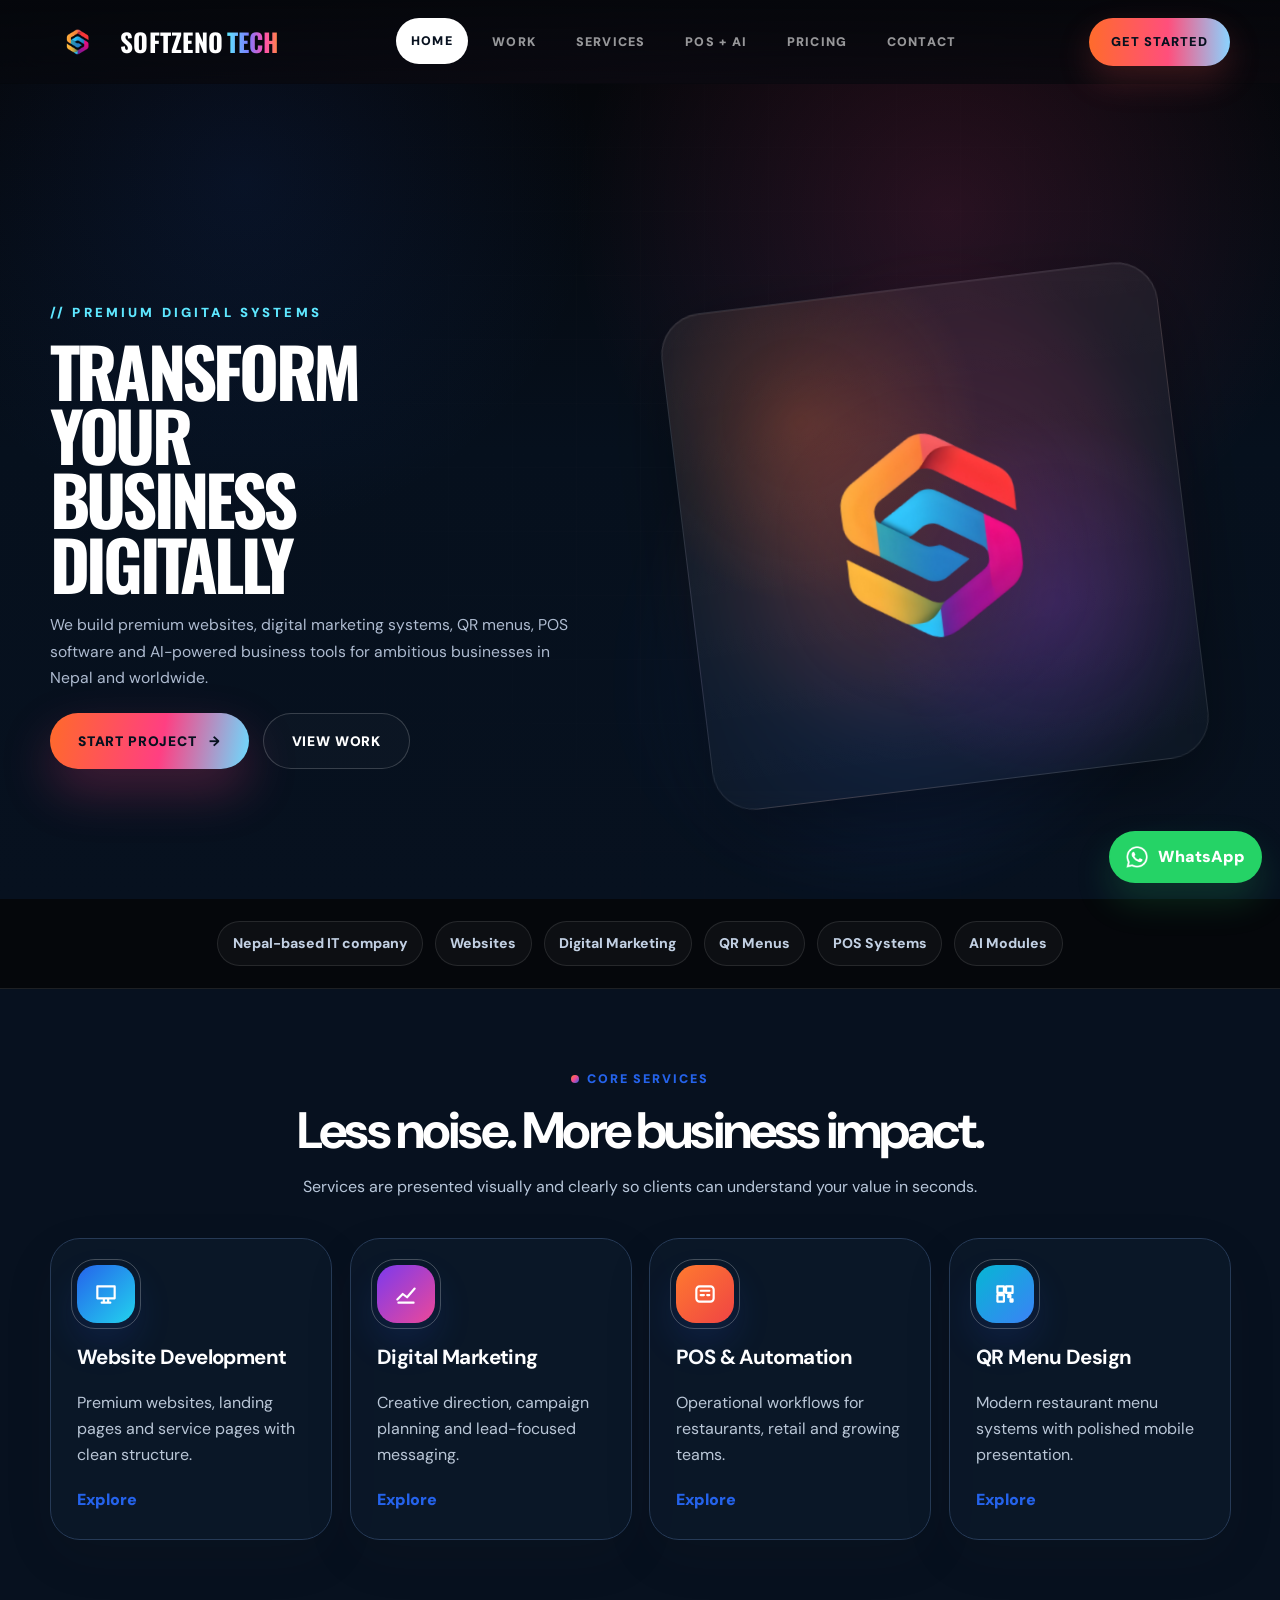
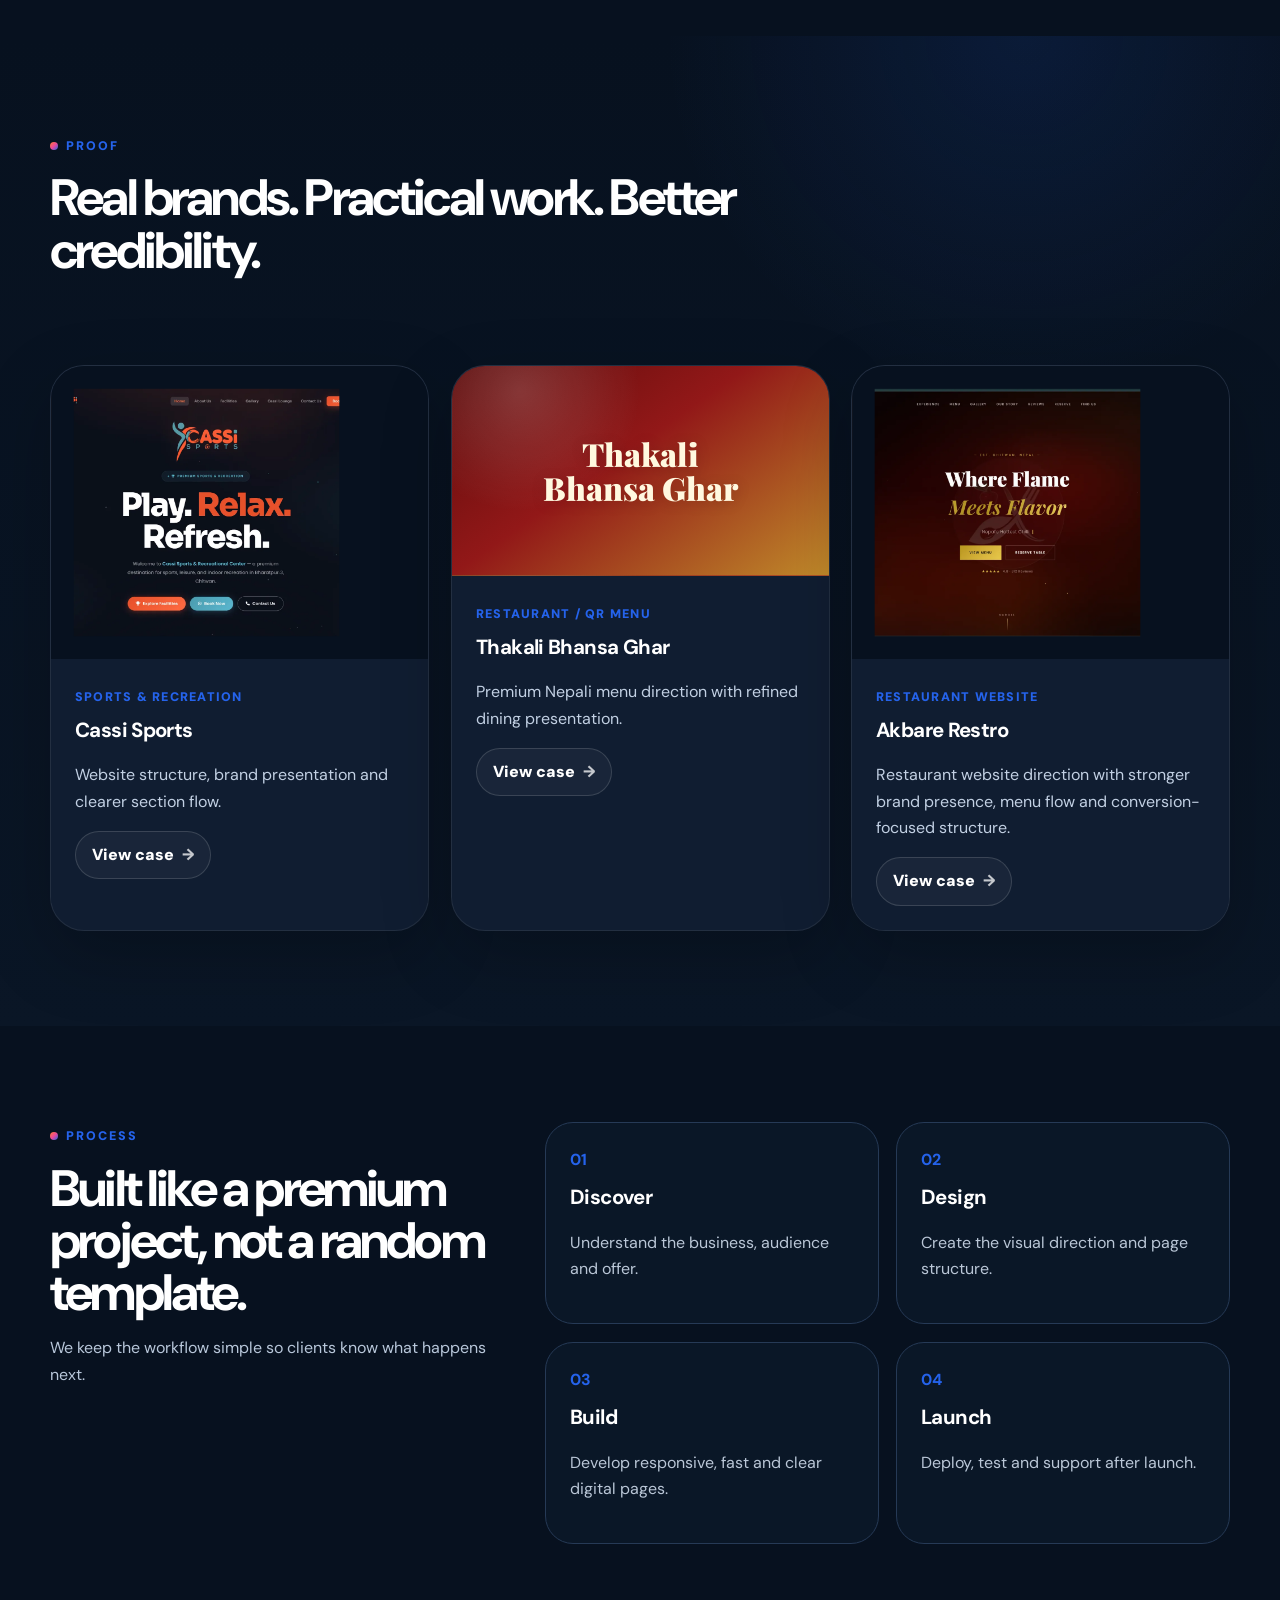
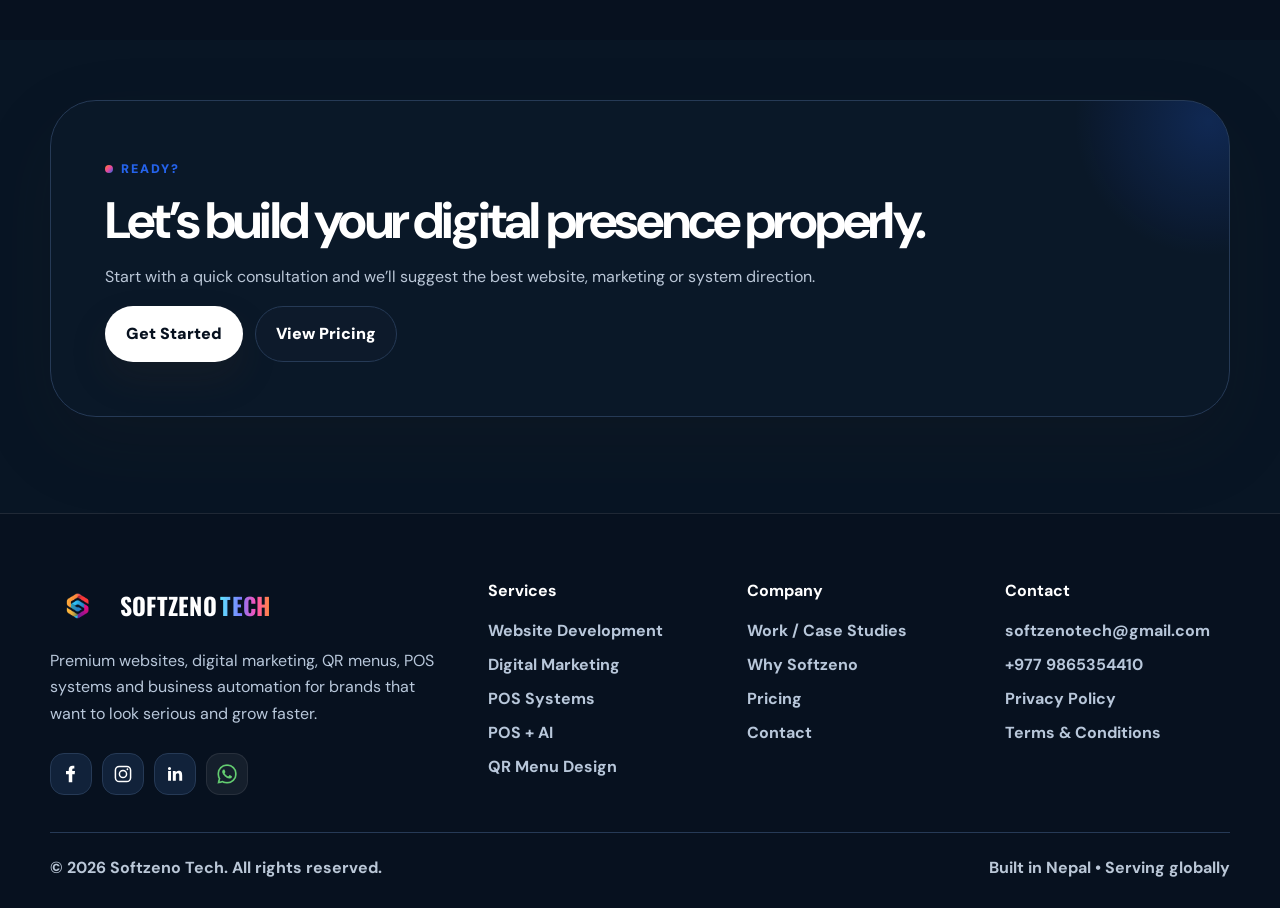
<file: index.html>
<!DOCTYPE html>
<!--
  FILE NOTES: index.html
  Project: Softzeno Tech website
  Purpose: Static HTML page for the Softzeno Tech company website.
  Structure:
  - <head> contains SEO/meta, fonts and stylesheet links.
  - <header> contains brand, navigation, theme toggle and mobile menu.
  - <main> contains page-specific content sections.
  - <footer> contains brand summary, links and contact details.
  - script.js handles theme toggle, mobile menu, reveal animations, form behavior and small interactions.
-->
<html lang="en" data-theme="dark">
<head>
  <meta charset="UTF-8" />
  <meta name="viewport" content="width=device-width, initial-scale=1.0" />
  <title>Softzeno Tech — Premium Digital Studio</title>
  <meta name="description" content="Premium websites, digital marketing, QR menus, POS systems and automation for modern businesses." />
  <meta name="theme-color" content="#f6f2ee" />
  <link rel="icon" href="assets/images/favicon.png" type="image/png" />
  <link rel="preconnect" href="https://fonts.googleapis.com" />
  <link rel="preconnect" href="https://fonts.gstatic.com" crossorigin />
  <link href="https://fonts.googleapis.com/css2?family=DM+Sans:wght@400;500;600;700;800;900&family=Playfair+Display:wght@600;700;800&family=Oswald:wght@600;700&display=swap" rel="stylesheet" />
  <link rel="stylesheet" href="styles.css" />
</head>
<body class="dark-theme">

  <a class="skip-link" href="#main">Skip to content</a>
  <!-- SITE HEADER: logo, navigation, theme toggle and mobile menu -->
  <header class="site-header">
    <div class="container nav-shell">
      <a class="brand" href="index.html" aria-label="Softzeno Tech home">
        <span class="brand-mark"><img src="assets/images/brand-icon.png" alt="Softzeno Tech logo" /></span>
        <span class="brand-word"><span class="brand-soft">Softzeno</span> <strong>Tech</strong></span>
      </a>

      <nav class="nav-links" aria-label="Primary navigation">
        <a href="index.html" class="active">Home</a>
        <a href="work.html" class="">Work</a>
        <a href="services.html" class="">Services</a>
        <a href="pos-ai.html" class="">POS + AI</a>
        <a href="pricing.html" class="">Pricing</a>
        <a href="contact.html" class="">Contact</a>
        <a class="mobile-nav-cta" href="contact.html">Get Started</a>
      </nav>

      
      <div class="nav-actions">
        <a class="nav-cta" href="contact.html">Get Started</a>
        <button class="menu-toggle" type="button" aria-label="Open navigation" aria-expanded="false">
          <span></span><span></span><span></span>
        </button>
      </div>
    </div>
  </header>

  <!-- MAIN CONTENT: landing hero, services, POS, proof, CTA and footer content -->
  <main id="main">



<!-- HERO SECTION: premium dark software-company first impression -->
<section class="hero-transform" id="home">
  <div class="hero-transform-glow" aria-hidden="true"></div>
  <div class="container hero-transform-grid">
    <div class="hero-transform-copy reveal">
      <p class="hero-tech-label">// PREMIUM DIGITAL SYSTEMS</p>
      <h1>
        <span>TRANSFORM</span>
        <span>YOUR</span>
        <span>BUSINESS</span>
        <span>DIGITALLY</span>
      </h1>
      <p class="hero-transform-subtitle">
        We build premium websites, digital marketing systems, QR menus, POS software and AI-powered business tools for ambitious businesses in Nepal and worldwide.
      </p>
      <div class="hero-transform-actions">
        <a class="tech-btn tech-btn-primary" href="contact.html">Start Project <span>→</span></a>
        <a class="tech-btn tech-btn-outline" href="work.html">View Work</a>
      </div>
    </div>

    <div class="hero-transform-visual reveal" aria-label="Softzeno Tech brand visual">
      <div class="logo-orbit-card">
        <img src="assets/images/brand-icon.png" alt="Softzeno Tech brand icon">
      </div>
    </div>
  </div>
</section>

<!-- TRUST STRIP: quick proof of services and positioning -->
<section class="dark-proof-strip">
  <div class="container proof-strip-grid">
    <span>Nepal-based IT company</span>
    <span>Websites</span>
    <span>Digital Marketing</span>
    <span>QR Menus</span>
    <span>POS Systems</span>
    <span>AI Modules</span>
  </div>
</section>


<!-- CORE SERVICES SECTION: visual cards for main service categories -->
<section class="section compact-section">
  <div class="container section-heading center reveal">
    <span class="kicker">Core services</span>
    <h2>Less noise. More business impact.</h2>
    <p>Services are presented visually and clearly so clients can understand your value in seconds.</p>
  </div>

  <div class="container service-display-grid">
    <article class="service-tile reveal">
      <div class="service-icon gradient-blue"><svg viewBox="0 0 24 24"><path d="M4 5h16v11H4zM8 20h8M10 16v4M14 16v4"/></svg></div>
      <h3>Website Development</h3>
      <p>Premium websites, landing pages and service pages with clean structure.</p>
      <a href="services.html#web">Explore</a>
    </article>
    <article class="service-tile reveal">
      <div class="service-icon gradient-pink"><svg viewBox="0 0 24 24"><path d="M4 17l5-5 4 3 7-8M5 20h14"/></svg></div>
      <h3>Digital Marketing</h3>
      <p>Creative direction, campaign planning and lead-focused messaging.</p>
      <a href="services.html#marketing">Explore</a>
    </article>
    <article class="service-tile reveal">
      <div class="service-icon gradient-orange"><svg viewBox="0 0 24 24"><rect x="4" y="5" width="16" height="14" rx="3"/><path d="M8 9h8M8 13h3M14 13h2"/></svg></div>
      <h3>POS & Automation</h3>
      <p>Operational workflows for restaurants, retail and growing teams.</p>
      <a href="services.html#pos">Explore</a>
    </article>
    <article class="service-tile reveal">
      <div class="service-icon gradient-cyan"><svg viewBox="0 0 24 24"><path d="M5 5h6v6H5zM13 5h6v6h-6zM5 13h6v6H5zM15 13h2v2h-2zM17 17h2v2h-2z"/></svg></div>
      <h3>QR Menu Design</h3>
      <p>Modern restaurant menu systems with polished mobile presentation.</p>
      <a href="services.html#qr">Explore</a>
    </article>
  </div>
</section>

<section class="section proof-section">
  <div class="container split-heading">
    <div class="section-heading reveal">
      <span class="kicker">Proof</span>
      <h2>Real brands. Practical work. Better credibility.</h2>
    </div>
  </div>

  <div class="container proof-grid">
    <article class="proof-card reveal">
      <div class="proof-media screenshot-media"><img src="assets/images/projects/cassi-home-screenshot.webp" alt="Cassi Sports website homepage screenshot" loading="lazy" /></div>
      <div class="proof-content">
        <span>Sports & Recreation</span>
        <h3>Cassi Sports</h3>
        <p>Website structure, brand presentation and clearer section flow.</p>
        <a href="case-cassi-sports.html">View case</a>
      </div>
    </article>
    <article class="proof-card reveal">
      <div class="proof-media thakali">Thakali<br />Bhansa Ghar</div>
      <div class="proof-content">
        <span>Restaurant / QR Menu</span>
        <h3>Thakali Bhansa Ghar</h3>
        <p>Premium Nepali menu direction with refined dining presentation.</p>
        <a href="case-thakali-bhansa-ghar.html">View case</a>
      </div>
    </article>
      <article class="proof-card reveal">
      <div class="proof-media screenshot-media akbare-shot"><img src="assets/images/projects/akbare-home-screenshot.webp" alt="Akbare Restro website homepage screenshot" loading="lazy" /></div>
      <div class="proof-content">
        <span>Restaurant Website</span>
        <h3>Akbare Restro</h3>
        <p>Restaurant website direction with stronger brand presence, menu flow and conversion-focused structure.</p>
        <a href="case-akbare-restro.html">View case</a>
      </div>
    </article>
  </div>
</section>

<section class="section soft-section">
  <div class="container process-layout">
    <div class="section-heading reveal">
      <span class="kicker">Process</span>
      <h2>Built like a premium project, not a random template.</h2>
      <p>We keep the workflow simple so clients know what happens next.</p>
    </div>
    <div class="process-steps">
      <article class="step reveal"><b>01</b><h3>Discover</h3><p>Understand the business, audience and offer.</p></article>
      <article class="step reveal"><b>02</b><h3>Design</h3><p>Create the visual direction and page structure.</p></article>
      <article class="step reveal"><b>03</b><h3>Build</h3><p>Develop responsive, fast and clear digital pages.</p></article>
      <article class="step reveal"><b>04</b><h3>Launch</h3><p>Deploy, test and support after launch.</p></article>
    </div>
  </div>
</section>

<section class="section cta-section">
  <div class="container cta-card reveal">
    <span class="kicker">Ready?</span>
    <h2>Let’s build your digital presence properly.</h2>
    <p>Start with a quick consultation and we’ll suggest the best website, marketing or system direction.</p>
    <div class="hero-buttons">
      <a class="btn btn-dark" href="contact.html">Get Started</a>
      <a class="btn btn-light" href="pricing.html">View Pricing</a>
    </div>
  </div>
</section>

  </main>

  <!-- FOOTER: brand summary, service links, company links and contact info -->
  <footer class="footer">
    <div class="container footer-grid">
      <div class="footer-brand-block">
        <a class="brand" href="index.html">
          <span class="brand-mark"><img src="assets/images/brand-icon.png" alt="Softzeno Tech logo" /></span>
          <span class="brand-word"><span class="brand-soft">Softzeno</span> <strong>Tech</strong></span>
        </a>
        <p>Premium websites, digital marketing, QR menus, POS systems and business automation for brands that want to look serious and grow faster.</p>
        <div class="socials" aria-label="Social links">
          <a href="https://www.facebook.com/" target="_blank" rel="noopener" aria-label="Facebook">
            <svg viewBox="0 0 24 24"><path d="M13.5 8.5V6.7c0-.8.5-1.2 1.2-1.2H16V2.2c-.7-.1-1.4-.2-2.2-.2-2.7 0-4.5 1.6-4.5 4.6v1.9H6v3.7h3.3V22h4.2v-9.8h2.9l.4-3.7h-3.3z"/></svg>
          </a>
          <a href="https://www.instagram.com/" target="_blank" rel="noopener" aria-label="Instagram">
            <svg viewBox="0 0 24 24"><path d="M7.5 2h9A5.5 5.5 0 0 1 22 7.5v9A5.5 5.5 0 0 1 16.5 22h-9A5.5 5.5 0 0 1 2 16.5v-9A5.5 5.5 0 0 1 7.5 2zm0 1.8A3.7 3.7 0 0 0 3.8 7.5v9a3.7 3.7 0 0 0 3.7 3.7h9a3.7 3.7 0 0 0 3.7-3.7v-9a3.7 3.7 0 0 0-3.7-3.7zm9.8 1.4a1.1 1.1 0 1 1 0 2.2 1.1 1.1 0 0 1 0-2.2zM12 6.8A5.2 5.2 0 1 1 6.8 12 5.2 5.2 0 0 1 12 6.8zm0 1.8A3.4 3.4 0 1 0 15.4 12 3.4 3.4 0 0 0 12 8.6z"/></svg>
          </a>
          <a href="https://www.linkedin.com/" target="_blank" rel="noopener" aria-label="LinkedIn">
            <svg viewBox="0 0 24 24"><path d="M5.4 3.5A1.9 1.9 0 1 1 3.5 5.4a1.9 1.9 0 0 1 1.9-1.9zM3.7 8.3h3.5V20H3.7zm5.7 0h3.4v1.6h.1a3.8 3.8 0 0 1 3.4-1.9c3.6 0 4.3 2.4 4.3 5.5V20h-3.5v-5.7c0-1.4 0-3.1-1.9-3.1s-2.2 1.5-2.2 3V20H9.4z"/></svg>
          </a>
          <a href="https://wa.me/9779865354410?text=Hi%20Softzeno%20Tech%2C%20I%20want%20to%20start%20a%20project." class="whatsapp-social" aria-label="WhatsApp">
            <img class="wa-icon theme-sensitive footer-whatsapp-icon" src="assets/icons/green.png" data-light-src="assets/icons/green.png" data-dark-src="assets/icons/white.png" alt="" />
          </a>
        </div>
      </div>

      <div>
        <h4>Services</h4>
        <a href="services.html#web">Website Development</a>
        <a href="services.html#marketing">Digital Marketing</a>
        <a href="services.html#pos">POS Systems</a>
        <a href="pos-ai.html">POS + AI</a>
        <a href="services.html#qr">QR Menu Design</a>
      </div>

      <div>
        <h4>Company</h4>
        <a href="work.html">Work / Case Studies</a>
        <a href="why-us.html">Why Softzeno</a>
        <a href="pricing.html">Pricing</a>
        <a href="contact.html">Contact</a>
      </div>

      <div>
        <h4>Contact</h4>
        <a href="mailto:softzenotech@gmail.com">softzenotech@gmail.com</a>
        <a href="tel:+9779865354410">+977 9865354410</a>
        <a href="privacy.html">Privacy Policy</a>
        <a href="terms.html">Terms & Conditions</a>
      </div>
    </div>
    <div class="container footer-bottom">
      <span>© 2026 Softzeno Tech. All rights reserved.</span>
      <span>Built in Nepal • Serving globally</span>
    </div>
  </footer>

  <a class="whatsapp-float whatsapp-link compact-mobile-float" href="https://wa.me/9779865354410?text=Hi%20Softzeno%20Tech%2C%20I%20want%20to%20start%20a%20project." aria-label="Chat on WhatsApp">
    <img class="wa-icon" src="assets/icons/white.png" alt="" />
    <span>WhatsApp</span>
  </a>
  <script src="script.js"></script>

</body>
</html>
</file>
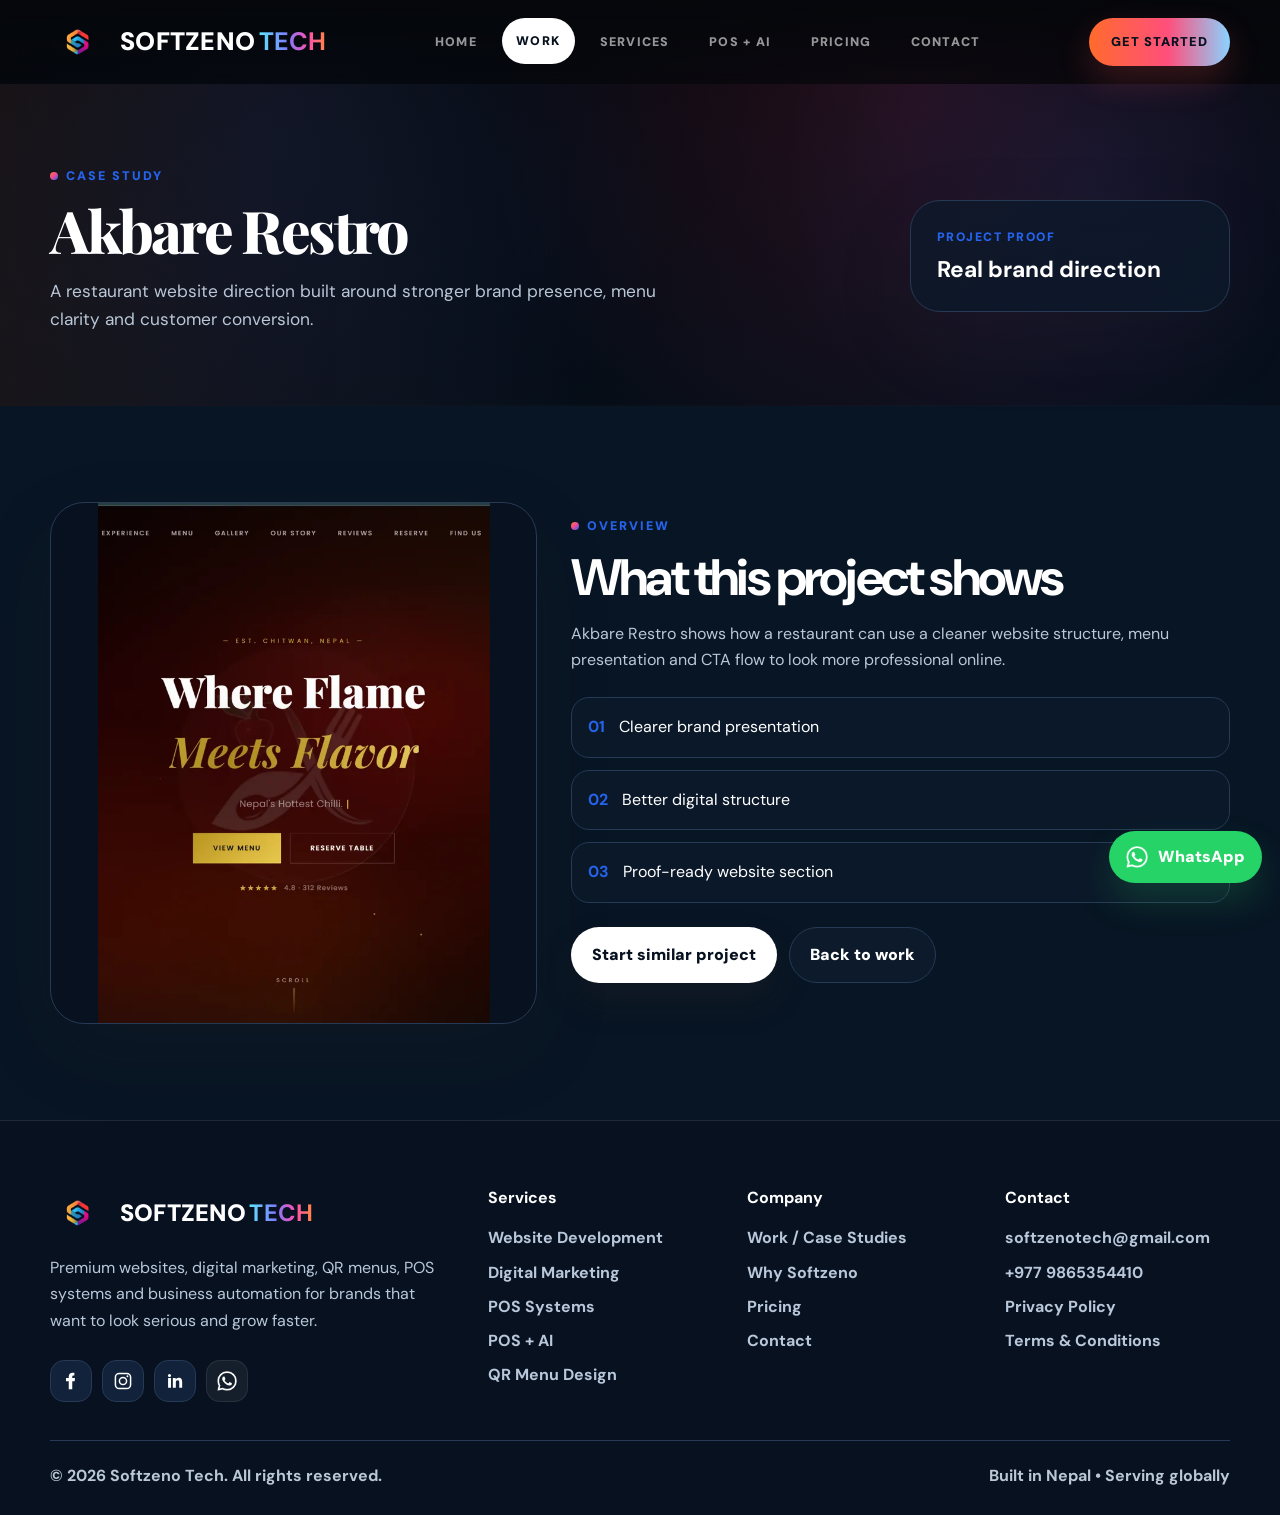
<file: case-akbare-restro.html>
<!DOCTYPE html>
<!--
  FILE NOTES: case-akbare-restro.html
  Project: Softzeno Tech website
  Purpose: Static HTML page for the Softzeno Tech company website.
  Structure:
  - <head> contains SEO/meta, fonts and stylesheet links.
  - <header> contains brand, navigation, theme toggle and mobile menu.
  - <main> contains page-specific content sections.
  - <footer> contains brand summary, links and contact details.
  - script.js handles theme toggle, mobile menu, reveal animations, form behavior and small interactions.
-->
<html lang="en" data-theme="dark">
<head>
  <meta charset="UTF-8" />
  <meta name="viewport" content="width=device-width, initial-scale=1.0" />
  <title>Akbare Restro Case Study — Softzeno Tech</title>
  <meta name="description" content="Akbare Restro website case study by Softzeno Tech." />
  <meta name="theme-color" content="#f6f2ee" />
  <link rel="icon" href="assets/images/favicon.png" type="image/png" />
  <link rel="preconnect" href="https://fonts.googleapis.com" />
  <link rel="preconnect" href="https://fonts.gstatic.com" crossorigin />
  <link href="https://fonts.googleapis.com/css2?family=DM+Sans:wght@400;500;600;700;800;900&family=Playfair+Display:wght@600;700;800&display=swap" rel="stylesheet" />
  <link rel="stylesheet" href="styles.css" />
</head>
<body class="dark-theme">

  <a class="skip-link" href="#main">Skip to content</a>
  <header class="site-header">
    <div class="container nav-shell">
      <a class="brand" href="index.html" aria-label="Softzeno Tech home">
        <span class="brand-mark"><img src="assets/images/brand-icon.png" alt="Softzeno Tech logo" /></span>
        <span class="brand-word"><span class="brand-soft">Softzeno</span> <strong>Tech</strong></span>
      </a>

      <nav class="nav-links" aria-label="Primary navigation">
        <a href="index.html" class="">Home</a>
        <a href="work.html" class="active">Work</a>
        <a href="services.html" class="">Services</a>
        <a href="pos-ai.html" class="">POS + AI</a>
        <a href="pricing.html" class="">Pricing</a>
        <a href="contact.html" class="">Contact</a>
        <a class="mobile-nav-cta" href="contact.html">Get Started</a>
      </nav>

      
      <div class="nav-actions">
        <a class="nav-cta" href="contact.html">Get Started</a>
        <button class="menu-toggle" type="button" aria-label="Open navigation" aria-expanded="false">
          <span></span><span></span><span></span>
        </button>
      </div>
    </div>
  </header>

  <main id="main">

<section class="page-hero">
  <div class="container page-hero-grid">
    <div class="reveal">
      <span class="kicker">Case Study</span>
      <h1>Akbare Restro</h1>
      <p>A restaurant website direction built around stronger brand presence, menu clarity and customer conversion.</p>
    </div>
    <div class="page-note reveal">
      <span>Project proof</span>
      <strong>Real brand direction</strong>
    </div>
  </div>
</section>
<section class="section">
  <div class="container case-grid">
    <div class="case-media case-screenshot reveal">
        <img src="assets/images/projects/akbare-home-screenshot.webp" alt="Full Akbare Restro homepage screenshot" loading="lazy" />
      </div>
    <div class="case-content reveal">
      <span class="kicker">Overview</span>
      <h2>What this project shows</h2>
      <p>Akbare Restro shows how a restaurant can use a cleaner website structure, menu presentation and CTA flow to look more professional online.</p>
      <div class="case-points">
        <article><b>01</b><span>Clearer brand presentation</span></article>
        <article><b>02</b><span>Better digital structure</span></article>
        <article><b>03</b><span>Proof-ready website section</span></article>
      </div>
      <div class="hero-buttons"><a class="btn btn-dark" href="contact.html">Start similar project</a><a class="btn btn-light" href="work.html">Back to work</a></div>
    </div>
  </div>
</section>

  </main>

  <footer class="footer">
    <div class="container footer-grid">
      <div class="footer-brand-block">
        <a class="brand" href="index.html">
          <span class="brand-mark"><img src="assets/images/brand-icon.png" alt="Softzeno Tech logo" /></span>
          <span class="brand-word"><span class="brand-soft">Softzeno</span> <strong>Tech</strong></span>
        </a>
        <p>Premium websites, digital marketing, QR menus, POS systems and business automation for brands that want to look serious and grow faster.</p>
        <div class="socials" aria-label="Social links">
          <a href="https://www.facebook.com/" target="_blank" rel="noopener" aria-label="Facebook">
            <svg viewBox="0 0 24 24"><path d="M13.5 8.5V6.7c0-.8.5-1.2 1.2-1.2H16V2.2c-.7-.1-1.4-.2-2.2-.2-2.7 0-4.5 1.6-4.5 4.6v1.9H6v3.7h3.3V22h4.2v-9.8h2.9l.4-3.7h-3.3z"/></svg>
          </a>
          <a href="https://www.instagram.com/" target="_blank" rel="noopener" aria-label="Instagram">
            <svg viewBox="0 0 24 24"><path d="M7.5 2h9A5.5 5.5 0 0 1 22 7.5v9A5.5 5.5 0 0 1 16.5 22h-9A5.5 5.5 0 0 1 2 16.5v-9A5.5 5.5 0 0 1 7.5 2zm0 1.8A3.7 3.7 0 0 0 3.8 7.5v9a3.7 3.7 0 0 0 3.7 3.7h9a3.7 3.7 0 0 0 3.7-3.7v-9a3.7 3.7 0 0 0-3.7-3.7zm9.8 1.4a1.1 1.1 0 1 1 0 2.2 1.1 1.1 0 0 1 0-2.2zM12 6.8A5.2 5.2 0 1 1 6.8 12 5.2 5.2 0 0 1 12 6.8zm0 1.8A3.4 3.4 0 1 0 15.4 12 3.4 3.4 0 0 0 12 8.6z"/></svg>
          </a>
          <a href="https://www.linkedin.com/" target="_blank" rel="noopener" aria-label="LinkedIn">
            <svg viewBox="0 0 24 24"><path d="M5.4 3.5A1.9 1.9 0 1 1 3.5 5.4a1.9 1.9 0 0 1 1.9-1.9zM3.7 8.3h3.5V20H3.7zm5.7 0h3.4v1.6h.1a3.8 3.8 0 0 1 3.4-1.9c3.6 0 4.3 2.4 4.3 5.5V20h-3.5v-5.7c0-1.4 0-3.1-1.9-3.1s-2.2 1.5-2.2 3V20H9.4z"/></svg>
          </a>
          <a href="https://wa.me/9779865354410?text=Hi%20Softzeno%20Tech%2C%20I%20want%20to%20start%20a%20project." class="whatsapp-social" aria-label="WhatsApp">
            <img class="wa-icon theme-sensitive footer-whatsapp-icon" src="assets/icons/green.png" data-light-src="assets/icons/green.png" data-dark-src="assets/icons/white.png" alt="" />
          </a>
        </div>
      </div>

      <div>
        <h4>Services</h4>
        <a href="services.html#web">Website Development</a>
        <a href="services.html#marketing">Digital Marketing</a>
        <a href="services.html#pos">POS Systems</a>
        <a href="pos-ai.html">POS + AI</a>
        <a href="services.html#qr">QR Menu Design</a>
      </div>

      <div>
        <h4>Company</h4>
        <a href="work.html">Work / Case Studies</a>
        <a href="why-us.html">Why Softzeno</a>
        <a href="pricing.html">Pricing</a>
        <a href="contact.html">Contact</a>
      </div>

      <div>
        <h4>Contact</h4>
        <a href="mailto:softzenotech@gmail.com">softzenotech@gmail.com</a>
        <a href="tel:+9779865354410">+977 9865354410</a>
        <a href="privacy.html">Privacy Policy</a>
        <a href="terms.html">Terms & Conditions</a>
      </div>
    </div>
    <div class="container footer-bottom">
      <span>© 2026 Softzeno Tech. All rights reserved.</span>
      <span>Built in Nepal • Serving globally</span>
    </div>
  </footer>

  <a class="whatsapp-float whatsapp-link compact-mobile-float" href="https://wa.me/9779865354410?text=Hi%20Softzeno%20Tech%2C%20I%20want%20to%20start%20a%20project." aria-label="Chat on WhatsApp">
    <img class="wa-icon" src="assets/icons/white.png" alt="" />
    <span>WhatsApp</span>
  </a>
  <script src="script.js"></script>

</body>
</html>
</file>
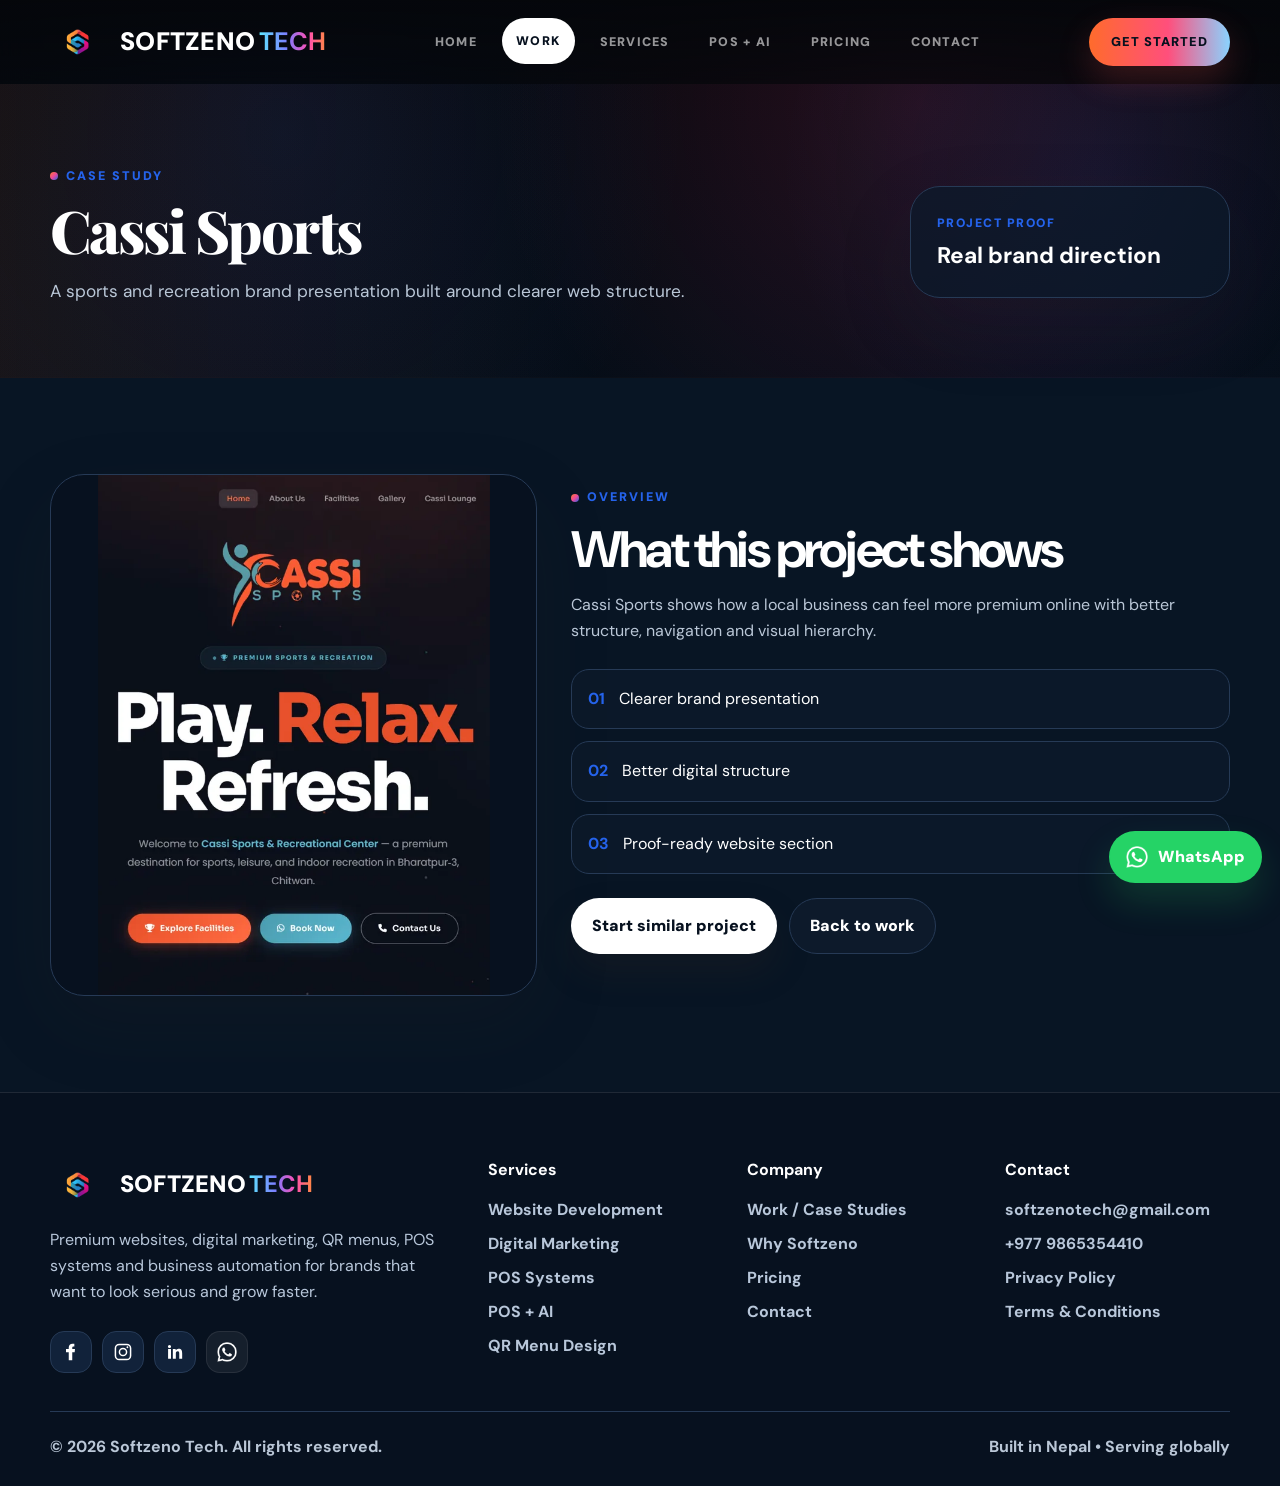
<file: case-cassi-sports.html>
<!DOCTYPE html>
<!--
  FILE NOTES: case-cassi-sports.html
  Project: Softzeno Tech website
  Purpose: Static HTML page for the Softzeno Tech company website.
  Structure:
  - <head> contains SEO/meta, fonts and stylesheet links.
  - <header> contains brand, navigation, theme toggle and mobile menu.
  - <main> contains page-specific content sections.
  - <footer> contains brand summary, links and contact details.
  - script.js handles theme toggle, mobile menu, reveal animations, form behavior and small interactions.
-->
<html lang="en" data-theme="dark">
<head>
  <meta charset="UTF-8" />
  <meta name="viewport" content="width=device-width, initial-scale=1.0" />
  <title>Cassi Sports Case Study — Softzeno Tech</title>
  <meta name="description" content="Cassi Sports case study by Softzeno Tech." />
  <meta name="theme-color" content="#f6f2ee" />
  <link rel="icon" href="assets/images/favicon.png" type="image/png" />
  <link rel="preconnect" href="https://fonts.googleapis.com" />
  <link rel="preconnect" href="https://fonts.gstatic.com" crossorigin />
  <link href="https://fonts.googleapis.com/css2?family=DM+Sans:wght@400;500;600;700;800;900&family=Playfair+Display:wght@600;700;800&display=swap" rel="stylesheet" />
  <link rel="stylesheet" href="styles.css" />
</head>
<body class="dark-theme">

  <a class="skip-link" href="#main">Skip to content</a>
  <header class="site-header">
    <div class="container nav-shell">
      <a class="brand" href="index.html" aria-label="Softzeno Tech home">
        <span class="brand-mark"><img src="assets/images/brand-icon.png" alt="Softzeno Tech logo" /></span>
        <span class="brand-word"><span class="brand-soft">Softzeno</span> <strong>Tech</strong></span>
      </a>

      <nav class="nav-links" aria-label="Primary navigation">
        <a href="index.html" class="">Home</a>
        <a href="work.html" class="active">Work</a>
        <a href="services.html" class="">Services</a>
        <a href="pos-ai.html" class="">POS + AI</a>
        <a href="pricing.html" class="">Pricing</a>
        <a href="contact.html" class="">Contact</a>
        <a class="mobile-nav-cta" href="contact.html">Get Started</a>
      </nav>

      
      <div class="nav-actions">
        <a class="nav-cta" href="contact.html">Get Started</a>
        <button class="menu-toggle" type="button" aria-label="Open navigation" aria-expanded="false">
          <span></span><span></span><span></span>
        </button>
      </div>
    </div>
  </header>

  <main id="main">

<section class="page-hero">
  <div class="container page-hero-grid">
    <div class="reveal">
      <span class="kicker">Case Study</span>
      <h1>Cassi Sports</h1>
      <p>A sports and recreation brand presentation built around clearer web structure.</p>
    </div>
    <div class="page-note reveal">
      <span>Project proof</span>
      <strong>Real brand direction</strong>
    </div>
  </div>
</section>
<section class="section">
  <div class="container case-grid">
    <div class="case-media case-screenshot reveal">
        <img src="assets/images/projects/cassi-home-screenshot.webp" alt="Full Cassi Sports homepage screenshot" loading="lazy" />
      </div>
    <div class="case-content reveal">
      <span class="kicker">Overview</span>
      <h2>What this project shows</h2>
      <p>Cassi Sports shows how a local business can feel more premium online with better structure, navigation and visual hierarchy.</p>
      <div class="case-points">
        <article><b>01</b><span>Clearer brand presentation</span></article>
        <article><b>02</b><span>Better digital structure</span></article>
        <article><b>03</b><span>Proof-ready website section</span></article>
      </div>
      <div class="hero-buttons"><a class="btn btn-dark" href="contact.html">Start similar project</a><a class="btn btn-light" href="work.html">Back to work</a></div>
    </div>
  </div>
</section>

  </main>

  <footer class="footer">
    <div class="container footer-grid">
      <div class="footer-brand-block">
        <a class="brand" href="index.html">
          <span class="brand-mark"><img src="assets/images/brand-icon.png" alt="Softzeno Tech logo" /></span>
          <span class="brand-word"><span class="brand-soft">Softzeno</span> <strong>Tech</strong></span>
        </a>
        <p>Premium websites, digital marketing, QR menus, POS systems and business automation for brands that want to look serious and grow faster.</p>
        <div class="socials" aria-label="Social links">
          <a href="https://www.facebook.com/" target="_blank" rel="noopener" aria-label="Facebook">
            <svg viewBox="0 0 24 24"><path d="M13.5 8.5V6.7c0-.8.5-1.2 1.2-1.2H16V2.2c-.7-.1-1.4-.2-2.2-.2-2.7 0-4.5 1.6-4.5 4.6v1.9H6v3.7h3.3V22h4.2v-9.8h2.9l.4-3.7h-3.3z"/></svg>
          </a>
          <a href="https://www.instagram.com/" target="_blank" rel="noopener" aria-label="Instagram">
            <svg viewBox="0 0 24 24"><path d="M7.5 2h9A5.5 5.5 0 0 1 22 7.5v9A5.5 5.5 0 0 1 16.5 22h-9A5.5 5.5 0 0 1 2 16.5v-9A5.5 5.5 0 0 1 7.5 2zm0 1.8A3.7 3.7 0 0 0 3.8 7.5v9a3.7 3.7 0 0 0 3.7 3.7h9a3.7 3.7 0 0 0 3.7-3.7v-9a3.7 3.7 0 0 0-3.7-3.7zm9.8 1.4a1.1 1.1 0 1 1 0 2.2 1.1 1.1 0 0 1 0-2.2zM12 6.8A5.2 5.2 0 1 1 6.8 12 5.2 5.2 0 0 1 12 6.8zm0 1.8A3.4 3.4 0 1 0 15.4 12 3.4 3.4 0 0 0 12 8.6z"/></svg>
          </a>
          <a href="https://www.linkedin.com/" target="_blank" rel="noopener" aria-label="LinkedIn">
            <svg viewBox="0 0 24 24"><path d="M5.4 3.5A1.9 1.9 0 1 1 3.5 5.4a1.9 1.9 0 0 1 1.9-1.9zM3.7 8.3h3.5V20H3.7zm5.7 0h3.4v1.6h.1a3.8 3.8 0 0 1 3.4-1.9c3.6 0 4.3 2.4 4.3 5.5V20h-3.5v-5.7c0-1.4 0-3.1-1.9-3.1s-2.2 1.5-2.2 3V20H9.4z"/></svg>
          </a>
          <a href="https://wa.me/9779865354410?text=Hi%20Softzeno%20Tech%2C%20I%20want%20to%20start%20a%20project." class="whatsapp-social" aria-label="WhatsApp">
            <img class="wa-icon theme-sensitive footer-whatsapp-icon" src="assets/icons/green.png" data-light-src="assets/icons/green.png" data-dark-src="assets/icons/white.png" alt="" />
          </a>
        </div>
      </div>

      <div>
        <h4>Services</h4>
        <a href="services.html#web">Website Development</a>
        <a href="services.html#marketing">Digital Marketing</a>
        <a href="services.html#pos">POS Systems</a>
        <a href="pos-ai.html">POS + AI</a>
        <a href="services.html#qr">QR Menu Design</a>
      </div>

      <div>
        <h4>Company</h4>
        <a href="work.html">Work / Case Studies</a>
        <a href="why-us.html">Why Softzeno</a>
        <a href="pricing.html">Pricing</a>
        <a href="contact.html">Contact</a>
      </div>

      <div>
        <h4>Contact</h4>
        <a href="mailto:softzenotech@gmail.com">softzenotech@gmail.com</a>
        <a href="tel:+9779865354410">+977 9865354410</a>
        <a href="privacy.html">Privacy Policy</a>
        <a href="terms.html">Terms & Conditions</a>
      </div>
    </div>
    <div class="container footer-bottom">
      <span>© 2026 Softzeno Tech. All rights reserved.</span>
      <span>Built in Nepal • Serving globally</span>
    </div>
  </footer>

  <a class="whatsapp-float whatsapp-link compact-mobile-float" href="https://wa.me/9779865354410?text=Hi%20Softzeno%20Tech%2C%20I%20want%20to%20start%20a%20project." aria-label="Chat on WhatsApp">
    <img class="wa-icon" src="assets/icons/white.png" alt="" />
    <span>WhatsApp</span>
  </a>
  <script src="script.js"></script>

</body>
</html>
</file>
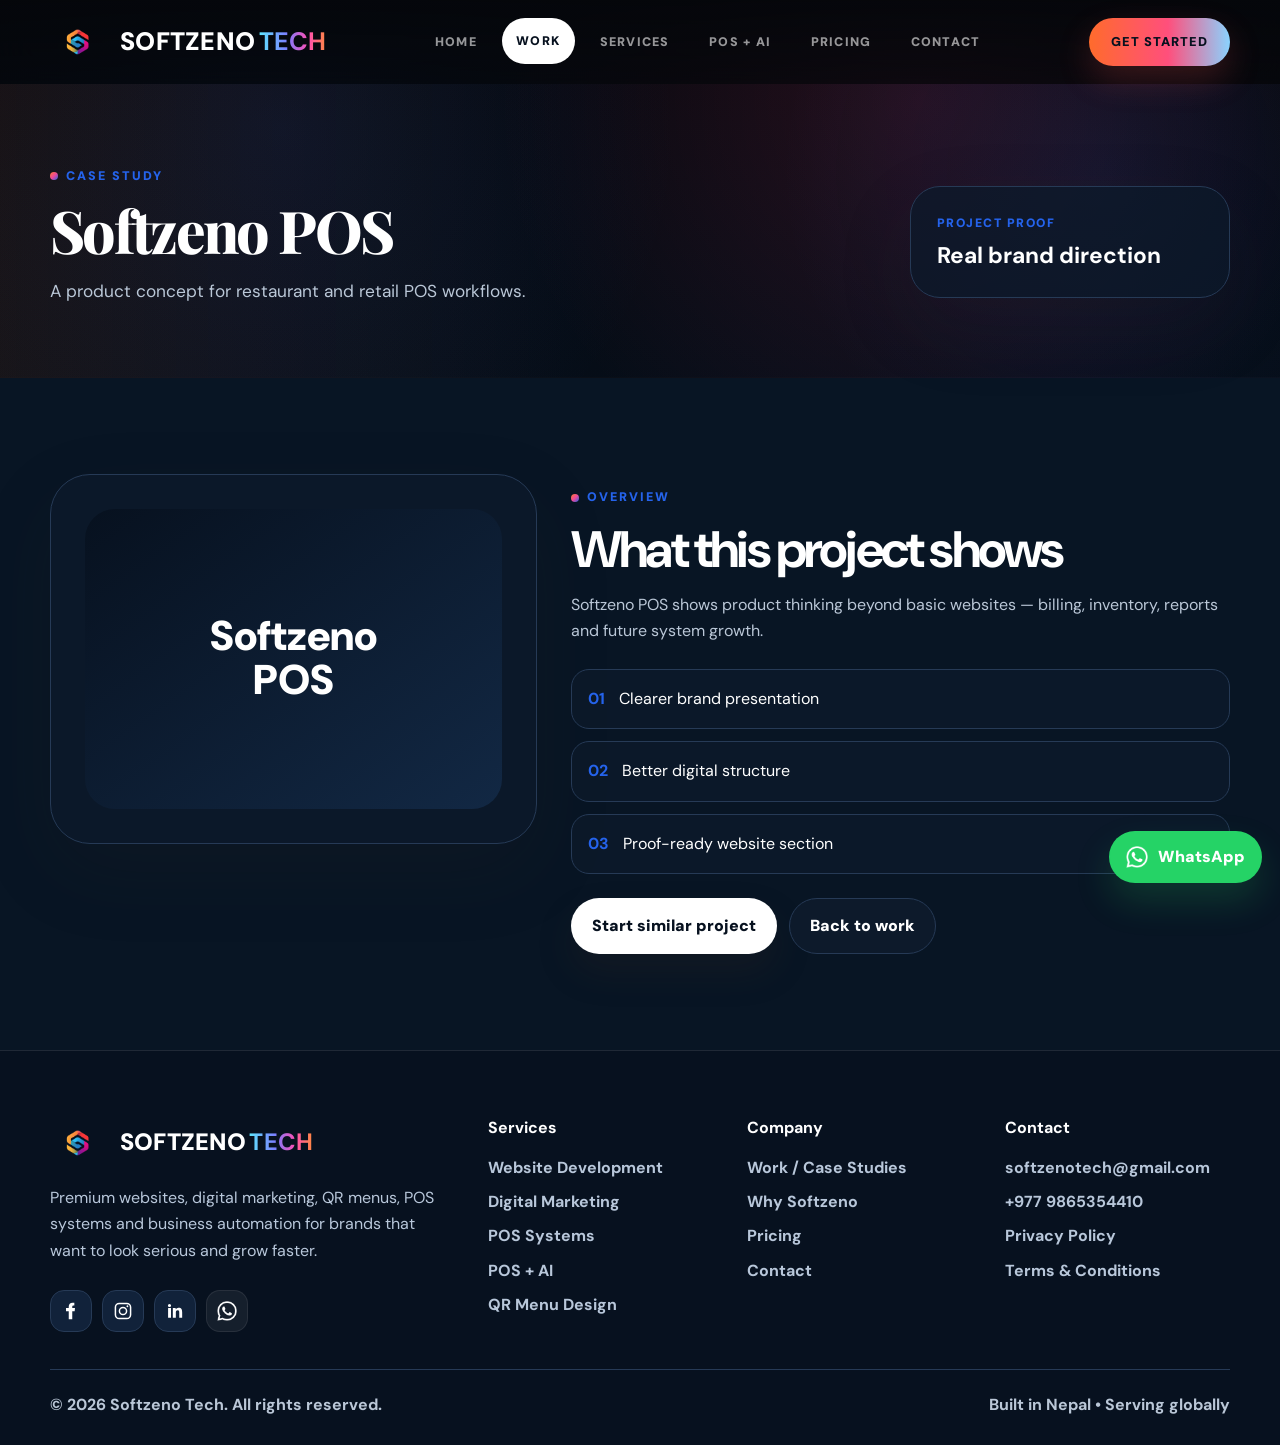
<file: case-softzeno-pos.html>
<!DOCTYPE html>
<!--
  FILE NOTES: case-softzeno-pos.html
  Project: Softzeno Tech website
  Purpose: Static HTML page for the Softzeno Tech company website.
  Structure:
  - <head> contains SEO/meta, fonts and stylesheet links.
  - <header> contains brand, navigation, theme toggle and mobile menu.
  - <main> contains page-specific content sections.
  - <footer> contains brand summary, links and contact details.
  - script.js handles theme toggle, mobile menu, reveal animations, form behavior and small interactions.
-->
<html lang="en" data-theme="dark">
<head>
  <meta charset="UTF-8" />
  <meta name="viewport" content="width=device-width, initial-scale=1.0" />
  <title>Softzeno POS Case Study — Softzeno Tech</title>
  <meta name="description" content="Softzeno POS product concept case study." />
  <meta name="theme-color" content="#f6f2ee" />
  <link rel="icon" href="assets/images/favicon.png" type="image/png" />
  <link rel="preconnect" href="https://fonts.googleapis.com" />
  <link rel="preconnect" href="https://fonts.gstatic.com" crossorigin />
  <link href="https://fonts.googleapis.com/css2?family=DM+Sans:wght@400;500;600;700;800;900&family=Playfair+Display:wght@600;700;800&display=swap" rel="stylesheet" />
  <link rel="stylesheet" href="styles.css" />
</head>
<body class="dark-theme">

  <a class="skip-link" href="#main">Skip to content</a>
  <header class="site-header">
    <div class="container nav-shell">
      <a class="brand" href="index.html" aria-label="Softzeno Tech home">
        <span class="brand-mark"><img src="assets/images/brand-icon.png" alt="Softzeno Tech logo" /></span>
        <span class="brand-word"><span class="brand-soft">Softzeno</span> <strong>Tech</strong></span>
      </a>

      <nav class="nav-links" aria-label="Primary navigation">
        <a href="index.html" class="">Home</a>
        <a href="work.html" class="active">Work</a>
        <a href="services.html" class="">Services</a>
        <a href="pos-ai.html" class="">POS + AI</a>
        <a href="pricing.html" class="">Pricing</a>
        <a href="contact.html" class="">Contact</a>
        <a class="mobile-nav-cta" href="contact.html">Get Started</a>
      </nav>

      
      <div class="nav-actions">
        <a class="nav-cta" href="contact.html">Get Started</a>
        <button class="menu-toggle" type="button" aria-label="Open navigation" aria-expanded="false">
          <span></span><span></span><span></span>
        </button>
      </div>
    </div>
  </header>

  <main id="main">

<section class="page-hero">
  <div class="container page-hero-grid">
    <div class="reveal">
      <span class="kicker">Case Study</span>
      <h1>Softzeno POS</h1>
      <p>A product concept for restaurant and retail POS workflows.</p>
    </div>
    <div class="page-note reveal">
      <span>Project proof</span>
      <strong>Real brand direction</strong>
    </div>
  </div>
</section>
<section class="section">
  <div class="container case-grid">
    <div class="case-media reveal"><div class="case-name pos">Softzeno<br />POS</div></div>
    <div class="case-content reveal">
      <span class="kicker">Overview</span>
      <h2>What this project shows</h2>
      <p>Softzeno POS shows product thinking beyond basic websites — billing, inventory, reports and future system growth.</p>
      <div class="case-points">
        <article><b>01</b><span>Clearer brand presentation</span></article>
        <article><b>02</b><span>Better digital structure</span></article>
        <article><b>03</b><span>Proof-ready website section</span></article>
      </div>
      <div class="hero-buttons"><a class="btn btn-dark" href="contact.html">Start similar project</a><a class="btn btn-light" href="work.html">Back to work</a></div>
    </div>
  </div>
</section>

  </main>

  <footer class="footer">
    <div class="container footer-grid">
      <div class="footer-brand-block">
        <a class="brand" href="index.html">
          <span class="brand-mark"><img src="assets/images/brand-icon.png" alt="Softzeno Tech logo" /></span>
          <span class="brand-word"><span class="brand-soft">Softzeno</span> <strong>Tech</strong></span>
        </a>
        <p>Premium websites, digital marketing, QR menus, POS systems and business automation for brands that want to look serious and grow faster.</p>
        <div class="socials" aria-label="Social links">
          <a href="https://www.facebook.com/" target="_blank" rel="noopener" aria-label="Facebook">
            <svg viewBox="0 0 24 24"><path d="M13.5 8.5V6.7c0-.8.5-1.2 1.2-1.2H16V2.2c-.7-.1-1.4-.2-2.2-.2-2.7 0-4.5 1.6-4.5 4.6v1.9H6v3.7h3.3V22h4.2v-9.8h2.9l.4-3.7h-3.3z"/></svg>
          </a>
          <a href="https://www.instagram.com/" target="_blank" rel="noopener" aria-label="Instagram">
            <svg viewBox="0 0 24 24"><path d="M7.5 2h9A5.5 5.5 0 0 1 22 7.5v9A5.5 5.5 0 0 1 16.5 22h-9A5.5 5.5 0 0 1 2 16.5v-9A5.5 5.5 0 0 1 7.5 2zm0 1.8A3.7 3.7 0 0 0 3.8 7.5v9a3.7 3.7 0 0 0 3.7 3.7h9a3.7 3.7 0 0 0 3.7-3.7v-9a3.7 3.7 0 0 0-3.7-3.7zm9.8 1.4a1.1 1.1 0 1 1 0 2.2 1.1 1.1 0 0 1 0-2.2zM12 6.8A5.2 5.2 0 1 1 6.8 12 5.2 5.2 0 0 1 12 6.8zm0 1.8A3.4 3.4 0 1 0 15.4 12 3.4 3.4 0 0 0 12 8.6z"/></svg>
          </a>
          <a href="https://www.linkedin.com/" target="_blank" rel="noopener" aria-label="LinkedIn">
            <svg viewBox="0 0 24 24"><path d="M5.4 3.5A1.9 1.9 0 1 1 3.5 5.4a1.9 1.9 0 0 1 1.9-1.9zM3.7 8.3h3.5V20H3.7zm5.7 0h3.4v1.6h.1a3.8 3.8 0 0 1 3.4-1.9c3.6 0 4.3 2.4 4.3 5.5V20h-3.5v-5.7c0-1.4 0-3.1-1.9-3.1s-2.2 1.5-2.2 3V20H9.4z"/></svg>
          </a>
          <a href="https://wa.me/9779865354410?text=Hi%20Softzeno%20Tech%2C%20I%20want%20to%20start%20a%20project." class="whatsapp-social" aria-label="WhatsApp">
            <img class="wa-icon theme-sensitive footer-whatsapp-icon" src="assets/icons/green.png" data-light-src="assets/icons/green.png" data-dark-src="assets/icons/white.png" alt="" />
          </a>
        </div>
      </div>

      <div>
        <h4>Services</h4>
        <a href="services.html#web">Website Development</a>
        <a href="services.html#marketing">Digital Marketing</a>
        <a href="services.html#pos">POS Systems</a>
        <a href="pos-ai.html">POS + AI</a>
        <a href="services.html#qr">QR Menu Design</a>
      </div>

      <div>
        <h4>Company</h4>
        <a href="work.html">Work / Case Studies</a>
        <a href="why-us.html">Why Softzeno</a>
        <a href="pricing.html">Pricing</a>
        <a href="contact.html">Contact</a>
      </div>

      <div>
        <h4>Contact</h4>
        <a href="mailto:softzenotech@gmail.com">softzenotech@gmail.com</a>
        <a href="tel:+9779865354410">+977 9865354410</a>
        <a href="privacy.html">Privacy Policy</a>
        <a href="terms.html">Terms & Conditions</a>
      </div>
    </div>
    <div class="container footer-bottom">
      <span>© 2026 Softzeno Tech. All rights reserved.</span>
      <span>Built in Nepal • Serving globally</span>
    </div>
  </footer>

  <a class="whatsapp-float whatsapp-link compact-mobile-float" href="https://wa.me/9779865354410?text=Hi%20Softzeno%20Tech%2C%20I%20want%20to%20start%20a%20project." aria-label="Chat on WhatsApp">
    <img class="wa-icon" src="assets/icons/white.png" alt="" />
    <span>WhatsApp</span>
  </a>
  <script src="script.js"></script>

</body>
</html>
</file>
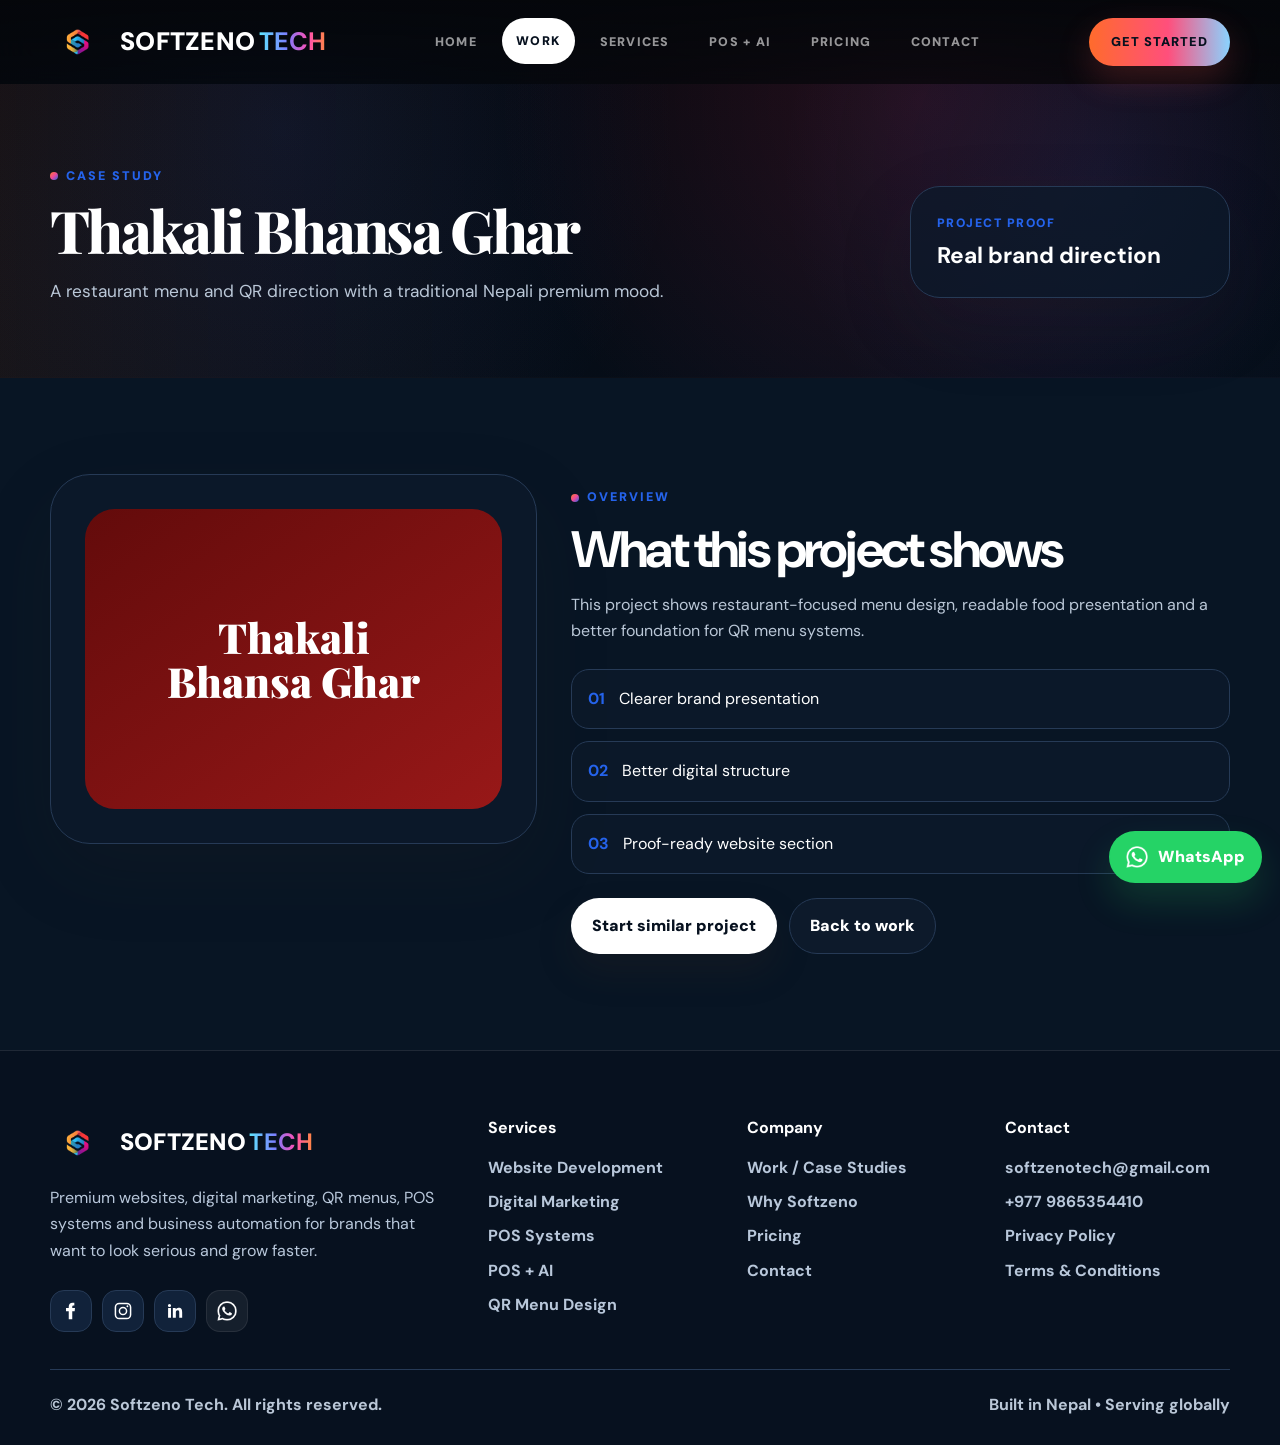
<file: case-thakali-bhansa-ghar.html>
<!DOCTYPE html>
<!--
  FILE NOTES: case-thakali-bhansa-ghar.html
  Project: Softzeno Tech website
  Purpose: Static HTML page for the Softzeno Tech company website.
  Structure:
  - <head> contains SEO/meta, fonts and stylesheet links.
  - <header> contains brand, navigation, theme toggle and mobile menu.
  - <main> contains page-specific content sections.
  - <footer> contains brand summary, links and contact details.
  - script.js handles theme toggle, mobile menu, reveal animations, form behavior and small interactions.
-->
<html lang="en" data-theme="dark">
<head>
  <meta charset="UTF-8" />
  <meta name="viewport" content="width=device-width, initial-scale=1.0" />
  <title>Thakali Bhansa Ghar Case Study — Softzeno Tech</title>
  <meta name="description" content="Thakali Bhansa Ghar menu design case study." />
  <meta name="theme-color" content="#f6f2ee" />
  <link rel="icon" href="assets/images/favicon.png" type="image/png" />
  <link rel="preconnect" href="https://fonts.googleapis.com" />
  <link rel="preconnect" href="https://fonts.gstatic.com" crossorigin />
  <link href="https://fonts.googleapis.com/css2?family=DM+Sans:wght@400;500;600;700;800;900&family=Playfair+Display:wght@600;700;800&display=swap" rel="stylesheet" />
  <link rel="stylesheet" href="styles.css" />
</head>
<body class="dark-theme">

  <a class="skip-link" href="#main">Skip to content</a>
  <header class="site-header">
    <div class="container nav-shell">
      <a class="brand" href="index.html" aria-label="Softzeno Tech home">
        <span class="brand-mark"><img src="assets/images/brand-icon.png" alt="Softzeno Tech logo" /></span>
        <span class="brand-word"><span class="brand-soft">Softzeno</span> <strong>Tech</strong></span>
      </a>

      <nav class="nav-links" aria-label="Primary navigation">
        <a href="index.html" class="">Home</a>
        <a href="work.html" class="active">Work</a>
        <a href="services.html" class="">Services</a>
        <a href="pos-ai.html" class="">POS + AI</a>
        <a href="pricing.html" class="">Pricing</a>
        <a href="contact.html" class="">Contact</a>
        <a class="mobile-nav-cta" href="contact.html">Get Started</a>
      </nav>

      
      <div class="nav-actions">
        <a class="nav-cta" href="contact.html">Get Started</a>
        <button class="menu-toggle" type="button" aria-label="Open navigation" aria-expanded="false">
          <span></span><span></span><span></span>
        </button>
      </div>
    </div>
  </header>

  <main id="main">

<section class="page-hero">
  <div class="container page-hero-grid">
    <div class="reveal">
      <span class="kicker">Case Study</span>
      <h1>Thakali Bhansa Ghar</h1>
      <p>A restaurant menu and QR direction with a traditional Nepali premium mood.</p>
    </div>
    <div class="page-note reveal">
      <span>Project proof</span>
      <strong>Real brand direction</strong>
    </div>
  </div>
</section>
<section class="section">
  <div class="container case-grid">
    <div class="case-media reveal"><div class="case-name thakali">Thakali<br />Bhansa Ghar</div></div>
    <div class="case-content reveal">
      <span class="kicker">Overview</span>
      <h2>What this project shows</h2>
      <p>This project shows restaurant-focused menu design, readable food presentation and a better foundation for QR menu systems.</p>
      <div class="case-points">
        <article><b>01</b><span>Clearer brand presentation</span></article>
        <article><b>02</b><span>Better digital structure</span></article>
        <article><b>03</b><span>Proof-ready website section</span></article>
      </div>
      <div class="hero-buttons"><a class="btn btn-dark" href="contact.html">Start similar project</a><a class="btn btn-light" href="work.html">Back to work</a></div>
    </div>
  </div>
</section>

  </main>

  <footer class="footer">
    <div class="container footer-grid">
      <div class="footer-brand-block">
        <a class="brand" href="index.html">
          <span class="brand-mark"><img src="assets/images/brand-icon.png" alt="Softzeno Tech logo" /></span>
          <span class="brand-word"><span class="brand-soft">Softzeno</span> <strong>Tech</strong></span>
        </a>
        <p>Premium websites, digital marketing, QR menus, POS systems and business automation for brands that want to look serious and grow faster.</p>
        <div class="socials" aria-label="Social links">
          <a href="https://www.facebook.com/" target="_blank" rel="noopener" aria-label="Facebook">
            <svg viewBox="0 0 24 24"><path d="M13.5 8.5V6.7c0-.8.5-1.2 1.2-1.2H16V2.2c-.7-.1-1.4-.2-2.2-.2-2.7 0-4.5 1.6-4.5 4.6v1.9H6v3.7h3.3V22h4.2v-9.8h2.9l.4-3.7h-3.3z"/></svg>
          </a>
          <a href="https://www.instagram.com/" target="_blank" rel="noopener" aria-label="Instagram">
            <svg viewBox="0 0 24 24"><path d="M7.5 2h9A5.5 5.5 0 0 1 22 7.5v9A5.5 5.5 0 0 1 16.5 22h-9A5.5 5.5 0 0 1 2 16.5v-9A5.5 5.5 0 0 1 7.5 2zm0 1.8A3.7 3.7 0 0 0 3.8 7.5v9a3.7 3.7 0 0 0 3.7 3.7h9a3.7 3.7 0 0 0 3.7-3.7v-9a3.7 3.7 0 0 0-3.7-3.7zm9.8 1.4a1.1 1.1 0 1 1 0 2.2 1.1 1.1 0 0 1 0-2.2zM12 6.8A5.2 5.2 0 1 1 6.8 12 5.2 5.2 0 0 1 12 6.8zm0 1.8A3.4 3.4 0 1 0 15.4 12 3.4 3.4 0 0 0 12 8.6z"/></svg>
          </a>
          <a href="https://www.linkedin.com/" target="_blank" rel="noopener" aria-label="LinkedIn">
            <svg viewBox="0 0 24 24"><path d="M5.4 3.5A1.9 1.9 0 1 1 3.5 5.4a1.9 1.9 0 0 1 1.9-1.9zM3.7 8.3h3.5V20H3.7zm5.7 0h3.4v1.6h.1a3.8 3.8 0 0 1 3.4-1.9c3.6 0 4.3 2.4 4.3 5.5V20h-3.5v-5.7c0-1.4 0-3.1-1.9-3.1s-2.2 1.5-2.2 3V20H9.4z"/></svg>
          </a>
          <a href="https://wa.me/9779865354410?text=Hi%20Softzeno%20Tech%2C%20I%20want%20to%20start%20a%20project." class="whatsapp-social" aria-label="WhatsApp">
            <img class="wa-icon theme-sensitive footer-whatsapp-icon" src="assets/icons/green.png" data-light-src="assets/icons/green.png" data-dark-src="assets/icons/white.png" alt="" />
          </a>
        </div>
      </div>

      <div>
        <h4>Services</h4>
        <a href="services.html#web">Website Development</a>
        <a href="services.html#marketing">Digital Marketing</a>
        <a href="services.html#pos">POS Systems</a>
        <a href="pos-ai.html">POS + AI</a>
        <a href="services.html#qr">QR Menu Design</a>
      </div>

      <div>
        <h4>Company</h4>
        <a href="work.html">Work / Case Studies</a>
        <a href="why-us.html">Why Softzeno</a>
        <a href="pricing.html">Pricing</a>
        <a href="contact.html">Contact</a>
      </div>

      <div>
        <h4>Contact</h4>
        <a href="mailto:softzenotech@gmail.com">softzenotech@gmail.com</a>
        <a href="tel:+9779865354410">+977 9865354410</a>
        <a href="privacy.html">Privacy Policy</a>
        <a href="terms.html">Terms & Conditions</a>
      </div>
    </div>
    <div class="container footer-bottom">
      <span>© 2026 Softzeno Tech. All rights reserved.</span>
      <span>Built in Nepal • Serving globally</span>
    </div>
  </footer>

  <a class="whatsapp-float whatsapp-link compact-mobile-float" href="https://wa.me/9779865354410?text=Hi%20Softzeno%20Tech%2C%20I%20want%20to%20start%20a%20project." aria-label="Chat on WhatsApp">
    <img class="wa-icon" src="assets/icons/white.png" alt="" />
    <span>WhatsApp</span>
  </a>
  <script src="script.js"></script>

</body>
</html>
</file>
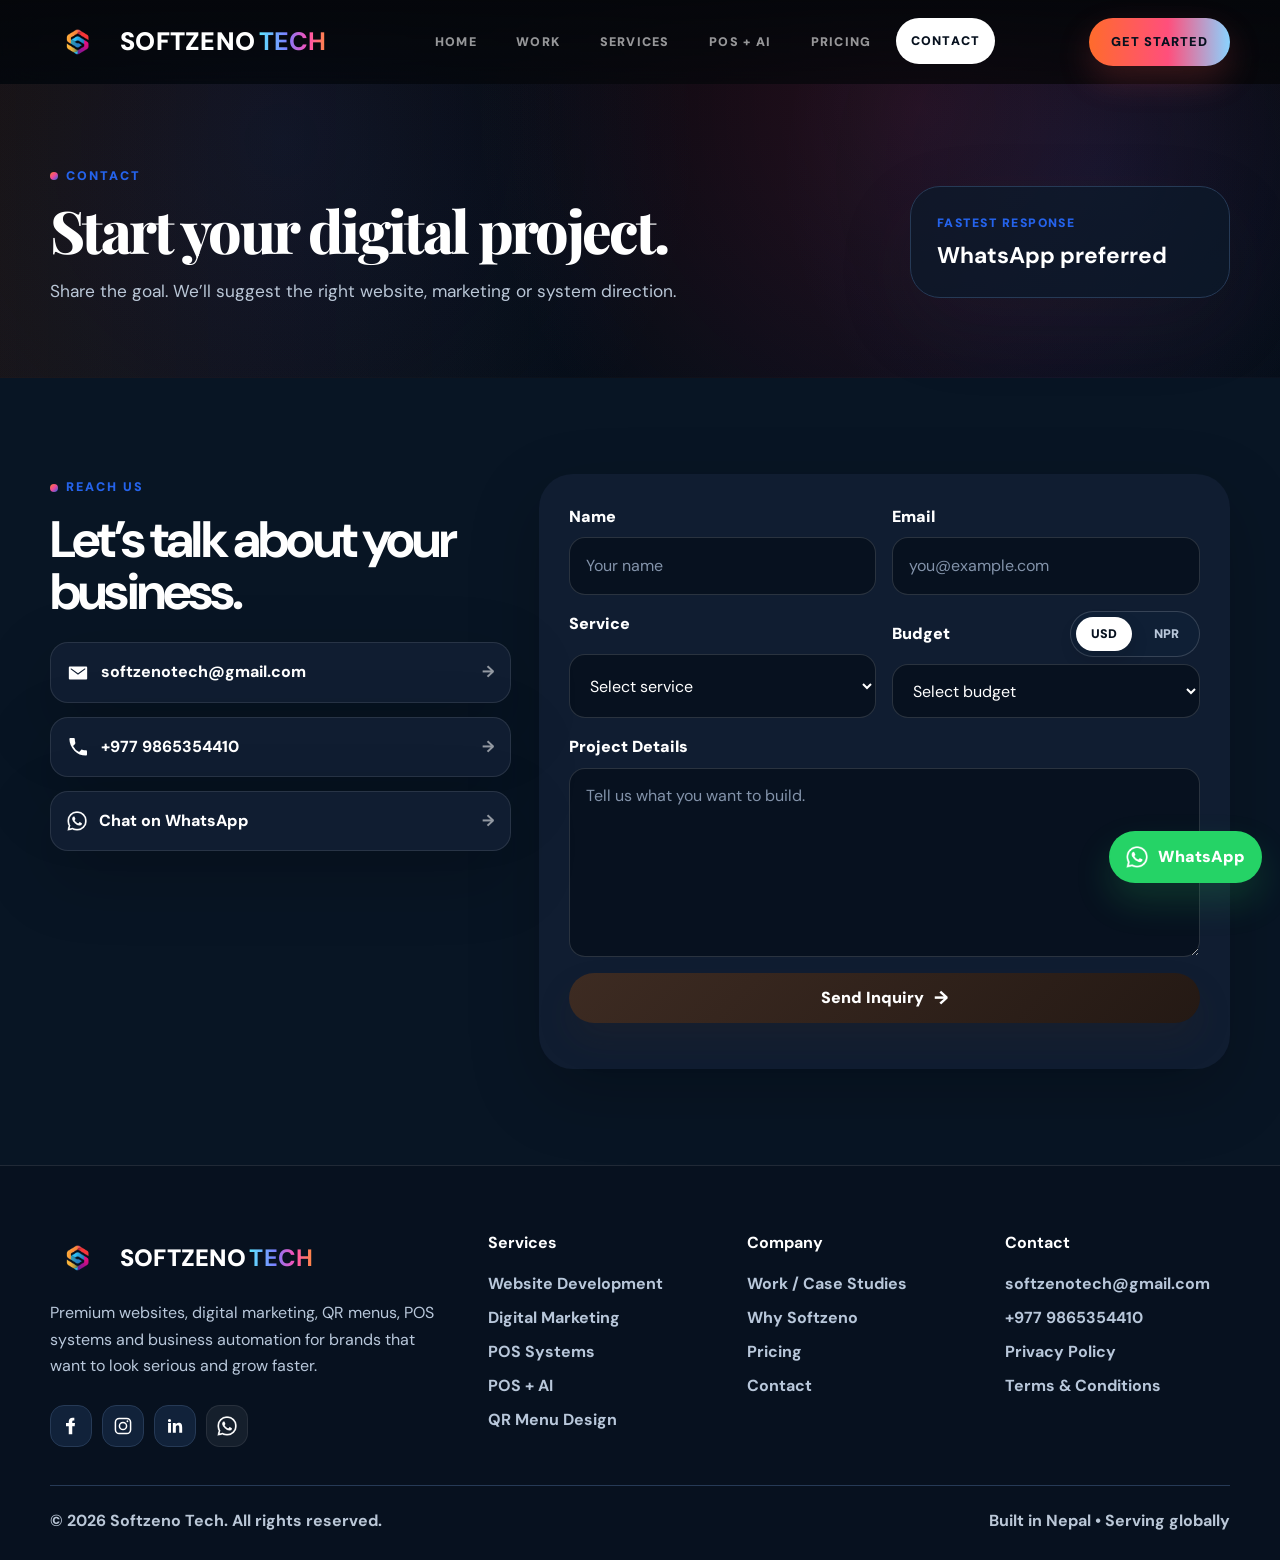
<file: contact.html>
<!DOCTYPE html>
<!--
  FILE NOTES: contact.html
  Project: Softzeno Tech website
  Purpose: Static HTML page for the Softzeno Tech company website.
  Structure:
  - <head> contains SEO/meta, fonts and stylesheet links.
  - <header> contains brand, navigation, theme toggle and mobile menu.
  - <main> contains page-specific content sections.
  - <footer> contains brand summary, links and contact details.
  - script.js handles theme toggle, mobile menu, reveal animations, form behavior and small interactions.
-->
<html lang="en" data-theme="dark">
<head>
  <meta charset="UTF-8" />
  <meta name="viewport" content="width=device-width, initial-scale=1.0" />
  <title>Contact — Softzeno Tech</title>
  <meta name="description" content="Contact Softzeno Tech for websites, digital marketing, QR menus, POS systems and automation." />
  <meta name="theme-color" content="#f6f2ee" />
  <link rel="icon" href="assets/images/favicon.png" type="image/png" />
  <link rel="preconnect" href="https://fonts.googleapis.com" />
  <link rel="preconnect" href="https://fonts.gstatic.com" crossorigin />
  <link href="https://fonts.googleapis.com/css2?family=DM+Sans:wght@400;500;600;700;800;900&family=Playfair+Display:wght@600;700;800&display=swap" rel="stylesheet" />
  <link rel="stylesheet" href="styles.css" />
</head>
<body class="dark-theme">

  <a class="skip-link" href="#main">Skip to content</a>
  <header class="site-header">
    <div class="container nav-shell">
      <a class="brand" href="index.html" aria-label="Softzeno Tech home">
        <span class="brand-mark"><img src="assets/images/brand-icon.png" alt="Softzeno Tech logo" /></span>
        <span class="brand-word"><span class="brand-soft">Softzeno</span> <strong>Tech</strong></span>
      </a>

      <nav class="nav-links" aria-label="Primary navigation">
        <a href="index.html" class="">Home</a>
        <a href="work.html" class="">Work</a>
        <a href="services.html" class="">Services</a>
        <a href="pos-ai.html" class="">POS + AI</a>
        <a href="pricing.html" class="">Pricing</a>
        <a href="contact.html" class="active">Contact</a>
        <a class="mobile-nav-cta" href="contact.html">Get Started</a>
      </nav>

      
      <div class="nav-actions">
        <a class="nav-cta" href="contact.html">Get Started</a>
        <button class="menu-toggle" type="button" aria-label="Open navigation" aria-expanded="false">
          <span></span><span></span><span></span>
        </button>
      </div>
    </div>
  </header>

  <main id="main">

<section class="page-hero">
  <div class="container page-hero-grid">
    <div class="reveal">
      <span class="kicker">Contact</span>
      <h1>Start your digital project.</h1>
      <p>Share the goal. We’ll suggest the right website, marketing or system direction.</p>
    </div>
    <div class="page-note reveal">
      <span>Fastest response</span>
      <strong>WhatsApp preferred</strong>
    </div>
  </div>
</section>

<section class="section contact-section">
  <div class="container contact-grid">
    <div class="contact-panel reveal">
      <span class="kicker">Reach us</span>
      <h2>Let’s talk about your business.</h2>
      <div class="contact-methods">
        <a href="mailto:softzenotech@gmail.com"><svg viewBox="0 0 24 24"><path d="M3 5h18a1 1 0 0 1 1 1v12a1 1 0 0 1-1 1H3a1 1 0 0 1-1-1V6a1 1 0 0 1 1-1zm9 7.4L4.8 7H4v.8l8 6 8-6V7h-.8z"/></svg><span>softzenotech@gmail.com</span></a>
        <a href="tel:+9779865354410"><svg viewBox="0 0 24 24"><path d="M6.6 10.8a15.1 15.1 0 0 0 6.6 6.6l2.2-2.2c.3-.3.8-.4 1.2-.3 1.3.4 2.6.6 4 .6.7 0 1.2.5 1.2 1.2v3.5c0 .7-.5 1.2-1.2 1.2A18.6 18.6 0 0 1 2.6 3.4c0-.7.5-1.2 1.2-1.2h3.5c.7 0 1.2.5 1.2 1.2 0 1.4.2 2.7.6 4 .1.4 0 .9-.3 1.2z"/></svg><span>+977 9865354410</span></a>
        <a href="https://wa.me/9779865354410?text=Hi%20Softzeno%20Tech%2C%20I%20want%20to%20start%20a%20project."><img class="wa-icon" src="assets/icons/white.png" alt="" /><span>Chat on WhatsApp</span></a>
      </div>
    </div>

    <form id="contactForm" class="contact-form reveal">
      <div class="field"><label for="name">Name</label><input id="name" required placeholder="Your name" /></div>
      <div class="field"><label for="email">Email</label><input id="email" required type="email" placeholder="you@example.com" /></div>
      <div class="field"><label for="service">Service</label><select id="service" required><option value="">Select service</option><option>Website Development</option><option>Digital Marketing</option><option>POS System</option><option>QR Menu Design</option><option>Graphic Design</option><option>SEO & Automation</option></select></div>
      <div class="field budget-field">
        <div class="budget-label-row">
          <label for="budget">Budget</label>
          <div class="budget-currency-switch" role="group" aria-label="Budget currency switch">
            <button class="budget-currency-btn active" type="button" data-budget-currency="usd">USD</button>
            <button class="budget-currency-btn" type="button" data-budget-currency="npr">NPR</button>
          </div>
        </div>
        <select id="budget" required data-currency="usd">
          <option value="">Select budget</option>
          <option data-usd="Under $300" data-npr="Under NPR 40,000">Under $300</option>
          <option data-usd="$300 - $1,000" data-npr="NPR 40,000 - 135,000">$300 - $1,000</option>
          <option data-usd="$1,000 - $3,000" data-npr="NPR 135,000 - 400,000">$1,000 - $3,000</option>
          <option data-usd="$3,000+" data-npr="NPR 400,000+">$3,000+</option>
        </select>
      </div>
      <div class="field full"><label for="message">Project Details</label><textarea id="message" rows="6" required placeholder="Tell us what you want to build."></textarea></div>
      <button class="btn btn-dark full send-btn" type="submit"><span>Send Inquiry</span><span class="btn-arrow">→</span></button>
      <p id="formStatus" class="form-status full"></p>
    </form>
  </div>
</section>

  </main>

  <footer class="footer">
    <div class="container footer-grid">
      <div class="footer-brand-block">
        <a class="brand" href="index.html">
          <span class="brand-mark"><img src="assets/images/brand-icon.png" alt="Softzeno Tech logo" /></span>
          <span class="brand-word"><span class="brand-soft">Softzeno</span> <strong>Tech</strong></span>
        </a>
        <p>Premium websites, digital marketing, QR menus, POS systems and business automation for brands that want to look serious and grow faster.</p>
        <div class="socials" aria-label="Social links">
          <a href="https://www.facebook.com/" target="_blank" rel="noopener" aria-label="Facebook">
            <svg viewBox="0 0 24 24"><path d="M13.5 8.5V6.7c0-.8.5-1.2 1.2-1.2H16V2.2c-.7-.1-1.4-.2-2.2-.2-2.7 0-4.5 1.6-4.5 4.6v1.9H6v3.7h3.3V22h4.2v-9.8h2.9l.4-3.7h-3.3z"/></svg>
          </a>
          <a href="https://www.instagram.com/" target="_blank" rel="noopener" aria-label="Instagram">
            <svg viewBox="0 0 24 24"><path d="M7.5 2h9A5.5 5.5 0 0 1 22 7.5v9A5.5 5.5 0 0 1 16.5 22h-9A5.5 5.5 0 0 1 2 16.5v-9A5.5 5.5 0 0 1 7.5 2zm0 1.8A3.7 3.7 0 0 0 3.8 7.5v9a3.7 3.7 0 0 0 3.7 3.7h9a3.7 3.7 0 0 0 3.7-3.7v-9a3.7 3.7 0 0 0-3.7-3.7zm9.8 1.4a1.1 1.1 0 1 1 0 2.2 1.1 1.1 0 0 1 0-2.2zM12 6.8A5.2 5.2 0 1 1 6.8 12 5.2 5.2 0 0 1 12 6.8zm0 1.8A3.4 3.4 0 1 0 15.4 12 3.4 3.4 0 0 0 12 8.6z"/></svg>
          </a>
          <a href="https://www.linkedin.com/" target="_blank" rel="noopener" aria-label="LinkedIn">
            <svg viewBox="0 0 24 24"><path d="M5.4 3.5A1.9 1.9 0 1 1 3.5 5.4a1.9 1.9 0 0 1 1.9-1.9zM3.7 8.3h3.5V20H3.7zm5.7 0h3.4v1.6h.1a3.8 3.8 0 0 1 3.4-1.9c3.6 0 4.3 2.4 4.3 5.5V20h-3.5v-5.7c0-1.4 0-3.1-1.9-3.1s-2.2 1.5-2.2 3V20H9.4z"/></svg>
          </a>
          <a href="https://wa.me/9779865354410?text=Hi%20Softzeno%20Tech%2C%20I%20want%20to%20start%20a%20project." class="whatsapp-social" aria-label="WhatsApp">
            <img class="wa-icon theme-sensitive footer-whatsapp-icon" src="assets/icons/green.png" data-light-src="assets/icons/green.png" data-dark-src="assets/icons/white.png" alt="" />
          </a>
        </div>
      </div>

      <div>
        <h4>Services</h4>
        <a href="services.html#web">Website Development</a>
        <a href="services.html#marketing">Digital Marketing</a>
        <a href="services.html#pos">POS Systems</a>
        <a href="pos-ai.html">POS + AI</a>
        <a href="services.html#qr">QR Menu Design</a>
      </div>

      <div>
        <h4>Company</h4>
        <a href="work.html">Work / Case Studies</a>
        <a href="why-us.html">Why Softzeno</a>
        <a href="pricing.html">Pricing</a>
        <a href="contact.html">Contact</a>
      </div>

      <div>
        <h4>Contact</h4>
        <a href="mailto:softzenotech@gmail.com">softzenotech@gmail.com</a>
        <a href="tel:+9779865354410">+977 9865354410</a>
        <a href="privacy.html">Privacy Policy</a>
        <a href="terms.html">Terms & Conditions</a>
      </div>
    </div>
    <div class="container footer-bottom">
      <span>© 2026 Softzeno Tech. All rights reserved.</span>
      <span>Built in Nepal • Serving globally</span>
    </div>
  </footer>

  <a class="whatsapp-float whatsapp-link compact-mobile-float" href="https://wa.me/9779865354410?text=Hi%20Softzeno%20Tech%2C%20I%20want%20to%20start%20a%20project." aria-label="Chat on WhatsApp">
    <img class="wa-icon" src="assets/icons/white.png" alt="" />
    <span>WhatsApp</span>
  </a>
  <script src="script.js"></script>

</body>
</html>
</file>
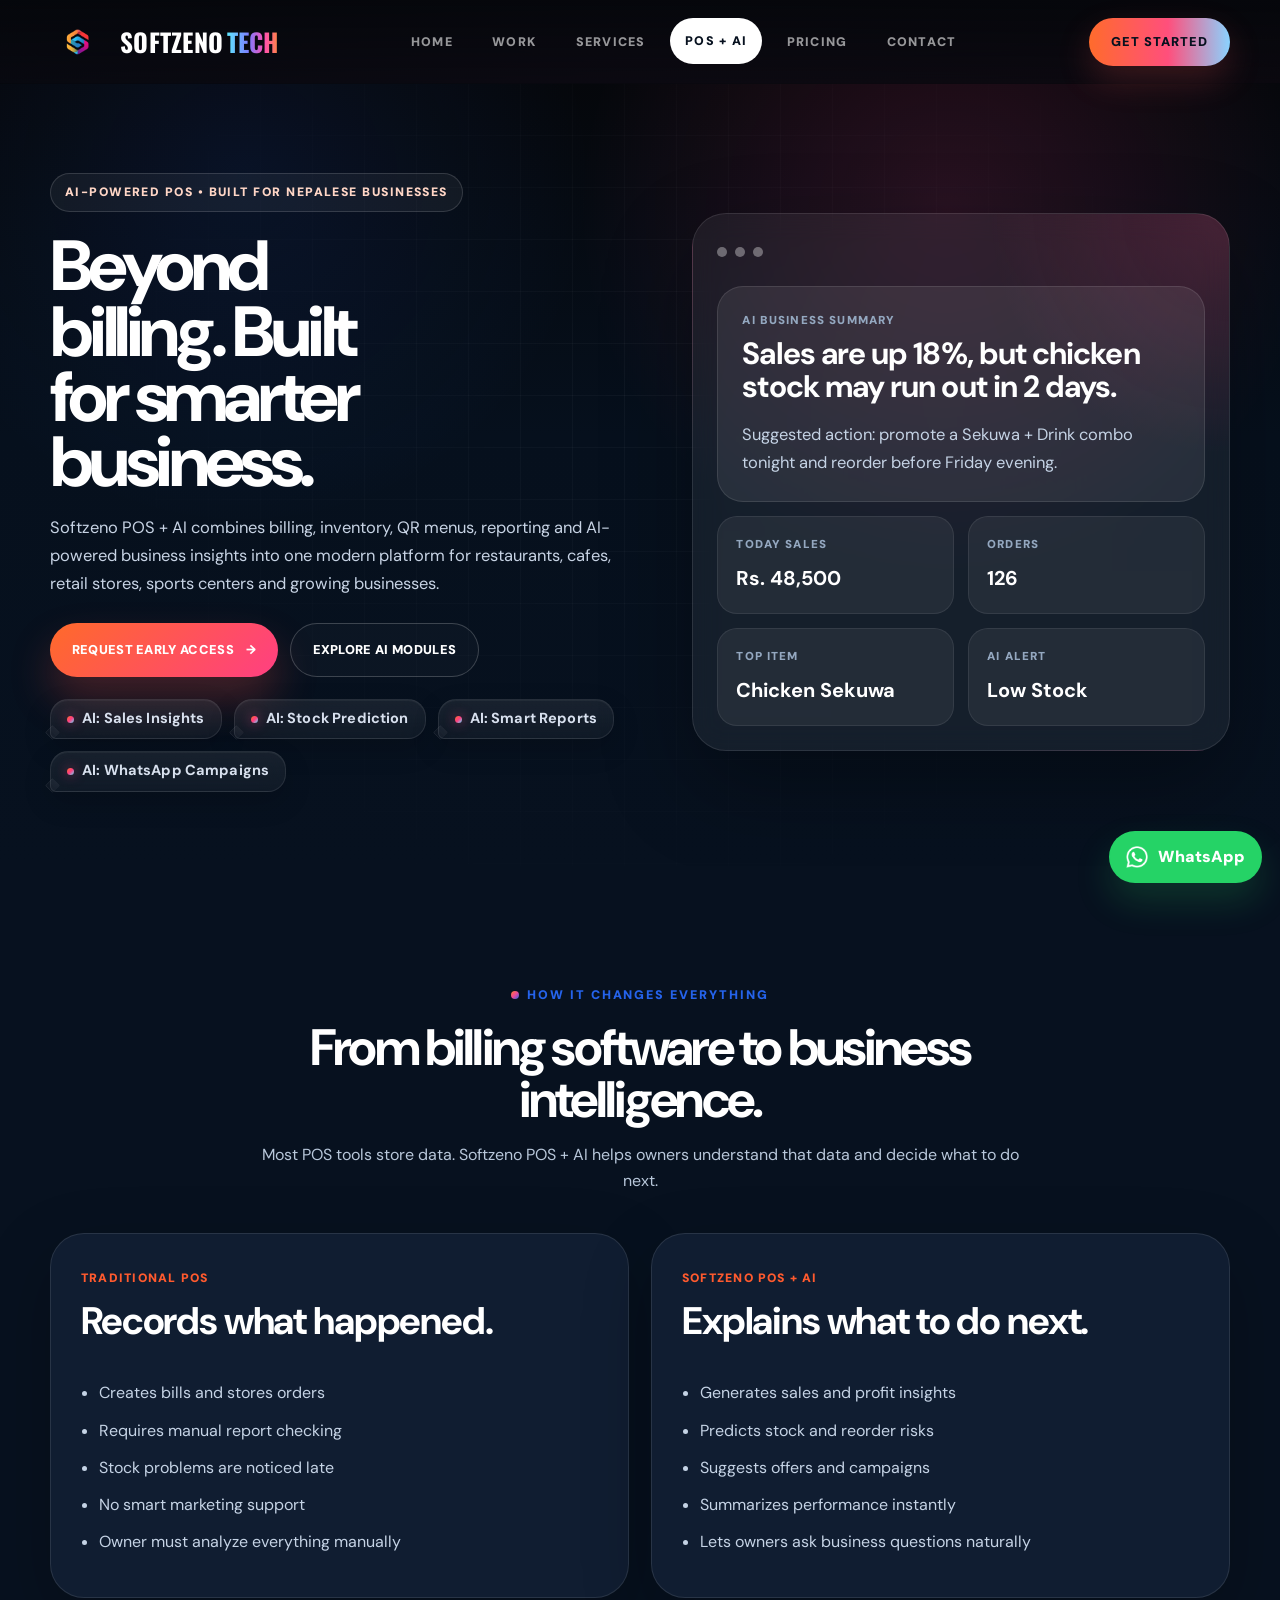
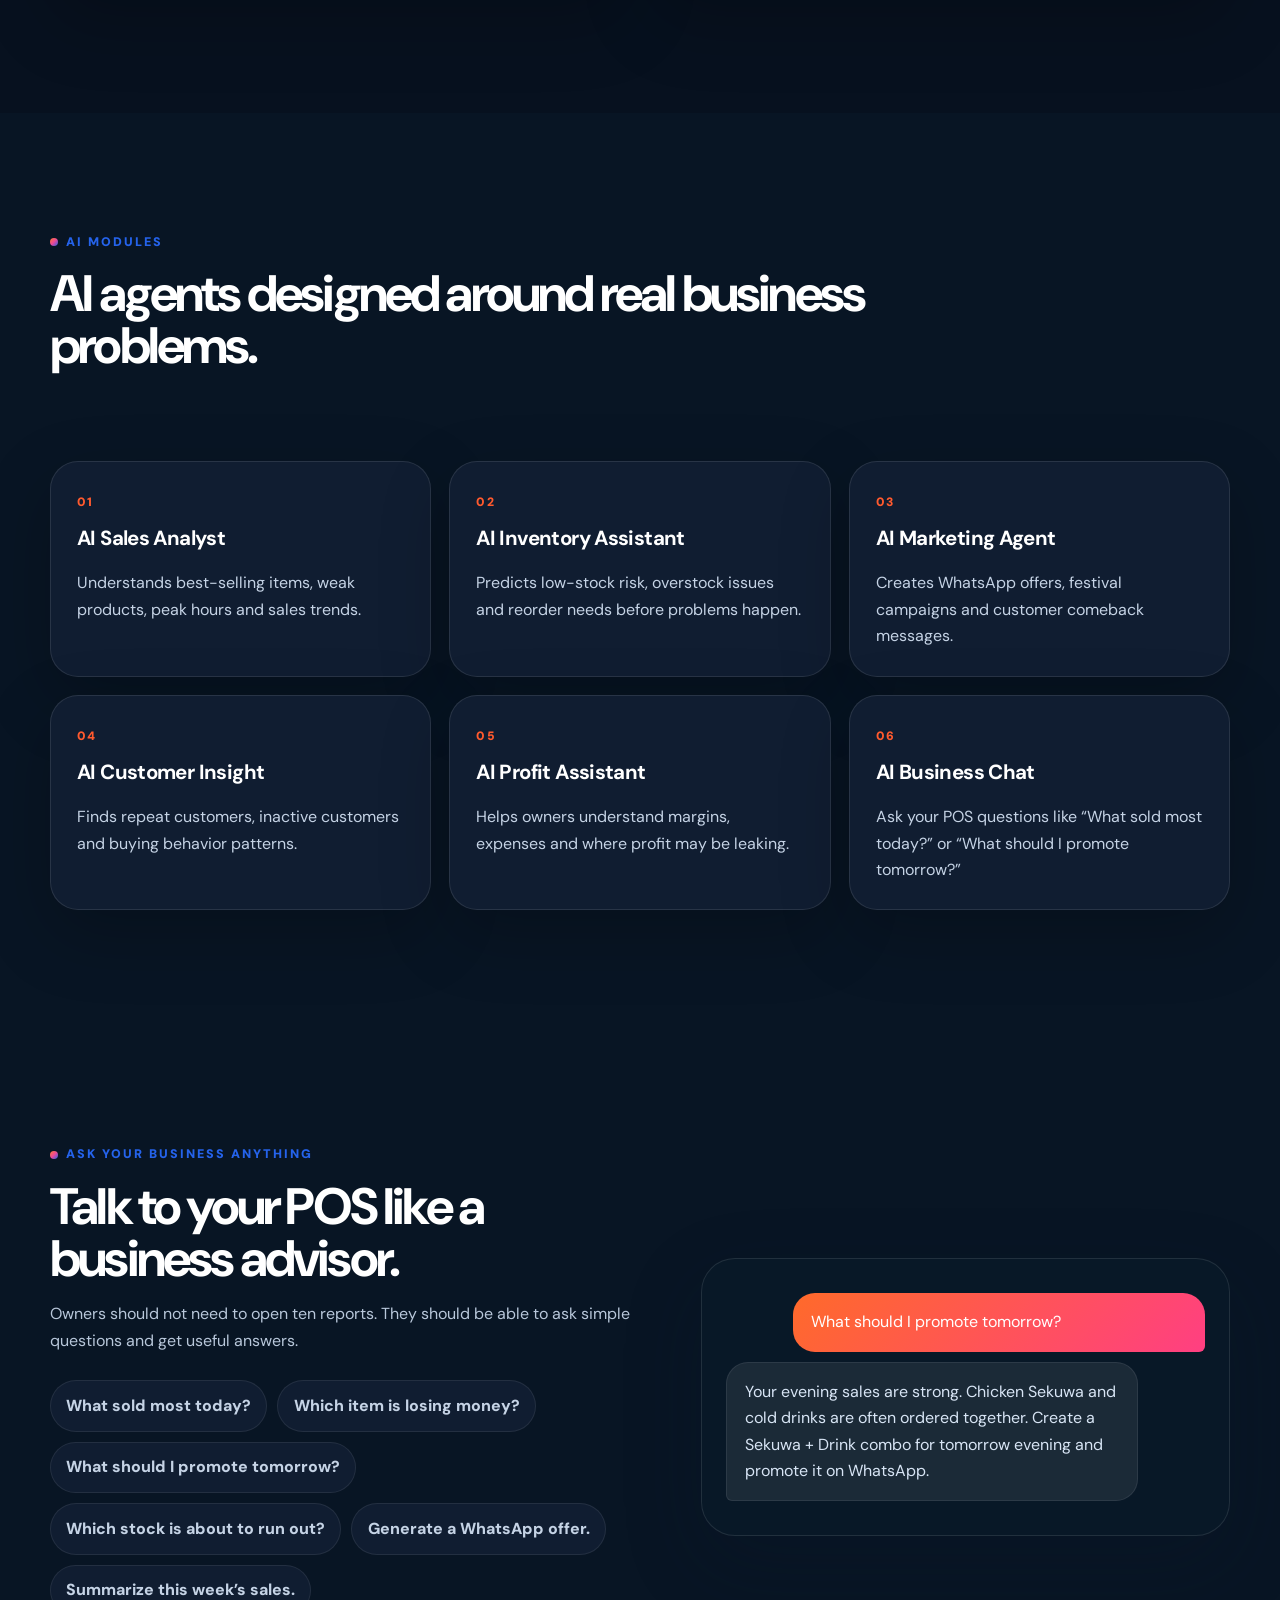
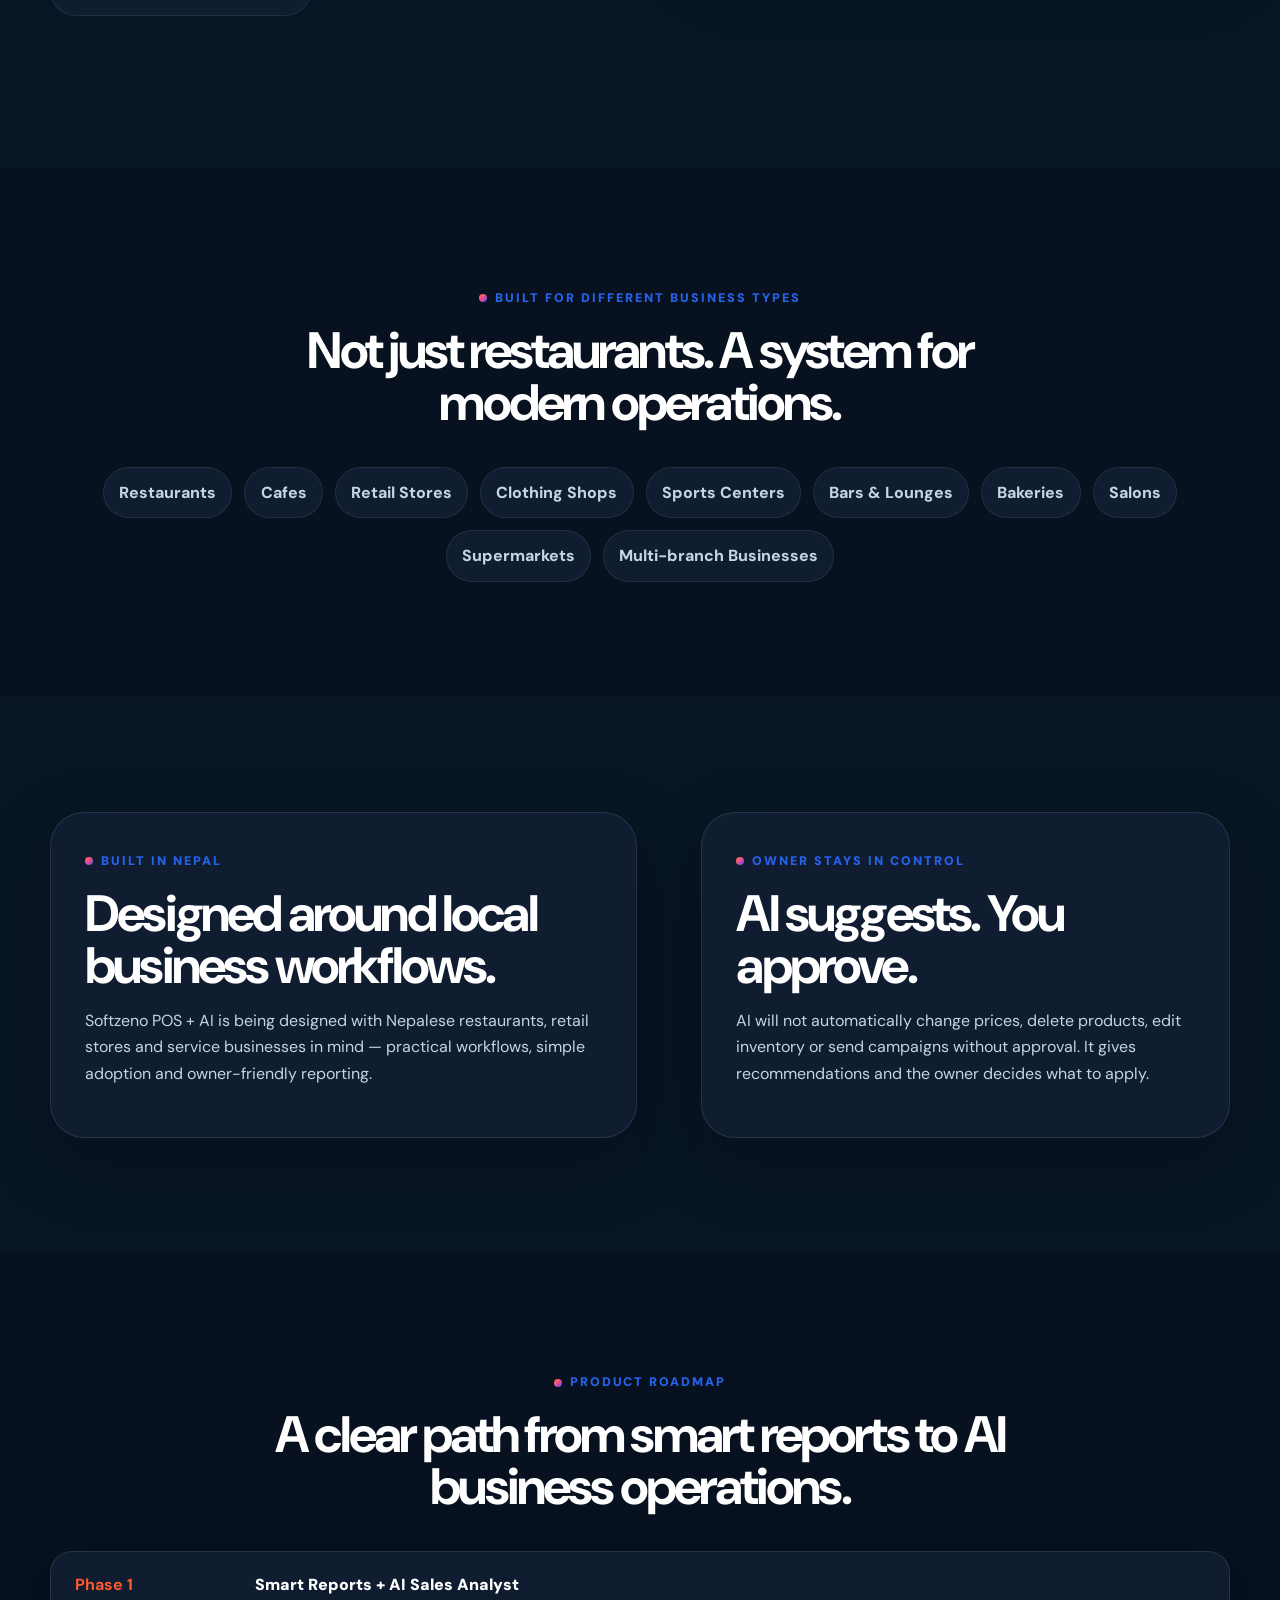
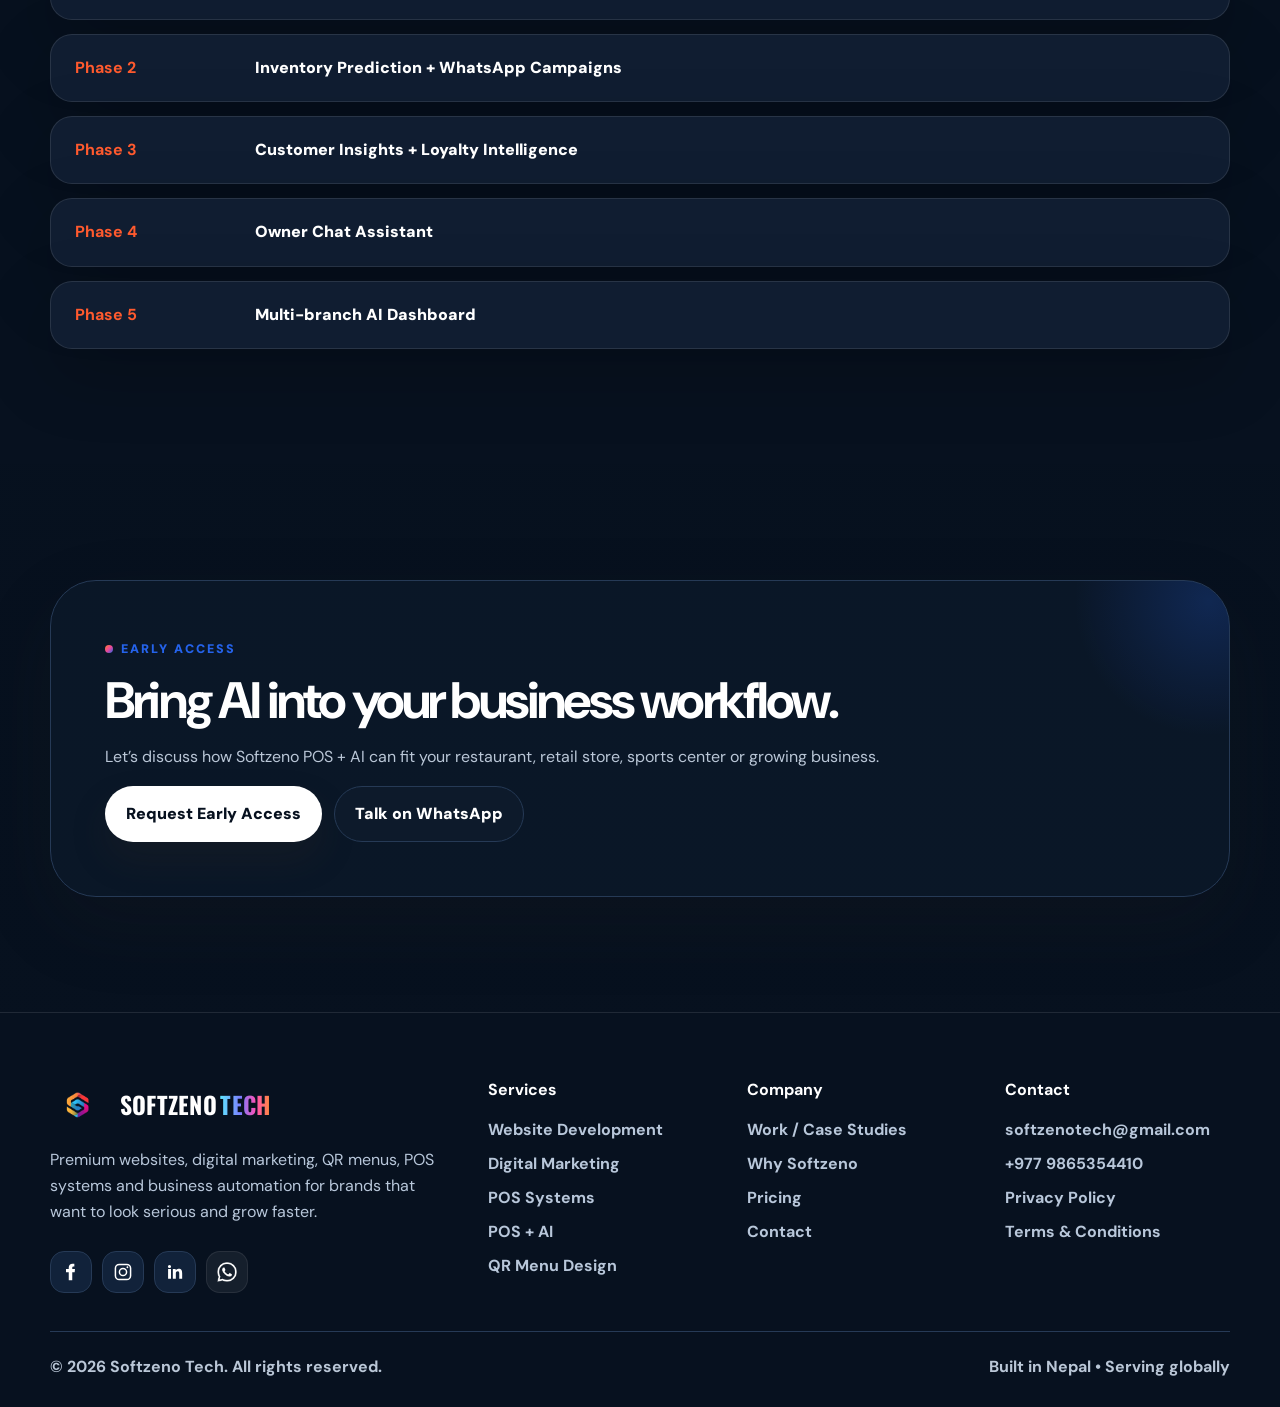
<file: pos-ai.html>
<!DOCTYPE html>
<!--
  FILE NOTES: index.html
  Project: Softzeno Tech website
  Purpose: Static HTML page for the Softzeno Tech company website.
  Structure:
  - <head> contains SEO/meta, fonts and stylesheet links.
  - <header> contains brand, navigation, theme toggle and mobile menu.
  - <main> contains page-specific content sections.
  - <footer> contains brand summary, links and contact details.
  - script.js handles theme toggle, mobile menu, reveal animations, form behavior and small interactions.
-->
<html lang="en" data-theme="dark">
<head>
  <meta charset="UTF-8" />
  <meta name="viewport" content="width=device-width, initial-scale=1.0" />
  <title>Softzeno POS + AI — Smarter Business Operating System</title>
  <meta name="description" content="Softzeno POS + AI combines billing, inventory, QR menus, reporting and AI-powered business insights for Nepalese businesses." />
  <meta name="theme-color" content="#f6f2ee" />
  <link rel="icon" href="assets/images/favicon.png" type="image/png" />
  <link rel="preconnect" href="https://fonts.googleapis.com" />
  <link rel="preconnect" href="https://fonts.gstatic.com" crossorigin />
  <link href="https://fonts.googleapis.com/css2?family=DM+Sans:wght@400;500;600;700;800;900&family=Playfair+Display:wght@600;700;800&family=Oswald:wght@600;700&display=swap" rel="stylesheet" />
  <link rel="stylesheet" href="styles.css" />
</head>
<body class="dark-theme">
<a class="skip-link" href="#main">Skip to content</a>
  <!-- SITE HEADER: logo, navigation, theme toggle and mobile menu -->
  <header class="site-header">
    <div class="container nav-shell">
      <a class="brand" href="index.html" aria-label="Softzeno Tech home">
        <span class="brand-mark"><img src="assets/images/brand-icon.png" alt="Softzeno Tech logo" /></span>
        <span class="brand-word"><span class="brand-soft">Softzeno</span> <strong>Tech</strong></span>
      </a>

      <nav class="nav-links" aria-label="Primary navigation">
        <a href="index.html" class="">Home</a>
        <a href="work.html" class="">Work</a>
        <a href="services.html" class="">Services</a>
        <a href="pos-ai.html" class="active">POS + AI</a>
        <a href="pricing.html" class="">Pricing</a>
        <a href="contact.html" class="">Contact</a>
        <a class="mobile-nav-cta" href="contact.html">Get Started</a>
      </nav>

      
      <div class="nav-actions">
        <a class="nav-cta" href="contact.html">Get Started</a>
        <button class="menu-toggle" type="button" aria-label="Open navigation" aria-expanded="false">
          <span></span><span></span><span></span>
        </button>
      </div>
    </div>
  </header>

  <!-- MAIN CONTENT: dedicated product storytelling page for Softzeno POS + AI -->
  <main id="main">

    <!-- POS + AI HERO: product positioning, core promise and primary actions -->
    <section class="pos-ai-hero">
      <div class="pos-ai-glow" aria-hidden="true"></div>
      <div class="container pos-ai-hero-grid">
        <div class="pos-ai-hero-copy reveal">
          <span class="ai-badge">AI-Powered POS • Built for Nepalese businesses</span>
          <h1>Beyond billing. Built for smarter business.</h1>
          <p>
            Softzeno POS + AI combines billing, inventory, QR menus, reporting and AI-powered business insights into one modern platform for restaurants, cafes, retail stores, sports centers and growing businesses.
          </p>
          <div class="pos-ai-hero-actions">
            <a class="btn-bold primary" href="contact.html">Request Early Access <span>→</span></a>
            <a class="btn-bold outline pos-ai-outline" href="#ai-modules">Explore AI Modules</a>
          </div>
          <div class="pos-ai-chip-row">
            <span>AI: Sales Insights</span>
            <span>AI: Stock Prediction</span>
            <span>AI: Smart Reports</span>
            <span>AI: WhatsApp Campaigns</span>
          </div>
        </div>

        <div class="pos-ai-dashboard reveal" aria-label="Softzeno POS AI dashboard preview">
          <div class="pos-ai-window-bar">
            <span></span><span></span><span></span>
          </div>
          <div class="pos-ai-main-metric">
            <small>AI Business Summary</small>
            <h3>Sales are up 18%, but chicken stock may run out in 2 days.</h3>
            <p>Suggested action: promote a Sekuwa + Drink combo tonight and reorder before Friday evening.</p>
          </div>
          <div class="pos-ai-metric-grid">
            <article><small>Today Sales</small><strong>Rs. 48,500</strong></article>
            <article><small>Orders</small><strong>126</strong></article>
            <article><small>Top Item</small><strong>Chicken Sekuwa</strong></article>
            <article><small>AI Alert</small><strong>Low Stock</strong></article>
          </div>
        </div>
      </div>
    </section>

    <!-- TRANSFORMATION SECTION: shows why AI POS is different from traditional POS -->
    <section class="ai-change-section">
      <div class="container section-heading center reveal">
        <span class="kicker">How it changes everything</span>
        <h2>From billing software to business intelligence.</h2>
        <p>Most POS tools store data. Softzeno POS + AI helps owners understand that data and decide what to do next.</p>
      </div>

      <div class="container comparison-grid">
        <article class="comparison-card old-way reveal">
          <span>Traditional POS</span>
          <h3>Records what happened.</h3>
          <ul>
            <li>Creates bills and stores orders</li>
            <li>Requires manual report checking</li>
            <li>Stock problems are noticed late</li>
            <li>No smart marketing support</li>
            <li>Owner must analyze everything manually</li>
          </ul>
        </article>

        <article class="comparison-card new-way reveal">
          <span>Softzeno POS + AI</span>
          <h3>Explains what to do next.</h3>
          <ul>
            <li>Generates sales and profit insights</li>
            <li>Predicts stock and reorder risks</li>
            <li>Suggests offers and campaigns</li>
            <li>Summarizes performance instantly</li>
            <li>Lets owners ask business questions naturally</li>
          </ul>
        </article>
      </div>
    </section>

    <!-- AI MODULES SECTION: detailed AI agent/module cards -->
    <section class="ai-modules-section" id="ai-modules">
      <div class="container split-heading">
        <div class="section-heading reveal">
          <span class="kicker">AI Modules</span>
          <h2>AI agents designed around real business problems.</h2>
        </div>
      </div>

      <div class="container ai-module-grid">
        <article class="ai-module-card reveal"><b>01</b><h3>AI Sales Analyst</h3><p>Understands best-selling items, weak products, peak hours and sales trends.</p></article>
        <article class="ai-module-card reveal"><b>02</b><h3>AI Inventory Assistant</h3><p>Predicts low-stock risk, overstock issues and reorder needs before problems happen.</p></article>
        <article class="ai-module-card reveal"><b>03</b><h3>AI Marketing Agent</h3><p>Creates WhatsApp offers, festival campaigns and customer comeback messages.</p></article>
        <article class="ai-module-card reveal"><b>04</b><h3>AI Customer Insight</h3><p>Finds repeat customers, inactive customers and buying behavior patterns.</p></article>
        <article class="ai-module-card reveal"><b>05</b><h3>AI Profit Assistant</h3><p>Helps owners understand margins, expenses and where profit may be leaking.</p></article>
        <article class="ai-module-card reveal"><b>06</b><h3>AI Business Chat</h3><p>Ask your POS questions like “What sold most today?” or “What should I promote tomorrow?”</p></article>
      </div>
    </section>

    <!-- ASK ANYTHING SECTION: shows conversational business intelligence -->
    <section class="ask-business-section">
      <div class="container ask-grid">
        <div class="section-heading reveal">
          <span class="kicker">Ask your business anything</span>
          <h2>Talk to your POS like a business advisor.</h2>
          <p>Owners should not need to open ten reports. They should be able to ask simple questions and get useful answers.</p>
          <div class="prompt-chip-grid">
            <span>What sold most today?</span>
            <span>Which item is losing money?</span>
            <span>What should I promote tomorrow?</span>
            <span>Which stock is about to run out?</span>
            <span>Generate a WhatsApp offer.</span>
            <span>Summarize this week’s sales.</span>
          </div>
        </div>

        <div class="ai-chat-preview reveal">
          <div class="chat-message owner">What should I promote tomorrow?</div>
          <div class="chat-message ai">
            Your evening sales are strong. Chicken Sekuwa and cold drinks are often ordered together. Create a Sekuwa + Drink combo for tomorrow evening and promote it on WhatsApp.
          </div>
        </div>
      </div>
    </section>

    <!-- INDUSTRIES SECTION: shows broad market coverage -->
    <section class="ai-industries-section">
      <div class="container section-heading center reveal">
        <span class="kicker">Built for different business types</span>
        <h2>Not just restaurants. A system for modern operations.</h2>
      </div>
      <div class="container industry-cloud reveal">
        <span>Restaurants</span><span>Cafes</span><span>Retail Stores</span><span>Clothing Shops</span><span>Sports Centers</span><span>Bars & Lounges</span><span>Bakeries</span><span>Salons</span><span>Supermarkets</span><span>Multi-branch Businesses</span>
      </div>
    </section>

    <!-- NEPAL + TRUST SECTION: localized vision and AI safety -->
    <section class="ai-trust-section">
      <div class="container trust-grid">
        <article class="trust-panel reveal">
          <span class="kicker">Built in Nepal</span>
          <h2>Designed around local business workflows.</h2>
          <p>
            Softzeno POS + AI is being designed with Nepalese restaurants, retail stores and service businesses in mind — practical workflows, simple adoption and owner-friendly reporting.
          </p>
        </article>
        <article class="trust-panel reveal">
          <span class="kicker">Owner stays in control</span>
          <h2>AI suggests. You approve.</h2>
          <p>
            AI will not automatically change prices, delete products, edit inventory or send campaigns without approval. It gives recommendations and the owner decides what to apply.
          </p>
        </article>
      </div>
    </section>

    <!-- ROADMAP SECTION: communicates product vision -->
    <section class="ai-roadmap-section">
      <div class="container section-heading center reveal">
        <span class="kicker">Product roadmap</span>
        <h2>A clear path from smart reports to AI business operations.</h2>
      </div>
      <div class="container roadmap-list">
        <article class="reveal"><b>Phase 1</b><span>Smart Reports + AI Sales Analyst</span></article>
        <article class="reveal"><b>Phase 2</b><span>Inventory Prediction + WhatsApp Campaigns</span></article>
        <article class="reveal"><b>Phase 3</b><span>Customer Insights + Loyalty Intelligence</span></article>
        <article class="reveal"><b>Phase 4</b><span>Owner Chat Assistant</span></article>
        <article class="reveal"><b>Phase 5</b><span>Multi-branch AI Dashboard</span></article>
      </div>
    </section>

    <!-- FINAL CTA SECTION: early access conversion -->
    <section class="pos-ai-final-cta">
      <div class="container cta-card reveal">
        <span class="kicker">Early access</span>
        <h2>Bring AI into your business workflow.</h2>
        <p>Let’s discuss how Softzeno POS + AI can fit your restaurant, retail store, sports center or growing business.</p>
        <div class="hero-buttons">
          <a class="btn btn-dark" href="contact.html">Request Early Access</a>
          <a class="btn btn-light" href="https://wa.me/9779865354410?text=Hi%20Softzeno%20Tech%2C%20I%20want%20to%20know%20about%20Softzeno%20POS%20%2B%20AI.">Talk on WhatsApp</a>
        </div>
      </div>
    </section>

  </main>

<!-- FOOTER: brand summary, service links, company links and contact info -->
  <footer class="footer">
    <div class="container footer-grid">
      <div class="footer-brand-block">
        <a class="brand" href="index.html">
          <span class="brand-mark"><img src="assets/images/brand-icon.png" alt="Softzeno Tech logo" /></span>
          <span class="brand-word"><span class="brand-soft">Softzeno</span> <strong>Tech</strong></span>
        </a>
        <p>Premium websites, digital marketing, QR menus, POS systems and business automation for brands that want to look serious and grow faster.</p>
        <div class="socials" aria-label="Social links">
          <a href="https://www.facebook.com/" target="_blank" rel="noopener" aria-label="Facebook">
            <svg viewBox="0 0 24 24"><path d="M13.5 8.5V6.7c0-.8.5-1.2 1.2-1.2H16V2.2c-.7-.1-1.4-.2-2.2-.2-2.7 0-4.5 1.6-4.5 4.6v1.9H6v3.7h3.3V22h4.2v-9.8h2.9l.4-3.7h-3.3z"/></svg>
          </a>
          <a href="https://www.instagram.com/" target="_blank" rel="noopener" aria-label="Instagram">
            <svg viewBox="0 0 24 24"><path d="M7.5 2h9A5.5 5.5 0 0 1 22 7.5v9A5.5 5.5 0 0 1 16.5 22h-9A5.5 5.5 0 0 1 2 16.5v-9A5.5 5.5 0 0 1 7.5 2zm0 1.8A3.7 3.7 0 0 0 3.8 7.5v9a3.7 3.7 0 0 0 3.7 3.7h9a3.7 3.7 0 0 0 3.7-3.7v-9a3.7 3.7 0 0 0-3.7-3.7zm9.8 1.4a1.1 1.1 0 1 1 0 2.2 1.1 1.1 0 0 1 0-2.2zM12 6.8A5.2 5.2 0 1 1 6.8 12 5.2 5.2 0 0 1 12 6.8zm0 1.8A3.4 3.4 0 1 0 15.4 12 3.4 3.4 0 0 0 12 8.6z"/></svg>
          </a>
          <a href="https://www.linkedin.com/" target="_blank" rel="noopener" aria-label="LinkedIn">
            <svg viewBox="0 0 24 24"><path d="M5.4 3.5A1.9 1.9 0 1 1 3.5 5.4a1.9 1.9 0 0 1 1.9-1.9zM3.7 8.3h3.5V20H3.7zm5.7 0h3.4v1.6h.1a3.8 3.8 0 0 1 3.4-1.9c3.6 0 4.3 2.4 4.3 5.5V20h-3.5v-5.7c0-1.4 0-3.1-1.9-3.1s-2.2 1.5-2.2 3V20H9.4z"/></svg>
          </a>
          <a href="https://wa.me/9779865354410?text=Hi%20Softzeno%20Tech%2C%20I%20want%20to%20start%20a%20project." class="whatsapp-social" aria-label="WhatsApp">
            <img class="wa-icon theme-sensitive footer-whatsapp-icon" src="assets/icons/green.png" data-light-src="assets/icons/green.png" data-dark-src="assets/icons/white.png" alt="" />
          </a>
        </div>
      </div>

      <div>
        <h4>Services</h4>
        <a href="services.html#web">Website Development</a>
        <a href="services.html#marketing">Digital Marketing</a>
        <a href="services.html#pos">POS Systems</a>
        <a href="pos-ai.html">POS + AI</a>
        <a href="services.html#qr">QR Menu Design</a>
      </div>

      <div>
        <h4>Company</h4>
        <a href="work.html">Work / Case Studies</a>
        <a href="why-us.html">Why Softzeno</a>
        <a href="pricing.html">Pricing</a>
        <a href="contact.html">Contact</a>
      </div>

      <div>
        <h4>Contact</h4>
        <a href="mailto:softzenotech@gmail.com">softzenotech@gmail.com</a>
        <a href="tel:+9779865354410">+977 9865354410</a>
        <a href="privacy.html">Privacy Policy</a>
        <a href="terms.html">Terms & Conditions</a>
      </div>
    </div>
    <div class="container footer-bottom">
      <span>© 2026 Softzeno Tech. All rights reserved.</span>
      <span>Built in Nepal • Serving globally</span>
    </div>
  </footer>

  <a class="whatsapp-float whatsapp-link compact-mobile-float" href="https://wa.me/9779865354410?text=Hi%20Softzeno%20Tech%2C%20I%20want%20to%20start%20a%20project." aria-label="Chat on WhatsApp">
    <img class="wa-icon" src="assets/icons/white.png" alt="" />
    <span>WhatsApp</span>
  </a>
  <script src="script.js"></script>

</body>
</html>
</file>
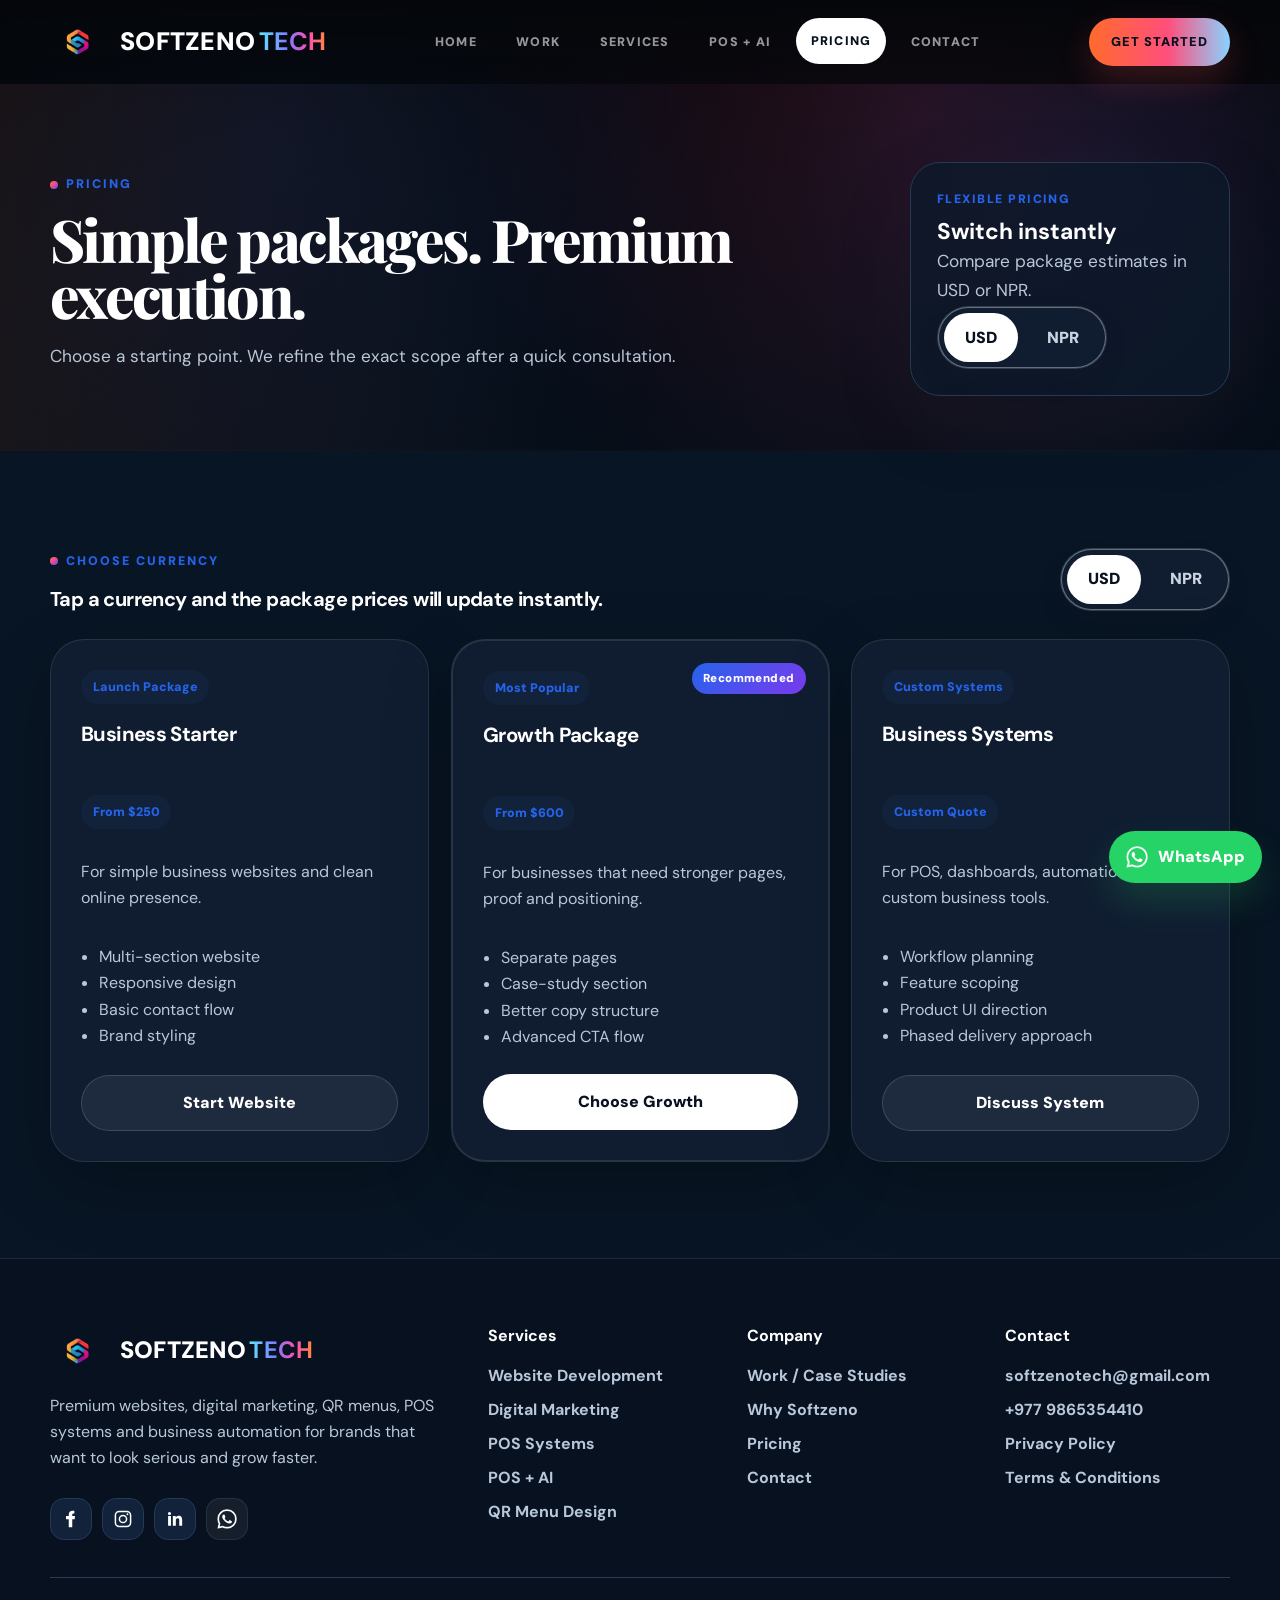
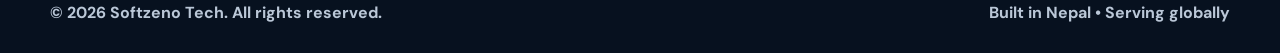
<file: pricing.html>
<!DOCTYPE html>
<!--
  FILE NOTES: pricing.html
  Project: Softzeno Tech website
  Purpose: Static HTML page for the Softzeno Tech company website.
  Structure:
  - <head> contains SEO/meta, fonts and stylesheet links.
  - <header> contains brand, navigation, theme toggle and mobile menu.
  - <main> contains page-specific content sections.
  - <footer> contains brand summary, links and contact details.
  - script.js handles theme toggle, mobile menu, reveal animations, form behavior and small interactions.
-->
<html lang="en" data-theme="dark">
<head>
  <meta charset="UTF-8" />
  <meta name="viewport" content="width=device-width, initial-scale=1.0" />
  <title>Pricing — Softzeno Tech</title>
  <meta name="description" content="Simple package directions for websites, growth pages and custom systems." />
  <meta name="theme-color" content="#f6f2ee" />
  <link rel="icon" href="assets/images/favicon.png" type="image/png" />
  <link rel="preconnect" href="https://fonts.googleapis.com" />
  <link rel="preconnect" href="https://fonts.gstatic.com" crossorigin />
  <link href="https://fonts.googleapis.com/css2?family=DM+Sans:wght@400;500;600;700;800;900&family=Playfair+Display:wght@600;700;800&display=swap" rel="stylesheet" />
  <link rel="stylesheet" href="styles.css" />
</head>
<body class="dark-theme">

  <a class="skip-link" href="#main">Skip to content</a>
  <header class="site-header">
    <div class="container nav-shell">
      <a class="brand" href="index.html" aria-label="Softzeno Tech home">
        <span class="brand-mark"><img src="assets/images/brand-icon.png" alt="Softzeno Tech logo" /></span>
        <span class="brand-word"><span class="brand-soft">Softzeno</span> <strong>Tech</strong></span>
      </a>

      <nav class="nav-links" aria-label="Primary navigation">
        <a href="index.html" class="">Home</a>
        <a href="work.html" class="">Work</a>
        <a href="services.html" class="">Services</a>
        <a href="pos-ai.html" class="">POS + AI</a>
        <a href="pricing.html" class="active">Pricing</a>
        <a href="contact.html" class="">Contact</a>
        <a class="mobile-nav-cta" href="contact.html">Get Started</a>
      </nav>

      
      <div class="nav-actions">
        <a class="nav-cta" href="contact.html">Get Started</a>
        <button class="menu-toggle" type="button" aria-label="Open navigation" aria-expanded="false">
          <span></span><span></span><span></span>
        </button>
      </div>
    </div>
  </header>

  <main id="main">

<section class="page-hero">
  <div class="container page-hero-grid">
    <div class="reveal">
      <span class="kicker">Pricing</span>
      <h1>Simple packages. Premium execution.</h1>
      <p>Choose a starting point. We refine the exact scope after a quick consultation.</p>
    </div>
    <div class="page-note price-note reveal">
      <span>Flexible pricing</span>
      <strong>Switch instantly</strong>
      <p>Compare package estimates in USD or NPR.</p>
      <div class="currency-switch page-note-switch" role="group" aria-label="Currency switch">
        <button class="currency-btn active" type="button" data-currency="usd">USD</button>
        <button class="currency-btn" type="button" data-currency="npr">NPR</button>
      </div>
    </div>
  </div>
</section>

<section class="section">
  <div class="container pricing-toolbar reveal">
    <div>
      <span class="kicker">Choose currency</span>
      <h2 class="mini-title">Tap a currency and the package prices will update instantly.</h2>
    </div>
    <div class="currency-switch" role="group" aria-label="Currency switch">
      <button class="currency-btn active" type="button" data-currency="usd">USD</button>
      <button class="currency-btn" type="button" data-currency="npr">NPR</button>
    </div>
  </div>

  <div class="container pricing-grid">
    <article class="price-card reveal">
      <span>Launch Package</span>
      <h3>Business Starter</h3>
      <strong><span class="price" data-usd="From $250" data-npr="From NPR 33,500">From $250</span></strong>
      <p>For simple business websites and clean online presence.</p>
      <ul><li>Multi-section website</li><li>Responsive design</li><li>Basic contact flow</li><li>Brand styling</li></ul>
      <a class="btn btn-light" href="contact.html">Start Website</a>
    </article>
    <article class="price-card featured reveal">
      <span>Most Popular</span>
      <h3>Growth Package</h3>
      <strong><span class="price" data-usd="From $600" data-npr="From NPR 80,500">From $600</span></strong>
      <p>For businesses that need stronger pages, proof and positioning.</p>
      <ul><li>Separate pages</li><li>Case-study section</li><li>Better copy structure</li><li>Advanced CTA flow</li></ul>
      <a class="btn btn-dark" href="contact.html">Choose Growth</a>
    </article>
    <article class="price-card reveal">
      <span>Custom Systems</span>
      <h3>Business Systems</h3>
      <strong><span class="price" data-usd="Custom Quote" data-npr="Custom Quote">Custom Quote</span></strong>
      <p>For POS, dashboards, automation and custom business tools.</p>
      <ul><li>Workflow planning</li><li>Feature scoping</li><li>Product UI direction</li><li>Phased delivery approach</li></ul>
      <a class="btn btn-light" href="contact.html">Discuss System</a>
    </article>
  </div>
</section>

  </main>

  <footer class="footer">
    <div class="container footer-grid">
      <div class="footer-brand-block">
        <a class="brand" href="index.html">
          <span class="brand-mark"><img src="assets/images/brand-icon.png" alt="Softzeno Tech logo" /></span>
          <span class="brand-word"><span class="brand-soft">Softzeno</span> <strong>Tech</strong></span>
        </a>
        <p>Premium websites, digital marketing, QR menus, POS systems and business automation for brands that want to look serious and grow faster.</p>
        <div class="socials" aria-label="Social links">
          <a href="https://www.facebook.com/" target="_blank" rel="noopener" aria-label="Facebook">
            <svg viewBox="0 0 24 24"><path d="M13.5 8.5V6.7c0-.8.5-1.2 1.2-1.2H16V2.2c-.7-.1-1.4-.2-2.2-.2-2.7 0-4.5 1.6-4.5 4.6v1.9H6v3.7h3.3V22h4.2v-9.8h2.9l.4-3.7h-3.3z"/></svg>
          </a>
          <a href="https://www.instagram.com/" target="_blank" rel="noopener" aria-label="Instagram">
            <svg viewBox="0 0 24 24"><path d="M7.5 2h9A5.5 5.5 0 0 1 22 7.5v9A5.5 5.5 0 0 1 16.5 22h-9A5.5 5.5 0 0 1 2 16.5v-9A5.5 5.5 0 0 1 7.5 2zm0 1.8A3.7 3.7 0 0 0 3.8 7.5v9a3.7 3.7 0 0 0 3.7 3.7h9a3.7 3.7 0 0 0 3.7-3.7v-9a3.7 3.7 0 0 0-3.7-3.7zm9.8 1.4a1.1 1.1 0 1 1 0 2.2 1.1 1.1 0 0 1 0-2.2zM12 6.8A5.2 5.2 0 1 1 6.8 12 5.2 5.2 0 0 1 12 6.8zm0 1.8A3.4 3.4 0 1 0 15.4 12 3.4 3.4 0 0 0 12 8.6z"/></svg>
          </a>
          <a href="https://www.linkedin.com/" target="_blank" rel="noopener" aria-label="LinkedIn">
            <svg viewBox="0 0 24 24"><path d="M5.4 3.5A1.9 1.9 0 1 1 3.5 5.4a1.9 1.9 0 0 1 1.9-1.9zM3.7 8.3h3.5V20H3.7zm5.7 0h3.4v1.6h.1a3.8 3.8 0 0 1 3.4-1.9c3.6 0 4.3 2.4 4.3 5.5V20h-3.5v-5.7c0-1.4 0-3.1-1.9-3.1s-2.2 1.5-2.2 3V20H9.4z"/></svg>
          </a>
          <a href="https://wa.me/9779865354410?text=Hi%20Softzeno%20Tech%2C%20I%20want%20to%20start%20a%20project." class="whatsapp-social" aria-label="WhatsApp">
            <img class="wa-icon theme-sensitive footer-whatsapp-icon" src="assets/icons/green.png" data-light-src="assets/icons/green.png" data-dark-src="assets/icons/white.png" alt="" />
          </a>
        </div>
      </div>

      <div>
        <h4>Services</h4>
        <a href="services.html#web">Website Development</a>
        <a href="services.html#marketing">Digital Marketing</a>
        <a href="services.html#pos">POS Systems</a>
        <a href="pos-ai.html">POS + AI</a>
        <a href="services.html#qr">QR Menu Design</a>
      </div>

      <div>
        <h4>Company</h4>
        <a href="work.html">Work / Case Studies</a>
        <a href="why-us.html">Why Softzeno</a>
        <a href="pricing.html">Pricing</a>
        <a href="contact.html">Contact</a>
      </div>

      <div>
        <h4>Contact</h4>
        <a href="mailto:softzenotech@gmail.com">softzenotech@gmail.com</a>
        <a href="tel:+9779865354410">+977 9865354410</a>
        <a href="privacy.html">Privacy Policy</a>
        <a href="terms.html">Terms & Conditions</a>
      </div>
    </div>
    <div class="container footer-bottom">
      <span>© 2026 Softzeno Tech. All rights reserved.</span>
      <span>Built in Nepal • Serving globally</span>
    </div>
  </footer>

  <a class="whatsapp-float whatsapp-link compact-mobile-float" href="https://wa.me/9779865354410?text=Hi%20Softzeno%20Tech%2C%20I%20want%20to%20start%20a%20project." aria-label="Chat on WhatsApp">
    <img class="wa-icon" src="assets/icons/white.png" alt="" />
    <span>WhatsApp</span>
  </a>
  <script src="script.js"></script>

</body>
</html>
</file>
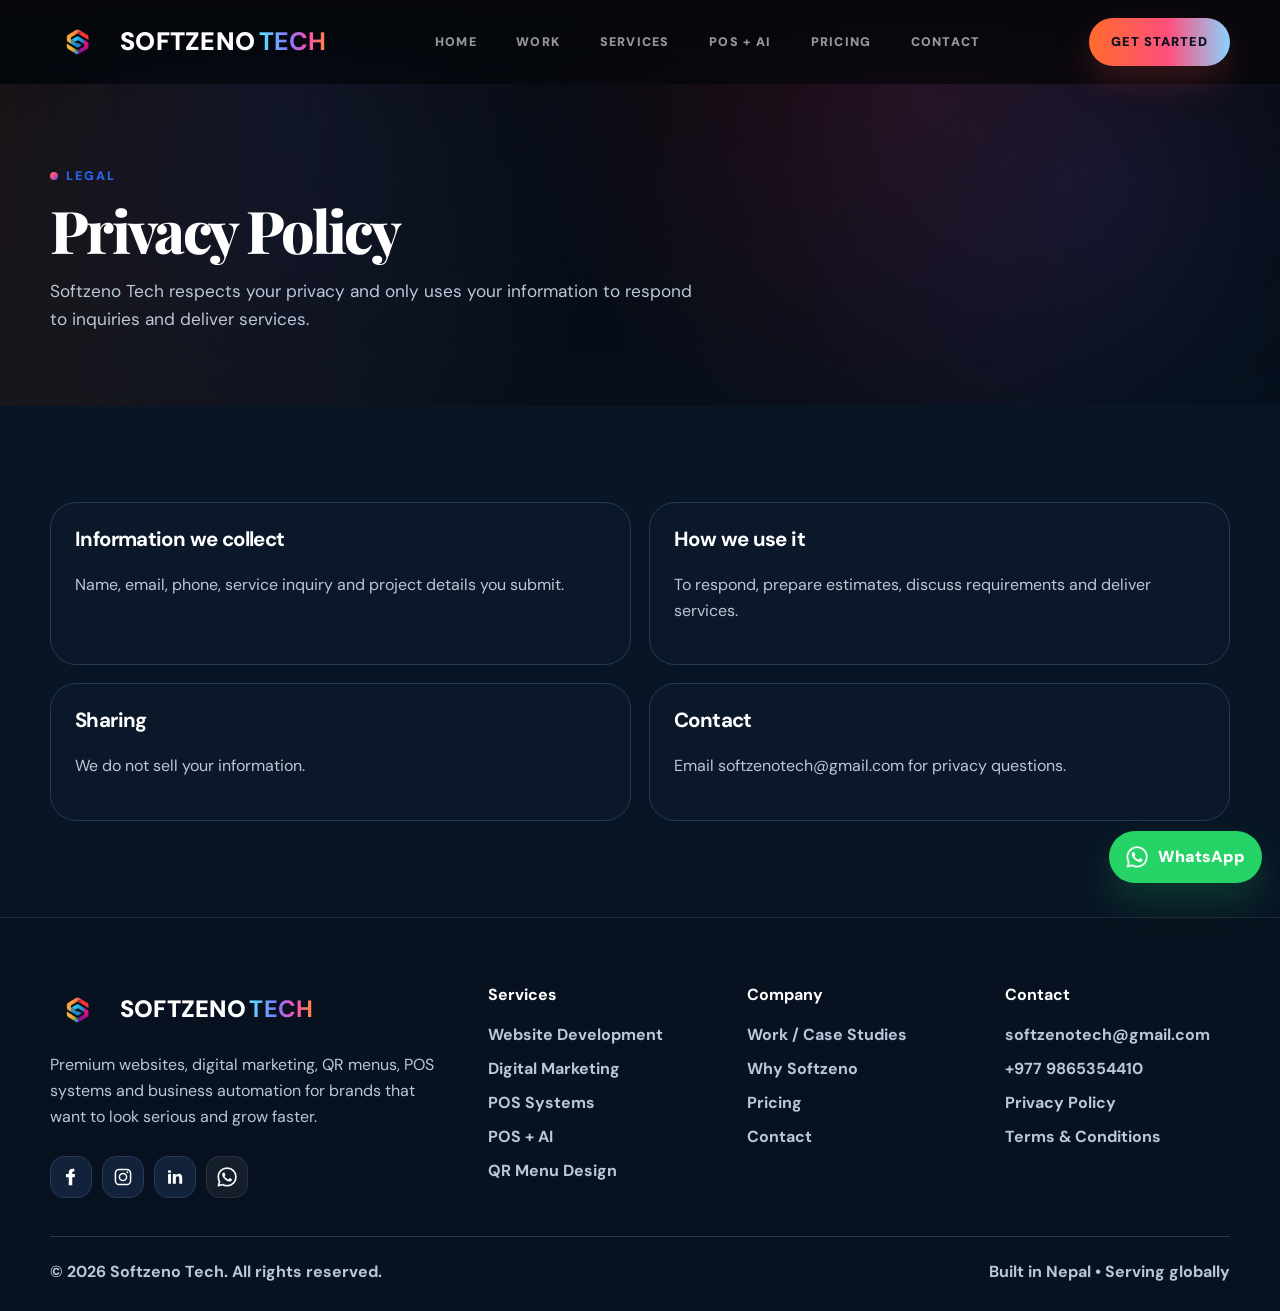
<file: privacy.html>
<!DOCTYPE html>
<!--
  FILE NOTES: privacy.html
  Project: Softzeno Tech website
  Purpose: Static HTML page for the Softzeno Tech company website.
  Structure:
  - <head> contains SEO/meta, fonts and stylesheet links.
  - <header> contains brand, navigation, theme toggle and mobile menu.
  - <main> contains page-specific content sections.
  - <footer> contains brand summary, links and contact details.
  - script.js handles theme toggle, mobile menu, reveal animations, form behavior and small interactions.
-->
<html lang="en" data-theme="dark">
<head>
  <meta charset="UTF-8" />
  <meta name="viewport" content="width=device-width, initial-scale=1.0" />
  <title>Privacy Policy — Softzeno Tech</title>
  <meta name="description" content="Privacy policy for Softzeno Tech." />
  <meta name="theme-color" content="#f6f2ee" />
  <link rel="icon" href="assets/images/favicon.png" type="image/png" />
  <link rel="preconnect" href="https://fonts.googleapis.com" />
  <link rel="preconnect" href="https://fonts.gstatic.com" crossorigin />
  <link href="https://fonts.googleapis.com/css2?family=DM+Sans:wght@400;500;600;700;800;900&family=Playfair+Display:wght@600;700;800&display=swap" rel="stylesheet" />
  <link rel="stylesheet" href="styles.css" />
</head>
<body class="dark-theme">

  <a class="skip-link" href="#main">Skip to content</a>
  <header class="site-header">
    <div class="container nav-shell">
      <a class="brand" href="index.html" aria-label="Softzeno Tech home">
        <span class="brand-mark"><img src="assets/images/brand-icon.png" alt="Softzeno Tech logo" /></span>
        <span class="brand-word"><span class="brand-soft">Softzeno</span> <strong>Tech</strong></span>
      </a>

      <nav class="nav-links" aria-label="Primary navigation">
        <a href="index.html" class="">Home</a>
        <a href="work.html" class="">Work</a>
        <a href="services.html" class="">Services</a>
        <a href="pos-ai.html" class="">POS + AI</a>
        <a href="pricing.html" class="">Pricing</a>
        <a href="contact.html" class="">Contact</a>
        <a class="mobile-nav-cta" href="contact.html">Get Started</a>
      </nav>

      
      <div class="nav-actions">
        <a class="nav-cta" href="contact.html">Get Started</a>
        <button class="menu-toggle" type="button" aria-label="Open navigation" aria-expanded="false">
          <span></span><span></span><span></span>
        </button>
      </div>
    </div>
  </header>

  <main id="main">

<section class="page-hero"><div class="container"><span class="kicker">Legal</span><h1>Privacy Policy</h1><p>Softzeno Tech respects your privacy and only uses your information to respond to inquiries and deliver services.</p></div></section>
<section class="section"><div class="container legal-grid"><article><h3>Information we collect</h3><p>Name, email, phone, service inquiry and project details you submit.</p></article><article><h3>How we use it</h3><p>To respond, prepare estimates, discuss requirements and deliver services.</p></article><article><h3>Sharing</h3><p>We do not sell your information.</p></article><article><h3>Contact</h3><p>Email softzenotech@gmail.com for privacy questions.</p></article></div></section>

  </main>

  <footer class="footer">
    <div class="container footer-grid">
      <div class="footer-brand-block">
        <a class="brand" href="index.html">
          <span class="brand-mark"><img src="assets/images/brand-icon.png" alt="Softzeno Tech logo" /></span>
          <span class="brand-word"><span class="brand-soft">Softzeno</span> <strong>Tech</strong></span>
        </a>
        <p>Premium websites, digital marketing, QR menus, POS systems and business automation for brands that want to look serious and grow faster.</p>
        <div class="socials" aria-label="Social links">
          <a href="https://www.facebook.com/" target="_blank" rel="noopener" aria-label="Facebook">
            <svg viewBox="0 0 24 24"><path d="M13.5 8.5V6.7c0-.8.5-1.2 1.2-1.2H16V2.2c-.7-.1-1.4-.2-2.2-.2-2.7 0-4.5 1.6-4.5 4.6v1.9H6v3.7h3.3V22h4.2v-9.8h2.9l.4-3.7h-3.3z"/></svg>
          </a>
          <a href="https://www.instagram.com/" target="_blank" rel="noopener" aria-label="Instagram">
            <svg viewBox="0 0 24 24"><path d="M7.5 2h9A5.5 5.5 0 0 1 22 7.5v9A5.5 5.5 0 0 1 16.5 22h-9A5.5 5.5 0 0 1 2 16.5v-9A5.5 5.5 0 0 1 7.5 2zm0 1.8A3.7 3.7 0 0 0 3.8 7.5v9a3.7 3.7 0 0 0 3.7 3.7h9a3.7 3.7 0 0 0 3.7-3.7v-9a3.7 3.7 0 0 0-3.7-3.7zm9.8 1.4a1.1 1.1 0 1 1 0 2.2 1.1 1.1 0 0 1 0-2.2zM12 6.8A5.2 5.2 0 1 1 6.8 12 5.2 5.2 0 0 1 12 6.8zm0 1.8A3.4 3.4 0 1 0 15.4 12 3.4 3.4 0 0 0 12 8.6z"/></svg>
          </a>
          <a href="https://www.linkedin.com/" target="_blank" rel="noopener" aria-label="LinkedIn">
            <svg viewBox="0 0 24 24"><path d="M5.4 3.5A1.9 1.9 0 1 1 3.5 5.4a1.9 1.9 0 0 1 1.9-1.9zM3.7 8.3h3.5V20H3.7zm5.7 0h3.4v1.6h.1a3.8 3.8 0 0 1 3.4-1.9c3.6 0 4.3 2.4 4.3 5.5V20h-3.5v-5.7c0-1.4 0-3.1-1.9-3.1s-2.2 1.5-2.2 3V20H9.4z"/></svg>
          </a>
          <a href="https://wa.me/9779865354410?text=Hi%20Softzeno%20Tech%2C%20I%20want%20to%20start%20a%20project." class="whatsapp-social" aria-label="WhatsApp">
            <img class="wa-icon theme-sensitive footer-whatsapp-icon" src="assets/icons/green.png" data-light-src="assets/icons/green.png" data-dark-src="assets/icons/white.png" alt="" />
          </a>
        </div>
      </div>

      <div>
        <h4>Services</h4>
        <a href="services.html#web">Website Development</a>
        <a href="services.html#marketing">Digital Marketing</a>
        <a href="services.html#pos">POS Systems</a>
        <a href="pos-ai.html">POS + AI</a>
        <a href="services.html#qr">QR Menu Design</a>
      </div>

      <div>
        <h4>Company</h4>
        <a href="work.html">Work / Case Studies</a>
        <a href="why-us.html">Why Softzeno</a>
        <a href="pricing.html">Pricing</a>
        <a href="contact.html">Contact</a>
      </div>

      <div>
        <h4>Contact</h4>
        <a href="mailto:softzenotech@gmail.com">softzenotech@gmail.com</a>
        <a href="tel:+9779865354410">+977 9865354410</a>
        <a href="privacy.html">Privacy Policy</a>
        <a href="terms.html">Terms & Conditions</a>
      </div>
    </div>
    <div class="container footer-bottom">
      <span>© 2026 Softzeno Tech. All rights reserved.</span>
      <span>Built in Nepal • Serving globally</span>
    </div>
  </footer>

  <a class="whatsapp-float whatsapp-link compact-mobile-float" href="https://wa.me/9779865354410?text=Hi%20Softzeno%20Tech%2C%20I%20want%20to%20start%20a%20project." aria-label="Chat on WhatsApp">
    <img class="wa-icon" src="assets/icons/white.png" alt="" />
    <span>WhatsApp</span>
  </a>
  <script src="script.js"></script>

</body>
</html>
</file>
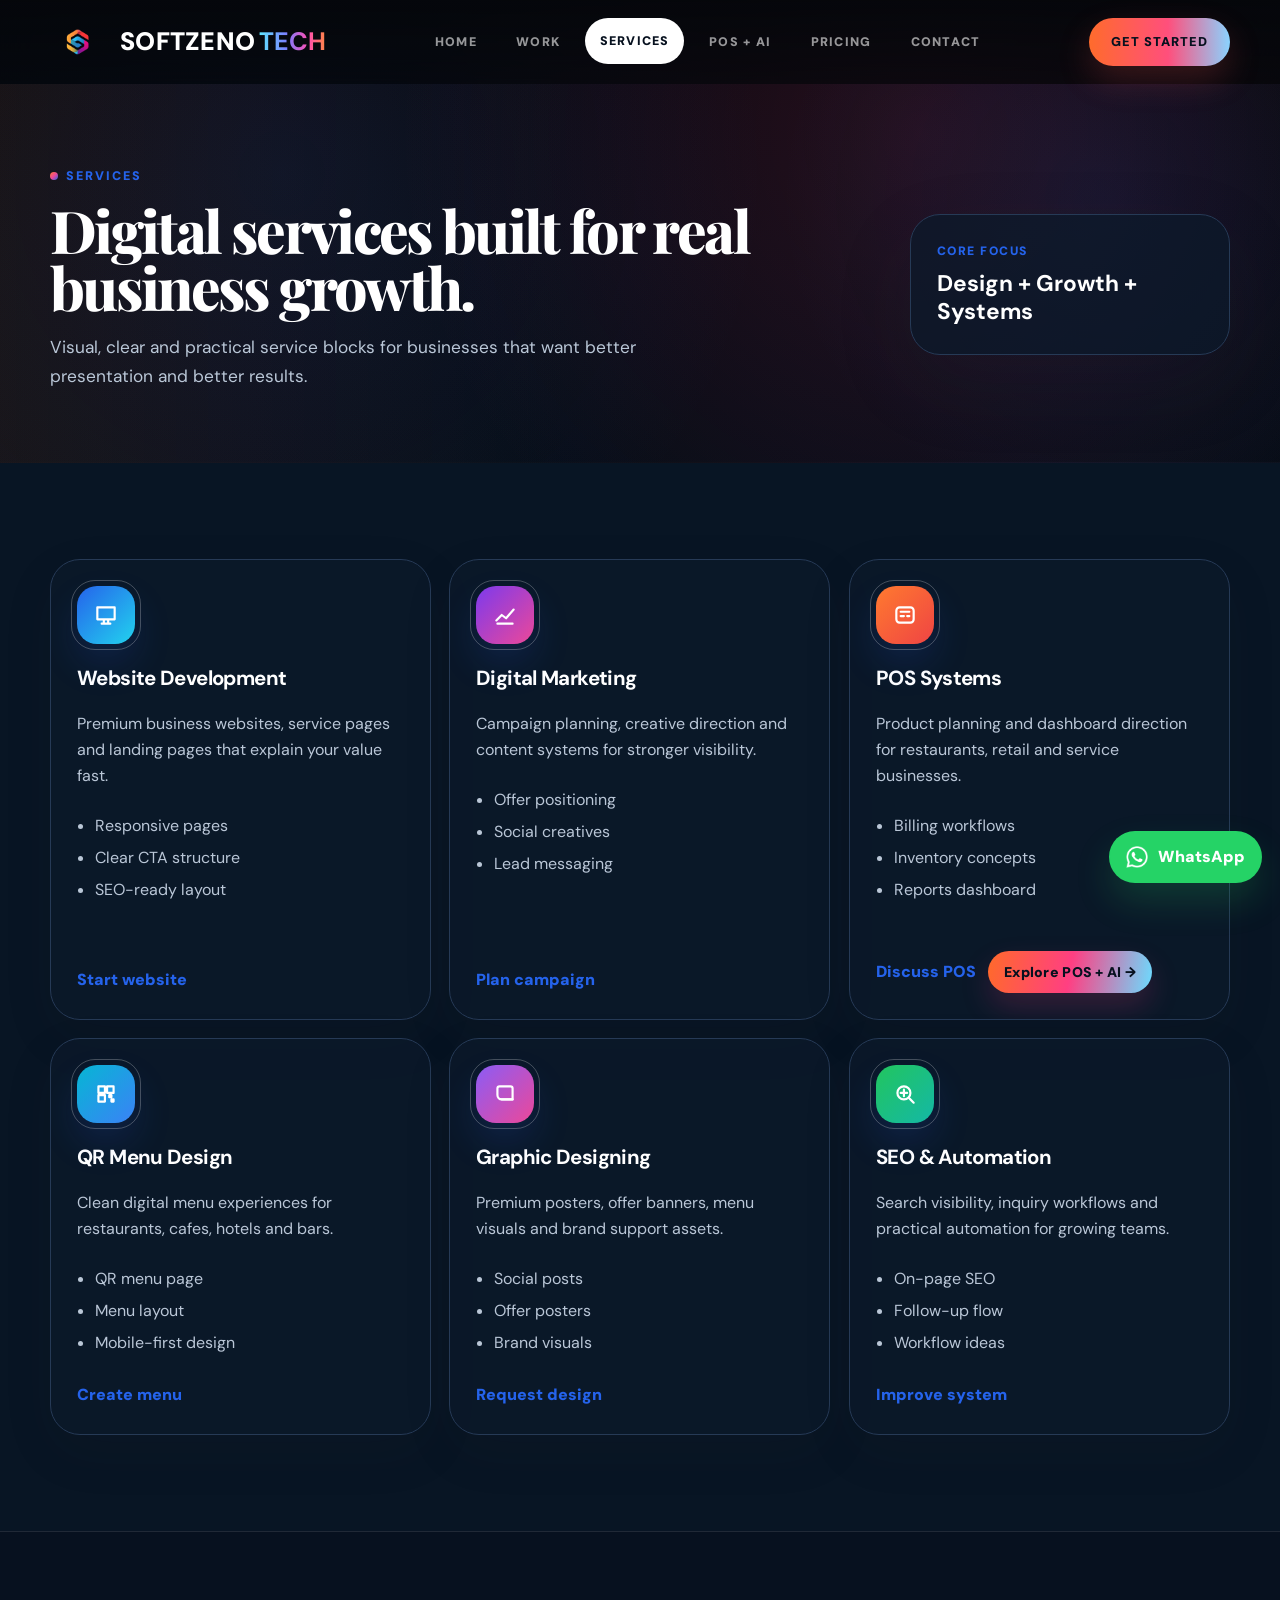
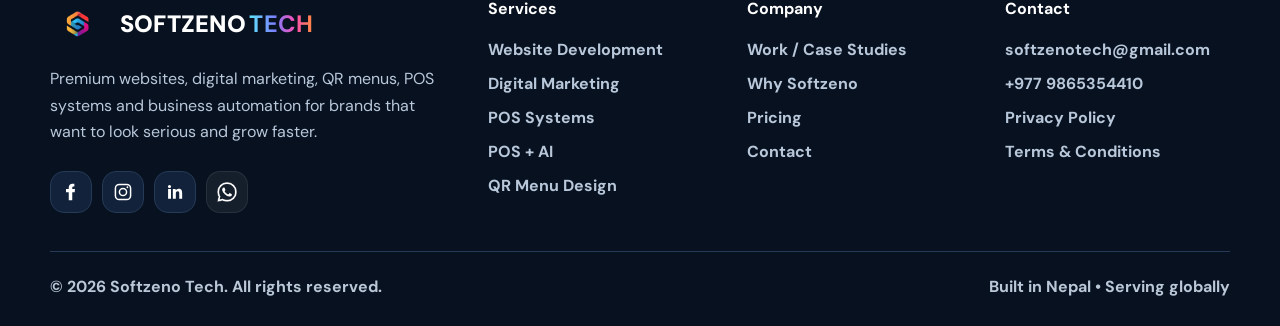
<file: services.html>
<!DOCTYPE html>
<!--
  FILE NOTES: services.html
  Project: Softzeno Tech website
  Purpose: Static HTML page for the Softzeno Tech company website.
  Structure:
  - <head> contains SEO/meta, fonts and stylesheet links.
  - <header> contains brand, navigation, theme toggle and mobile menu.
  - <main> contains page-specific content sections.
  - <footer> contains brand summary, links and contact details.
  - script.js handles theme toggle, mobile menu, reveal animations, form behavior and small interactions.
-->
<html lang="en" data-theme="dark">
<head>
  <meta charset="UTF-8" />
  <meta name="viewport" content="width=device-width, initial-scale=1.0" />
  <title>Services — Softzeno Tech</title>
  <meta name="description" content="Website development, digital marketing, POS systems, QR menus, graphic design and automation services." />
  <meta name="theme-color" content="#f6f2ee" />
  <link rel="icon" href="assets/images/favicon.png" type="image/png" />
  <link rel="preconnect" href="https://fonts.googleapis.com" />
  <link rel="preconnect" href="https://fonts.gstatic.com" crossorigin />
  <link href="https://fonts.googleapis.com/css2?family=DM+Sans:wght@400;500;600;700;800;900&family=Playfair+Display:wght@600;700;800&display=swap" rel="stylesheet" />
  <link rel="stylesheet" href="styles.css" />
</head>
<body class="dark-theme">

  <a class="skip-link" href="#main">Skip to content</a>
  <header class="site-header">
    <div class="container nav-shell">
      <a class="brand" href="index.html" aria-label="Softzeno Tech home">
        <span class="brand-mark"><img src="assets/images/brand-icon.png" alt="Softzeno Tech logo" /></span>
        <span class="brand-word"><span class="brand-soft">Softzeno</span> <strong>Tech</strong></span>
      </a>

      <nav class="nav-links" aria-label="Primary navigation">
        <a href="index.html" class="">Home</a>
        <a href="work.html" class="">Work</a>
        <a href="services.html" class="active">Services</a>
        <a href="pos-ai.html" class="">POS + AI</a>
        <a href="pricing.html" class="">Pricing</a>
        <a href="contact.html" class="">Contact</a>
        <a class="mobile-nav-cta" href="contact.html">Get Started</a>
      </nav>

      
      <div class="nav-actions">
        <a class="nav-cta" href="contact.html">Get Started</a>
        <button class="menu-toggle" type="button" aria-label="Open navigation" aria-expanded="false">
          <span></span><span></span><span></span>
        </button>
      </div>
    </div>
  </header>

  <main id="main">

<section class="page-hero">
  <div class="container page-hero-grid">
    <div class="reveal">
      <span class="kicker">Services</span>
      <h1>Digital services built for real business growth.</h1>
      <p>Visual, clear and practical service blocks for businesses that want better presentation and better results.</p>
    </div>
    <div class="page-note reveal">
      <span>Core focus</span>
      <strong>Design + Growth + Systems</strong>
    </div>
  </div>
</section>

<section class="section">
  <div class="container service-display-grid large-services">
    <article id="web" class="service-tile reveal">
      <div class="service-icon gradient-blue"><svg viewBox="0 0 24 24"><path d="M4 5h16v11H4zM8 20h8M10 16v4M14 16v4"/></svg></div>
      <h3>Website Development</h3>
      <p>Premium business websites, service pages and landing pages that explain your value fast.</p>
      <ul><li>Responsive pages</li><li>Clear CTA structure</li><li>SEO-ready layout</li></ul>
      <a href="contact.html">Start website</a>
    </article>
    <article id="marketing" class="service-tile reveal">
      <div class="service-icon gradient-pink"><svg viewBox="0 0 24 24"><path d="M4 17l5-5 4 3 7-8M5 20h14"/></svg></div>
      <h3>Digital Marketing</h3>
      <p>Campaign planning, creative direction and content systems for stronger visibility.</p>
      <ul><li>Offer positioning</li><li>Social creatives</li><li>Lead messaging</li></ul>
      <a href="contact.html">Plan campaign</a>
    </article>
    <article id="pos" class="service-tile reveal">
      <div class="service-icon gradient-orange"><svg viewBox="0 0 24 24"><rect x="4" y="5" width="16" height="14" rx="3"/><path d="M8 9h8M8 13h3M14 13h2"/></svg></div>
      <h3>POS Systems</h3>
      <p>Product planning and dashboard direction for restaurants, retail and service businesses.</p>
      <ul><li>Billing workflows</li><li>Inventory concepts</li><li>Reports dashboard</li></ul>
      <div class="service-card-actions">
          <a href="contact.html">Discuss POS</a>
          <a href="pos-ai.html" class="service-ai-link">Explore POS + AI →</a>
        </div>
    </article>
    <article id="qr" class="service-tile reveal">
      <div class="service-icon gradient-cyan"><svg viewBox="0 0 24 24"><path d="M5 5h6v6H5zM13 5h6v6h-6zM5 13h6v6H5zM15 13h2v2h-2zM17 17h2v2h-2z"/></svg></div>
      <h3>QR Menu Design</h3>
      <p>Clean digital menu experiences for restaurants, cafes, hotels and bars.</p>
      <ul><li>QR menu page</li><li>Menu layout</li><li>Mobile-first design</li></ul>
      <a href="contact.html">Create menu</a>
    </article>
    <article id="design" class="service-tile reveal">
      <div class="service-icon gradient-purple"><svg viewBox="0 0 24 24"><path d="M7 5h10a2 2 0 0 1 2 2v10H9a4 4 0 0 1-4-4V7a2 2 0 0 1 2-2z"/><path d="M9 17h10"/></svg></div>
      <h3>Graphic Designing</h3>
      <p>Premium posters, offer banners, menu visuals and brand support assets.</p>
      <ul><li>Social posts</li><li>Offer posters</li><li>Brand visuals</li></ul>
      <a href="contact.html">Request design</a>
    </article>
    <article id="seo" class="service-tile reveal">
      <div class="service-icon gradient-green"><svg viewBox="0 0 24 24"><circle cx="11" cy="11" r="6"/><path d="M20 20l-4.2-4.2M11 8v6M8 11h6"/></svg></div>
      <h3>SEO & Automation</h3>
      <p>Search visibility, inquiry workflows and practical automation for growing teams.</p>
      <ul><li>On-page SEO</li><li>Follow-up flow</li><li>Workflow ideas</li></ul>
      <a href="contact.html">Improve system</a>
    </article>
  </div>
</section>

  </main>

  <footer class="footer">
    <div class="container footer-grid">
      <div class="footer-brand-block">
        <a class="brand" href="index.html">
          <span class="brand-mark"><img src="assets/images/brand-icon.png" alt="Softzeno Tech logo" /></span>
          <span class="brand-word"><span class="brand-soft">Softzeno</span> <strong>Tech</strong></span>
        </a>
        <p>Premium websites, digital marketing, QR menus, POS systems and business automation for brands that want to look serious and grow faster.</p>
        <div class="socials" aria-label="Social links">
          <a href="https://www.facebook.com/" target="_blank" rel="noopener" aria-label="Facebook">
            <svg viewBox="0 0 24 24"><path d="M13.5 8.5V6.7c0-.8.5-1.2 1.2-1.2H16V2.2c-.7-.1-1.4-.2-2.2-.2-2.7 0-4.5 1.6-4.5 4.6v1.9H6v3.7h3.3V22h4.2v-9.8h2.9l.4-3.7h-3.3z"/></svg>
          </a>
          <a href="https://www.instagram.com/" target="_blank" rel="noopener" aria-label="Instagram">
            <svg viewBox="0 0 24 24"><path d="M7.5 2h9A5.5 5.5 0 0 1 22 7.5v9A5.5 5.5 0 0 1 16.5 22h-9A5.5 5.5 0 0 1 2 16.5v-9A5.5 5.5 0 0 1 7.5 2zm0 1.8A3.7 3.7 0 0 0 3.8 7.5v9a3.7 3.7 0 0 0 3.7 3.7h9a3.7 3.7 0 0 0 3.7-3.7v-9a3.7 3.7 0 0 0-3.7-3.7zm9.8 1.4a1.1 1.1 0 1 1 0 2.2 1.1 1.1 0 0 1 0-2.2zM12 6.8A5.2 5.2 0 1 1 6.8 12 5.2 5.2 0 0 1 12 6.8zm0 1.8A3.4 3.4 0 1 0 15.4 12 3.4 3.4 0 0 0 12 8.6z"/></svg>
          </a>
          <a href="https://www.linkedin.com/" target="_blank" rel="noopener" aria-label="LinkedIn">
            <svg viewBox="0 0 24 24"><path d="M5.4 3.5A1.9 1.9 0 1 1 3.5 5.4a1.9 1.9 0 0 1 1.9-1.9zM3.7 8.3h3.5V20H3.7zm5.7 0h3.4v1.6h.1a3.8 3.8 0 0 1 3.4-1.9c3.6 0 4.3 2.4 4.3 5.5V20h-3.5v-5.7c0-1.4 0-3.1-1.9-3.1s-2.2 1.5-2.2 3V20H9.4z"/></svg>
          </a>
          <a href="https://wa.me/9779865354410?text=Hi%20Softzeno%20Tech%2C%20I%20want%20to%20start%20a%20project." class="whatsapp-social" aria-label="WhatsApp">
            <img class="wa-icon theme-sensitive footer-whatsapp-icon" src="assets/icons/green.png" data-light-src="assets/icons/green.png" data-dark-src="assets/icons/white.png" alt="" />
          </a>
        </div>
      </div>

      <div>
        <h4>Services</h4>
        <a href="services.html#web">Website Development</a>
        <a href="services.html#marketing">Digital Marketing</a>
        <a href="services.html#pos">POS Systems</a>
        <a href="pos-ai.html">POS + AI</a>
        <a href="services.html#qr">QR Menu Design</a>
      </div>

      <div>
        <h4>Company</h4>
        <a href="work.html">Work / Case Studies</a>
        <a href="why-us.html">Why Softzeno</a>
        <a href="pricing.html">Pricing</a>
        <a href="contact.html">Contact</a>
      </div>

      <div>
        <h4>Contact</h4>
        <a href="mailto:softzenotech@gmail.com">softzenotech@gmail.com</a>
        <a href="tel:+9779865354410">+977 9865354410</a>
        <a href="privacy.html">Privacy Policy</a>
        <a href="terms.html">Terms & Conditions</a>
      </div>
    </div>
    <div class="container footer-bottom">
      <span>© 2026 Softzeno Tech. All rights reserved.</span>
      <span>Built in Nepal • Serving globally</span>
    </div>
  </footer>

  <a class="whatsapp-float whatsapp-link compact-mobile-float" href="https://wa.me/9779865354410?text=Hi%20Softzeno%20Tech%2C%20I%20want%20to%20start%20a%20project." aria-label="Chat on WhatsApp">
    <img class="wa-icon" src="assets/icons/white.png" alt="" />
    <span>WhatsApp</span>
  </a>
  <script src="script.js"></script>

</body>
</html>
</file>
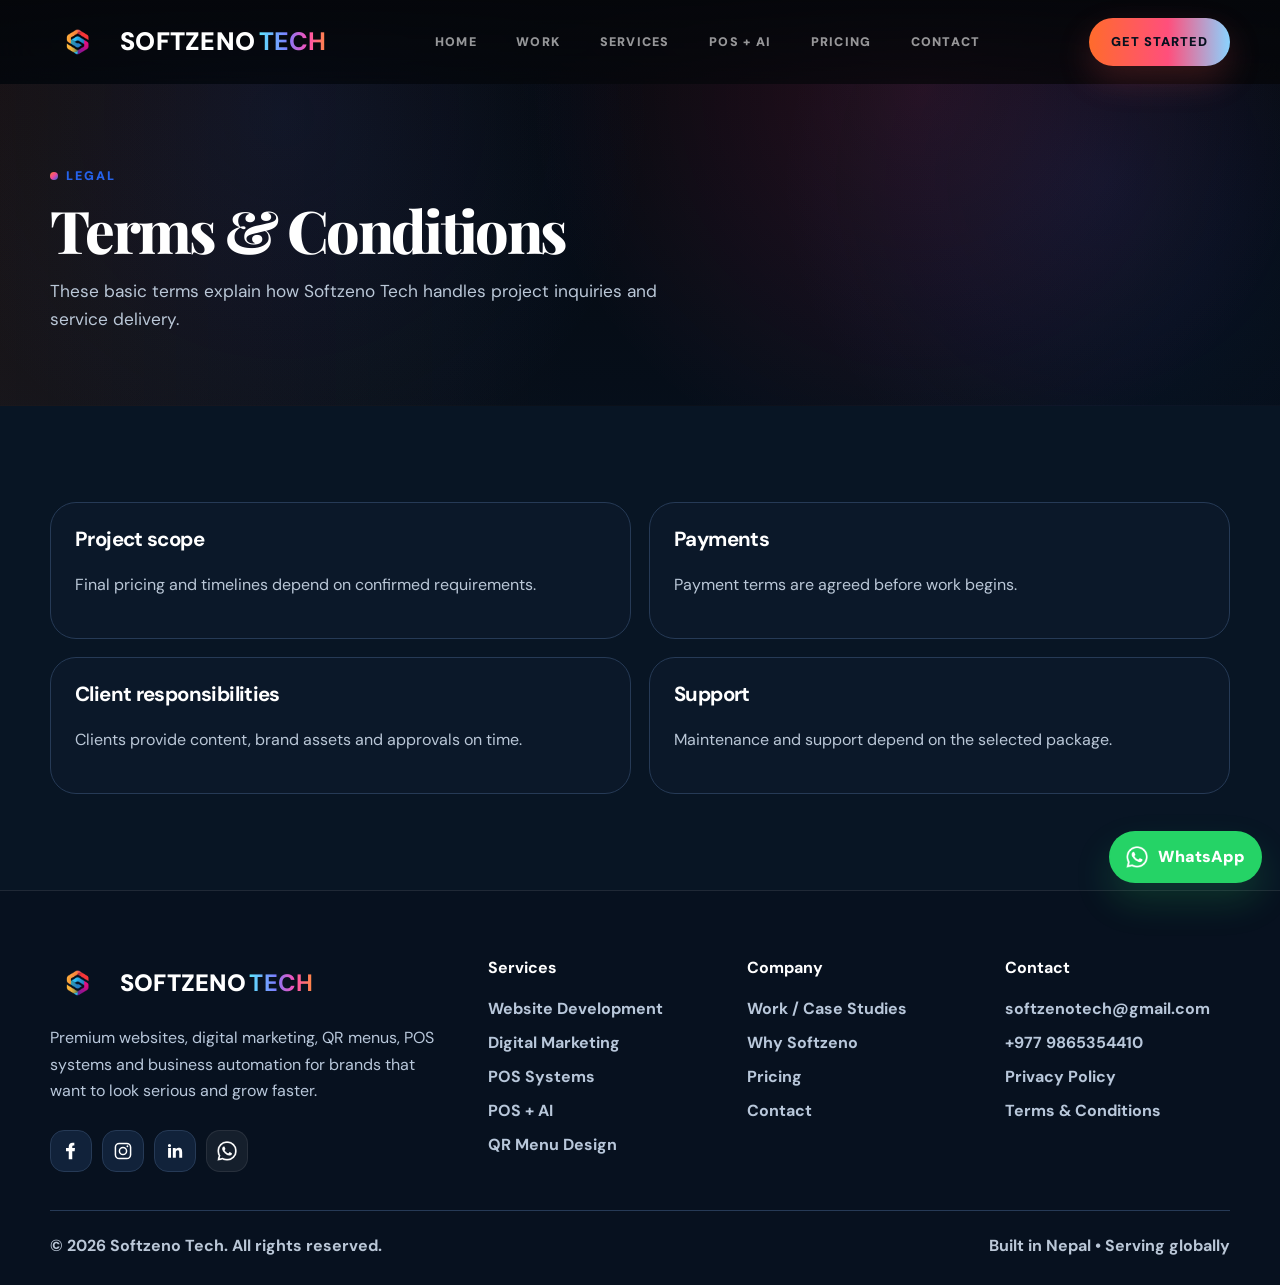
<file: terms.html>
<!DOCTYPE html>
<!--
  FILE NOTES: terms.html
  Project: Softzeno Tech website
  Purpose: Static HTML page for the Softzeno Tech company website.
  Structure:
  - <head> contains SEO/meta, fonts and stylesheet links.
  - <header> contains brand, navigation, theme toggle and mobile menu.
  - <main> contains page-specific content sections.
  - <footer> contains brand summary, links and contact details.
  - script.js handles theme toggle, mobile menu, reveal animations, form behavior and small interactions.
-->
<html lang="en" data-theme="dark">
<head>
  <meta charset="UTF-8" />
  <meta name="viewport" content="width=device-width, initial-scale=1.0" />
  <title>Terms & Conditions — Softzeno Tech</title>
  <meta name="description" content="Terms and conditions for Softzeno Tech." />
  <meta name="theme-color" content="#f6f2ee" />
  <link rel="icon" href="assets/images/favicon.png" type="image/png" />
  <link rel="preconnect" href="https://fonts.googleapis.com" />
  <link rel="preconnect" href="https://fonts.gstatic.com" crossorigin />
  <link href="https://fonts.googleapis.com/css2?family=DM+Sans:wght@400;500;600;700;800;900&family=Playfair+Display:wght@600;700;800&display=swap" rel="stylesheet" />
  <link rel="stylesheet" href="styles.css" />
</head>
<body class="dark-theme">

  <a class="skip-link" href="#main">Skip to content</a>
  <header class="site-header">
    <div class="container nav-shell">
      <a class="brand" href="index.html" aria-label="Softzeno Tech home">
        <span class="brand-mark"><img src="assets/images/brand-icon.png" alt="Softzeno Tech logo" /></span>
        <span class="brand-word"><span class="brand-soft">Softzeno</span> <strong>Tech</strong></span>
      </a>

      <nav class="nav-links" aria-label="Primary navigation">
        <a href="index.html" class="">Home</a>
        <a href="work.html" class="">Work</a>
        <a href="services.html" class="">Services</a>
        <a href="pos-ai.html" class="">POS + AI</a>
        <a href="pricing.html" class="">Pricing</a>
        <a href="contact.html" class="">Contact</a>
        <a class="mobile-nav-cta" href="contact.html">Get Started</a>
      </nav>

      
      <div class="nav-actions">
        <a class="nav-cta" href="contact.html">Get Started</a>
        <button class="menu-toggle" type="button" aria-label="Open navigation" aria-expanded="false">
          <span></span><span></span><span></span>
        </button>
      </div>
    </div>
  </header>

  <main id="main">

<section class="page-hero"><div class="container"><span class="kicker">Legal</span><h1>Terms & Conditions</h1><p>These basic terms explain how Softzeno Tech handles project inquiries and service delivery.</p></div></section>
<section class="section"><div class="container legal-grid"><article><h3>Project scope</h3><p>Final pricing and timelines depend on confirmed requirements.</p></article><article><h3>Payments</h3><p>Payment terms are agreed before work begins.</p></article><article><h3>Client responsibilities</h3><p>Clients provide content, brand assets and approvals on time.</p></article><article><h3>Support</h3><p>Maintenance and support depend on the selected package.</p></article></div></section>

  </main>

  <footer class="footer">
    <div class="container footer-grid">
      <div class="footer-brand-block">
        <a class="brand" href="index.html">
          <span class="brand-mark"><img src="assets/images/brand-icon.png" alt="Softzeno Tech logo" /></span>
          <span class="brand-word"><span class="brand-soft">Softzeno</span> <strong>Tech</strong></span>
        </a>
        <p>Premium websites, digital marketing, QR menus, POS systems and business automation for brands that want to look serious and grow faster.</p>
        <div class="socials" aria-label="Social links">
          <a href="https://www.facebook.com/" target="_blank" rel="noopener" aria-label="Facebook">
            <svg viewBox="0 0 24 24"><path d="M13.5 8.5V6.7c0-.8.5-1.2 1.2-1.2H16V2.2c-.7-.1-1.4-.2-2.2-.2-2.7 0-4.5 1.6-4.5 4.6v1.9H6v3.7h3.3V22h4.2v-9.8h2.9l.4-3.7h-3.3z"/></svg>
          </a>
          <a href="https://www.instagram.com/" target="_blank" rel="noopener" aria-label="Instagram">
            <svg viewBox="0 0 24 24"><path d="M7.5 2h9A5.5 5.5 0 0 1 22 7.5v9A5.5 5.5 0 0 1 16.5 22h-9A5.5 5.5 0 0 1 2 16.5v-9A5.5 5.5 0 0 1 7.5 2zm0 1.8A3.7 3.7 0 0 0 3.8 7.5v9a3.7 3.7 0 0 0 3.7 3.7h9a3.7 3.7 0 0 0 3.7-3.7v-9a3.7 3.7 0 0 0-3.7-3.7zm9.8 1.4a1.1 1.1 0 1 1 0 2.2 1.1 1.1 0 0 1 0-2.2zM12 6.8A5.2 5.2 0 1 1 6.8 12 5.2 5.2 0 0 1 12 6.8zm0 1.8A3.4 3.4 0 1 0 15.4 12 3.4 3.4 0 0 0 12 8.6z"/></svg>
          </a>
          <a href="https://www.linkedin.com/" target="_blank" rel="noopener" aria-label="LinkedIn">
            <svg viewBox="0 0 24 24"><path d="M5.4 3.5A1.9 1.9 0 1 1 3.5 5.4a1.9 1.9 0 0 1 1.9-1.9zM3.7 8.3h3.5V20H3.7zm5.7 0h3.4v1.6h.1a3.8 3.8 0 0 1 3.4-1.9c3.6 0 4.3 2.4 4.3 5.5V20h-3.5v-5.7c0-1.4 0-3.1-1.9-3.1s-2.2 1.5-2.2 3V20H9.4z"/></svg>
          </a>
          <a href="https://wa.me/9779865354410?text=Hi%20Softzeno%20Tech%2C%20I%20want%20to%20start%20a%20project." class="whatsapp-social" aria-label="WhatsApp">
            <img class="wa-icon theme-sensitive footer-whatsapp-icon" src="assets/icons/green.png" data-light-src="assets/icons/green.png" data-dark-src="assets/icons/white.png" alt="" />
          </a>
        </div>
      </div>

      <div>
        <h4>Services</h4>
        <a href="services.html#web">Website Development</a>
        <a href="services.html#marketing">Digital Marketing</a>
        <a href="services.html#pos">POS Systems</a>
        <a href="pos-ai.html">POS + AI</a>
        <a href="services.html#qr">QR Menu Design</a>
      </div>

      <div>
        <h4>Company</h4>
        <a href="work.html">Work / Case Studies</a>
        <a href="why-us.html">Why Softzeno</a>
        <a href="pricing.html">Pricing</a>
        <a href="contact.html">Contact</a>
      </div>

      <div>
        <h4>Contact</h4>
        <a href="mailto:softzenotech@gmail.com">softzenotech@gmail.com</a>
        <a href="tel:+9779865354410">+977 9865354410</a>
        <a href="privacy.html">Privacy Policy</a>
        <a href="terms.html">Terms & Conditions</a>
      </div>
    </div>
    <div class="container footer-bottom">
      <span>© 2026 Softzeno Tech. All rights reserved.</span>
      <span>Built in Nepal • Serving globally</span>
    </div>
  </footer>

  <a class="whatsapp-float whatsapp-link compact-mobile-float" href="https://wa.me/9779865354410?text=Hi%20Softzeno%20Tech%2C%20I%20want%20to%20start%20a%20project." aria-label="Chat on WhatsApp">
    <img class="wa-icon" src="assets/icons/white.png" alt="" />
    <span>WhatsApp</span>
  </a>
  <script src="script.js"></script>

</body>
</html>
</file>
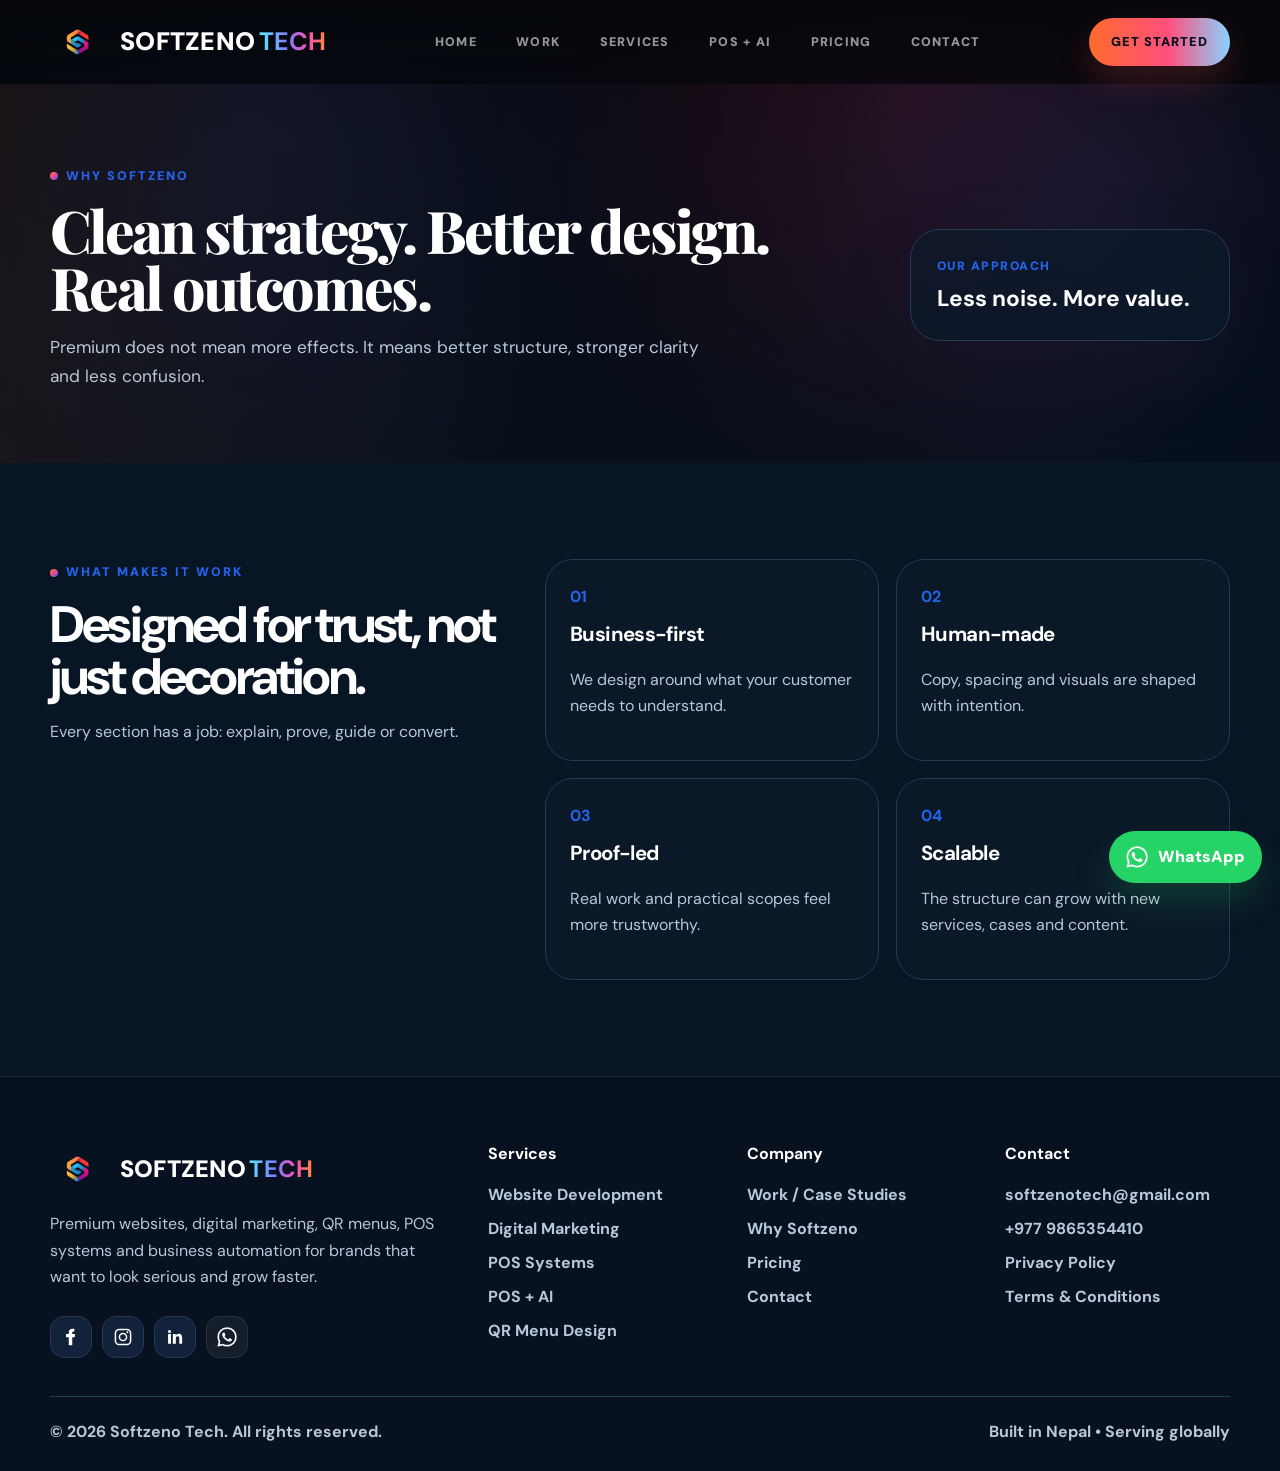
<file: why-us.html>
<!DOCTYPE html>
<!--
  FILE NOTES: why-us.html
  Project: Softzeno Tech website
  Purpose: Static HTML page for the Softzeno Tech company website.
  Structure:
  - <head> contains SEO/meta, fonts and stylesheet links.
  - <header> contains brand, navigation, theme toggle and mobile menu.
  - <main> contains page-specific content sections.
  - <footer> contains brand summary, links and contact details.
  - script.js handles theme toggle, mobile menu, reveal animations, form behavior and small interactions.
-->
<html lang="en" data-theme="dark">
<head>
  <meta charset="UTF-8" />
  <meta name="viewport" content="width=device-width, initial-scale=1.0" />
  <title>Why Softzeno Tech</title>
  <meta name="description" content="Why Softzeno Tech uses premium design, clean structure and business-first thinking." />
  <meta name="theme-color" content="#f6f2ee" />
  <link rel="icon" href="assets/images/favicon.png" type="image/png" />
  <link rel="preconnect" href="https://fonts.googleapis.com" />
  <link rel="preconnect" href="https://fonts.gstatic.com" crossorigin />
  <link href="https://fonts.googleapis.com/css2?family=DM+Sans:wght@400;500;600;700;800;900&family=Playfair+Display:wght@600;700;800&display=swap" rel="stylesheet" />
  <link rel="stylesheet" href="styles.css" />
</head>
<body class="dark-theme">

  <a class="skip-link" href="#main">Skip to content</a>
  <header class="site-header">
    <div class="container nav-shell">
      <a class="brand" href="index.html" aria-label="Softzeno Tech home">
        <span class="brand-mark"><img src="assets/images/brand-icon.png" alt="Softzeno Tech logo" /></span>
        <span class="brand-word"><span class="brand-soft">Softzeno</span> <strong>Tech</strong></span>
      </a>

      <nav class="nav-links" aria-label="Primary navigation">
        <a href="index.html" class="">Home</a>
        <a href="work.html" class="">Work</a>
        <a href="services.html" class="">Services</a>
        <a href="pos-ai.html" class="">POS + AI</a>
        <a href="pricing.html" class="">Pricing</a>
        <a href="contact.html" class="">Contact</a>
        <a class="mobile-nav-cta" href="contact.html">Get Started</a>
      </nav>

      
      <div class="nav-actions">
        <a class="nav-cta" href="contact.html">Get Started</a>
        <button class="menu-toggle" type="button" aria-label="Open navigation" aria-expanded="false">
          <span></span><span></span><span></span>
        </button>
      </div>
    </div>
  </header>

  <main id="main">

<section class="page-hero">
  <div class="container page-hero-grid">
    <div class="reveal">
      <span class="kicker">Why Softzeno</span>
      <h1>Clean strategy. Better design. Real outcomes.</h1>
      <p>Premium does not mean more effects. It means better structure, stronger clarity and less confusion.</p>
    </div>
    <div class="page-note reveal">
      <span>Our approach</span>
      <strong>Less noise. More value.</strong>
    </div>
  </div>
</section>

<section class="section">
  <div class="container process-layout">
    <div class="section-heading reveal">
      <span class="kicker">What makes it work</span>
      <h2>Designed for trust, not just decoration.</h2>
      <p>Every section has a job: explain, prove, guide or convert.</p>
    </div>
    <div class="process-steps">
      <article class="step reveal"><b>01</b><h3>Business-first</h3><p>We design around what your customer needs to understand.</p></article>
      <article class="step reveal"><b>02</b><h3>Human-made</h3><p>Copy, spacing and visuals are shaped with intention.</p></article>
      <article class="step reveal"><b>03</b><h3>Proof-led</h3><p>Real work and practical scopes feel more trustworthy.</p></article>
      <article class="step reveal"><b>04</b><h3>Scalable</h3><p>The structure can grow with new services, cases and content.</p></article>
    </div>
  </div>
</section>

  </main>

  <footer class="footer">
    <div class="container footer-grid">
      <div class="footer-brand-block">
        <a class="brand" href="index.html">
          <span class="brand-mark"><img src="assets/images/brand-icon.png" alt="Softzeno Tech logo" /></span>
          <span class="brand-word"><span class="brand-soft">Softzeno</span> <strong>Tech</strong></span>
        </a>
        <p>Premium websites, digital marketing, QR menus, POS systems and business automation for brands that want to look serious and grow faster.</p>
        <div class="socials" aria-label="Social links">
          <a href="https://www.facebook.com/" target="_blank" rel="noopener" aria-label="Facebook">
            <svg viewBox="0 0 24 24"><path d="M13.5 8.5V6.7c0-.8.5-1.2 1.2-1.2H16V2.2c-.7-.1-1.4-.2-2.2-.2-2.7 0-4.5 1.6-4.5 4.6v1.9H6v3.7h3.3V22h4.2v-9.8h2.9l.4-3.7h-3.3z"/></svg>
          </a>
          <a href="https://www.instagram.com/" target="_blank" rel="noopener" aria-label="Instagram">
            <svg viewBox="0 0 24 24"><path d="M7.5 2h9A5.5 5.5 0 0 1 22 7.5v9A5.5 5.5 0 0 1 16.5 22h-9A5.5 5.5 0 0 1 2 16.5v-9A5.5 5.5 0 0 1 7.5 2zm0 1.8A3.7 3.7 0 0 0 3.8 7.5v9a3.7 3.7 0 0 0 3.7 3.7h9a3.7 3.7 0 0 0 3.7-3.7v-9a3.7 3.7 0 0 0-3.7-3.7zm9.8 1.4a1.1 1.1 0 1 1 0 2.2 1.1 1.1 0 0 1 0-2.2zM12 6.8A5.2 5.2 0 1 1 6.8 12 5.2 5.2 0 0 1 12 6.8zm0 1.8A3.4 3.4 0 1 0 15.4 12 3.4 3.4 0 0 0 12 8.6z"/></svg>
          </a>
          <a href="https://www.linkedin.com/" target="_blank" rel="noopener" aria-label="LinkedIn">
            <svg viewBox="0 0 24 24"><path d="M5.4 3.5A1.9 1.9 0 1 1 3.5 5.4a1.9 1.9 0 0 1 1.9-1.9zM3.7 8.3h3.5V20H3.7zm5.7 0h3.4v1.6h.1a3.8 3.8 0 0 1 3.4-1.9c3.6 0 4.3 2.4 4.3 5.5V20h-3.5v-5.7c0-1.4 0-3.1-1.9-3.1s-2.2 1.5-2.2 3V20H9.4z"/></svg>
          </a>
          <a href="https://wa.me/9779865354410?text=Hi%20Softzeno%20Tech%2C%20I%20want%20to%20start%20a%20project." class="whatsapp-social" aria-label="WhatsApp">
            <img class="wa-icon theme-sensitive footer-whatsapp-icon" src="assets/icons/green.png" data-light-src="assets/icons/green.png" data-dark-src="assets/icons/white.png" alt="" />
          </a>
        </div>
      </div>

      <div>
        <h4>Services</h4>
        <a href="services.html#web">Website Development</a>
        <a href="services.html#marketing">Digital Marketing</a>
        <a href="services.html#pos">POS Systems</a>
        <a href="pos-ai.html">POS + AI</a>
        <a href="services.html#qr">QR Menu Design</a>
      </div>

      <div>
        <h4>Company</h4>
        <a href="work.html">Work / Case Studies</a>
        <a href="why-us.html">Why Softzeno</a>
        <a href="pricing.html">Pricing</a>
        <a href="contact.html">Contact</a>
      </div>

      <div>
        <h4>Contact</h4>
        <a href="mailto:softzenotech@gmail.com">softzenotech@gmail.com</a>
        <a href="tel:+9779865354410">+977 9865354410</a>
        <a href="privacy.html">Privacy Policy</a>
        <a href="terms.html">Terms & Conditions</a>
      </div>
    </div>
    <div class="container footer-bottom">
      <span>© 2026 Softzeno Tech. All rights reserved.</span>
      <span>Built in Nepal • Serving globally</span>
    </div>
  </footer>

  <a class="whatsapp-float whatsapp-link compact-mobile-float" href="https://wa.me/9779865354410?text=Hi%20Softzeno%20Tech%2C%20I%20want%20to%20start%20a%20project." aria-label="Chat on WhatsApp">
    <img class="wa-icon" src="assets/icons/white.png" alt="" />
    <span>WhatsApp</span>
  </a>
  <script src="script.js"></script>

</body>
</html>
</file>
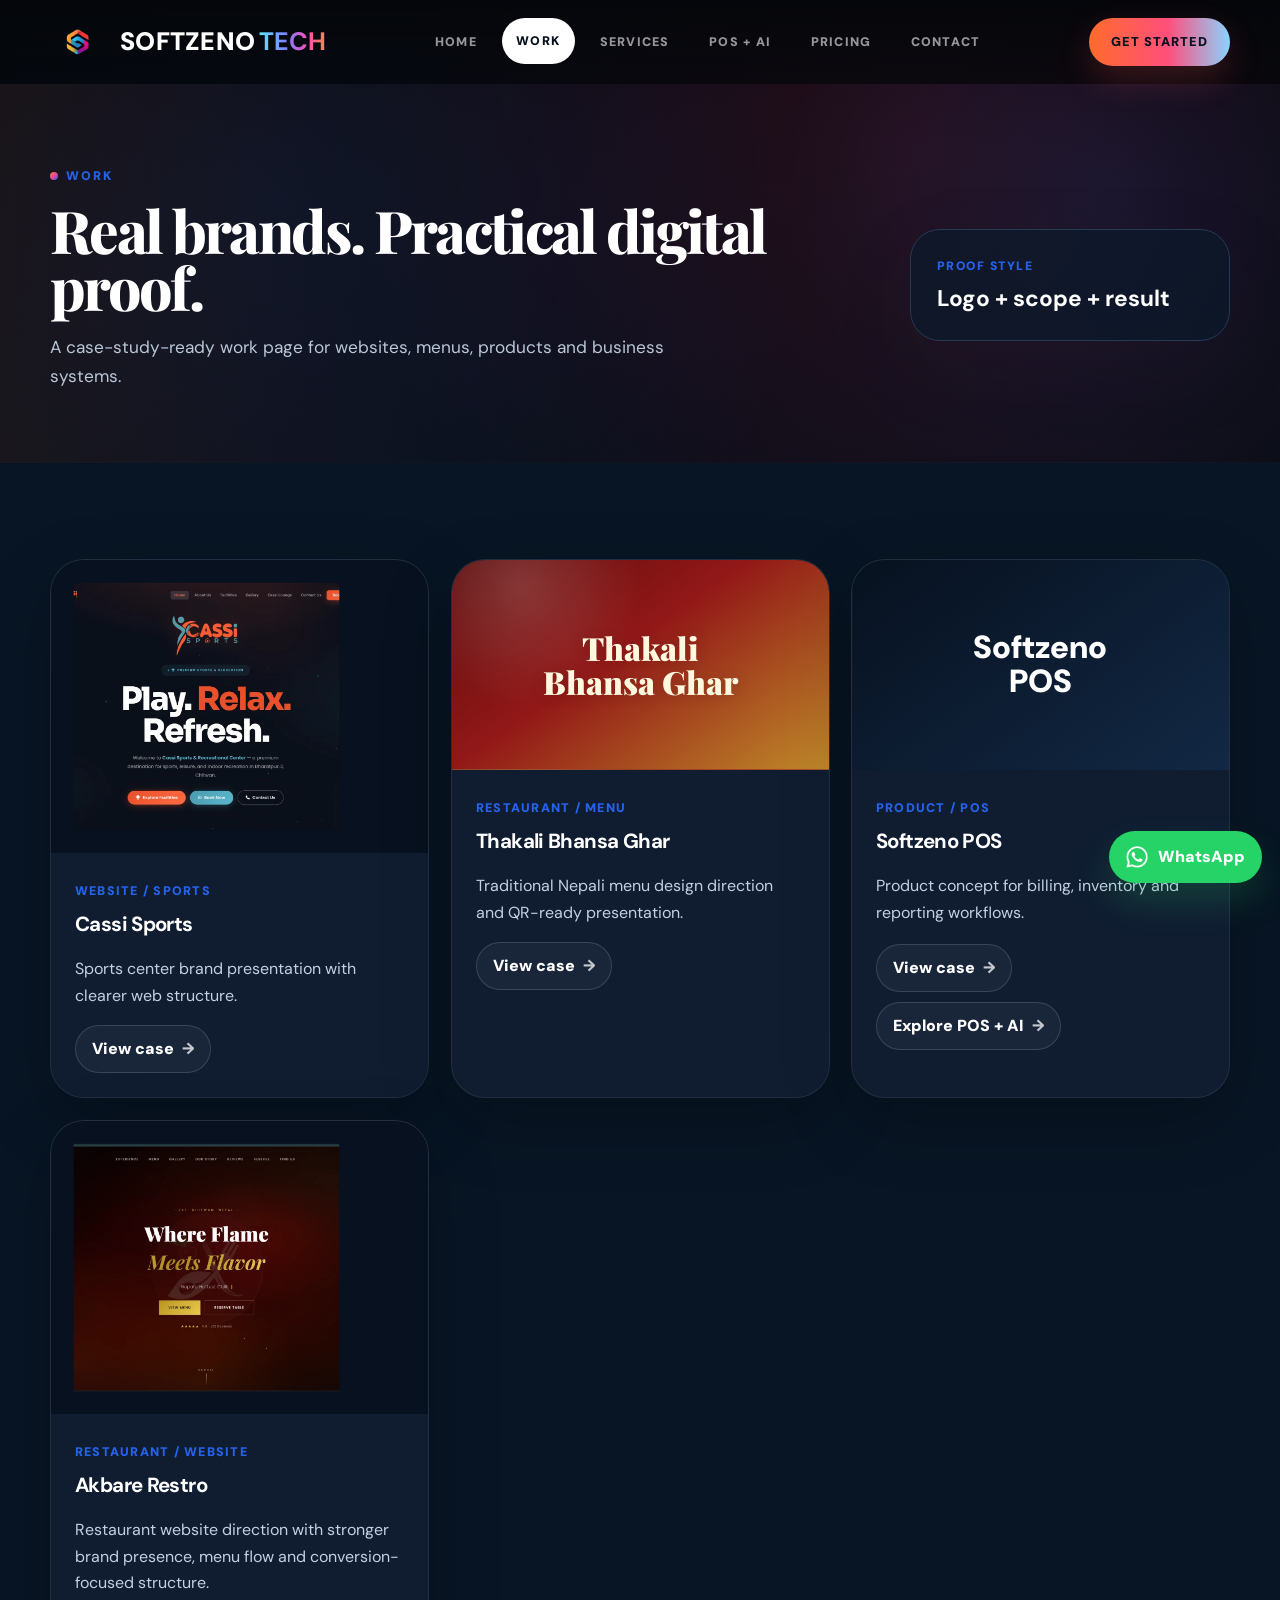
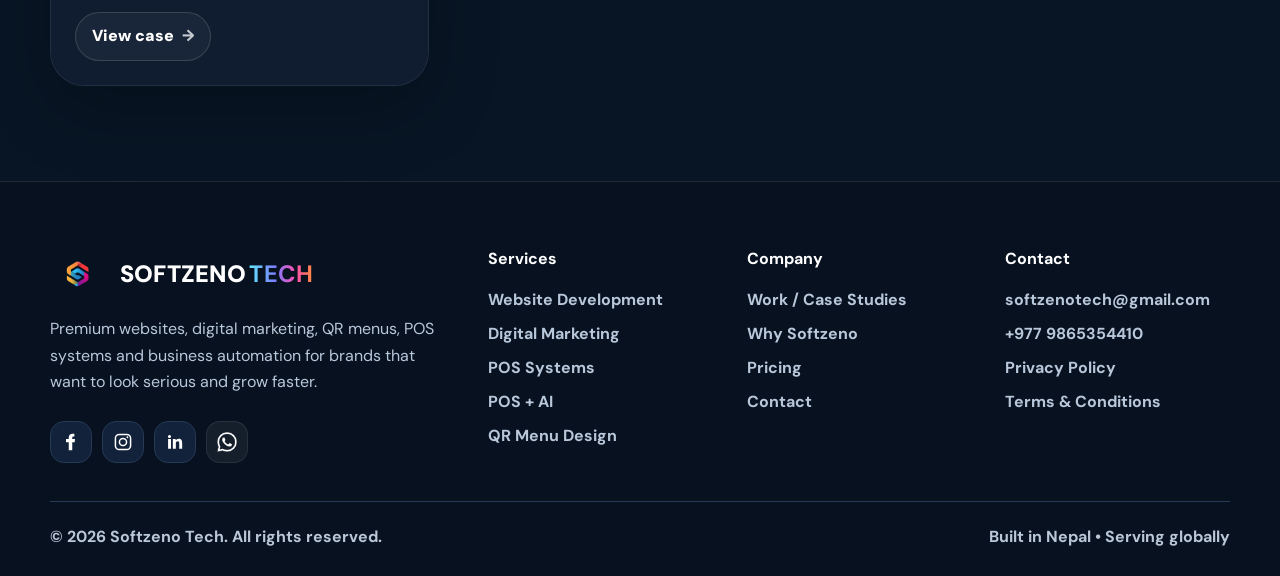
<file: work.html>
<!DOCTYPE html>
<!--
  FILE NOTES: work.html
  Project: Softzeno Tech website
  Purpose: Static HTML page for the Softzeno Tech company website.
  Structure:
  - <head> contains SEO/meta, fonts and stylesheet links.
  - <header> contains brand, navigation, theme toggle and mobile menu.
  - <main> contains page-specific content sections.
  - <footer> contains brand summary, links and contact details.
  - script.js handles theme toggle, mobile menu, reveal animations, form behavior and small interactions.
-->
<html lang="en" data-theme="dark">
<head>
  <meta charset="UTF-8" />
  <meta name="viewport" content="width=device-width, initial-scale=1.0" />
  <title>Work — Softzeno Tech</title>
  <meta name="description" content="Case-study-ready proof for Softzeno Tech projects including Cassi Sports, Thakali Bhansa Ghar and Softzeno POS." />
  <meta name="theme-color" content="#f6f2ee" />
  <link rel="icon" href="assets/images/favicon.png" type="image/png" />
  <link rel="preconnect" href="https://fonts.googleapis.com" />
  <link rel="preconnect" href="https://fonts.gstatic.com" crossorigin />
  <link href="https://fonts.googleapis.com/css2?family=DM+Sans:wght@400;500;600;700;800;900&family=Playfair+Display:wght@600;700;800&display=swap" rel="stylesheet" />
  <link rel="stylesheet" href="styles.css" />
</head>
<body class="dark-theme">

  <a class="skip-link" href="#main">Skip to content</a>
  <header class="site-header">
    <div class="container nav-shell">
      <a class="brand" href="index.html" aria-label="Softzeno Tech home">
        <span class="brand-mark"><img src="assets/images/brand-icon.png" alt="Softzeno Tech logo" /></span>
        <span class="brand-word"><span class="brand-soft">Softzeno</span> <strong>Tech</strong></span>
      </a>

      <nav class="nav-links" aria-label="Primary navigation">
        <a href="index.html" class="">Home</a>
        <a href="work.html" class="active">Work</a>
        <a href="services.html" class="">Services</a>
        <a href="pos-ai.html" class="">POS + AI</a>
        <a href="pricing.html" class="">Pricing</a>
        <a href="contact.html" class="">Contact</a>
        <a class="mobile-nav-cta" href="contact.html">Get Started</a>
      </nav>

      
      <div class="nav-actions">
        <a class="nav-cta" href="contact.html">Get Started</a>
        <button class="menu-toggle" type="button" aria-label="Open navigation" aria-expanded="false">
          <span></span><span></span><span></span>
        </button>
      </div>
    </div>
  </header>

  <main id="main">

<section class="page-hero">
  <div class="container page-hero-grid">
    <div class="reveal">
      <span class="kicker">Work</span>
      <h1>Real brands. Practical digital proof.</h1>
      <p>A case-study-ready work page for websites, menus, products and business systems.</p>
    </div>
    <div class="page-note reveal">
      <span>Proof style</span>
      <strong>Logo + scope + result</strong>
    </div>
  </div>
</section>

<section class="section">
  <div class="container proof-grid">
    <article class="proof-card reveal">
      <div class="proof-media screenshot-media"><img src="assets/images/projects/cassi-home-screenshot.webp" alt="Cassi Sports website homepage screenshot" loading="lazy" /></div>
      <div class="proof-content">
        <span>Website / Sports</span>
        <h3>Cassi Sports</h3>
        <p>Sports center brand presentation with clearer web structure.</p>
        <a href="case-cassi-sports.html">View case</a>
      </div>
    </article>
    <article class="proof-card reveal">
      <div class="proof-media thakali">Thakali<br />Bhansa Ghar</div>
      <div class="proof-content">
        <span>Restaurant / Menu</span>
        <h3>Thakali Bhansa Ghar</h3>
        <p>Traditional Nepali menu design direction and QR-ready presentation.</p>
        <a href="case-thakali-bhansa-ghar.html">View case</a>
      </div>
    </article>
    <article class="proof-card reveal">
      <div class="proof-media pos">Softzeno<br />POS</div>
      <div class="proof-content">
        <span>Product / POS</span>
        <h3>Softzeno POS</h3>
        <p>Product concept for billing, inventory and reporting workflows.</p>
        <div class="proof-actions">
          <a href="case-softzeno-pos.html">View case</a>
          <a href="pos-ai.html">Explore POS + AI</a>
        </div>
      </div>
    </article>
    <article class="proof-card reveal">
      <div class="proof-media screenshot-media akbare-shot"><img src="assets/images/projects/akbare-home-screenshot.webp" alt="Akbare Restro website homepage screenshot" loading="lazy" /></div>
      <div class="proof-content">
        <span>Restaurant / Website</span>
        <h3>Akbare Restro</h3>
        <p>Restaurant website direction with stronger brand presence, menu flow and conversion-focused structure.</p>
        <a href="case-akbare-restro.html">View case</a>
      </div>
    </article>
  </div>
</section>

  </main>

  <footer class="footer">
    <div class="container footer-grid">
      <div class="footer-brand-block">
        <a class="brand" href="index.html">
          <span class="brand-mark"><img src="assets/images/brand-icon.png" alt="Softzeno Tech logo" /></span>
          <span class="brand-word"><span class="brand-soft">Softzeno</span> <strong>Tech</strong></span>
        </a>
        <p>Premium websites, digital marketing, QR menus, POS systems and business automation for brands that want to look serious and grow faster.</p>
        <div class="socials" aria-label="Social links">
          <a href="https://www.facebook.com/" target="_blank" rel="noopener" aria-label="Facebook">
            <svg viewBox="0 0 24 24"><path d="M13.5 8.5V6.7c0-.8.5-1.2 1.2-1.2H16V2.2c-.7-.1-1.4-.2-2.2-.2-2.7 0-4.5 1.6-4.5 4.6v1.9H6v3.7h3.3V22h4.2v-9.8h2.9l.4-3.7h-3.3z"/></svg>
          </a>
          <a href="https://www.instagram.com/" target="_blank" rel="noopener" aria-label="Instagram">
            <svg viewBox="0 0 24 24"><path d="M7.5 2h9A5.5 5.5 0 0 1 22 7.5v9A5.5 5.5 0 0 1 16.5 22h-9A5.5 5.5 0 0 1 2 16.5v-9A5.5 5.5 0 0 1 7.5 2zm0 1.8A3.7 3.7 0 0 0 3.8 7.5v9a3.7 3.7 0 0 0 3.7 3.7h9a3.7 3.7 0 0 0 3.7-3.7v-9a3.7 3.7 0 0 0-3.7-3.7zm9.8 1.4a1.1 1.1 0 1 1 0 2.2 1.1 1.1 0 0 1 0-2.2zM12 6.8A5.2 5.2 0 1 1 6.8 12 5.2 5.2 0 0 1 12 6.8zm0 1.8A3.4 3.4 0 1 0 15.4 12 3.4 3.4 0 0 0 12 8.6z"/></svg>
          </a>
          <a href="https://www.linkedin.com/" target="_blank" rel="noopener" aria-label="LinkedIn">
            <svg viewBox="0 0 24 24"><path d="M5.4 3.5A1.9 1.9 0 1 1 3.5 5.4a1.9 1.9 0 0 1 1.9-1.9zM3.7 8.3h3.5V20H3.7zm5.7 0h3.4v1.6h.1a3.8 3.8 0 0 1 3.4-1.9c3.6 0 4.3 2.4 4.3 5.5V20h-3.5v-5.7c0-1.4 0-3.1-1.9-3.1s-2.2 1.5-2.2 3V20H9.4z"/></svg>
          </a>
          <a href="https://wa.me/9779865354410?text=Hi%20Softzeno%20Tech%2C%20I%20want%20to%20start%20a%20project." class="whatsapp-social" aria-label="WhatsApp">
            <img class="wa-icon theme-sensitive footer-whatsapp-icon" src="assets/icons/green.png" data-light-src="assets/icons/green.png" data-dark-src="assets/icons/white.png" alt="" />
          </a>
        </div>
      </div>

      <div>
        <h4>Services</h4>
        <a href="services.html#web">Website Development</a>
        <a href="services.html#marketing">Digital Marketing</a>
        <a href="services.html#pos">POS Systems</a>
        <a href="pos-ai.html">POS + AI</a>
        <a href="services.html#qr">QR Menu Design</a>
      </div>

      <div>
        <h4>Company</h4>
        <a href="work.html">Work / Case Studies</a>
        <a href="why-us.html">Why Softzeno</a>
        <a href="pricing.html">Pricing</a>
        <a href="contact.html">Contact</a>
      </div>

      <div>
        <h4>Contact</h4>
        <a href="mailto:softzenotech@gmail.com">softzenotech@gmail.com</a>
        <a href="tel:+9779865354410">+977 9865354410</a>
        <a href="privacy.html">Privacy Policy</a>
        <a href="terms.html">Terms & Conditions</a>
      </div>
    </div>
    <div class="container footer-bottom">
      <span>© 2026 Softzeno Tech. All rights reserved.</span>
      <span>Built in Nepal • Serving globally</span>
    </div>
  </footer>

  <a class="whatsapp-float whatsapp-link compact-mobile-float" href="https://wa.me/9779865354410?text=Hi%20Softzeno%20Tech%2C%20I%20want%20to%20start%20a%20project." aria-label="Chat on WhatsApp">
    <img class="wa-icon" src="assets/icons/white.png" alt="" />
    <span>WhatsApp</span>
  </a>
  <script src="script.js"></script>

</body>
</html>
</file>
<file: styles.css>
/*
  CSS FILE GUIDE — Softzeno Tech Website
  ------------------------------------------------------------
  This stylesheet controls the full visual system.

  Main sections:
  1. Design tokens / variables: colors, spacing, shadows, radius.
  2. Base reset: global box sizing, body, links, typography.
  3. Header/navigation: logo, nav links, theme toggle, mobile menu.
  4. Homepage hero: bold creative landing area.
  5. Quick services + POS system section.
  6. Service cards, proof/case-study cards and pricing cards.
  7. Contact form and footer.
  8. Dark mode overrides.
  9. Responsive breakpoints for tablet and mobile.
  10. Final polish patches from client review.

  Editing tip:
  - Keep new section styles grouped with clear comments.
  - Use variables where possible so dark/light mode stays consistent.
*/


:root{
  --bg:#f6f2ee;
  --bg-soft:#eceff4;
  --surface:#ffffff;
  --surface-2:#f3f5f8;
  --text:#241f1d;
  --heading:#1b1715;
  --muted:#5f6470;
  --line:#d8d2cb;
  --brown:#3d2b22;
  --blue:#2563eb;
  --cyan:#22d3ee;
  --pink:#ec4899;
  --orange:#ff7a2f;
  --purple:#7c3aed;
  --yellow:#facc15;
  --green:#25d366;
  --radius:34px;
  --radius-sm:18px;
  --shadow:0 28px 80px rgba(53,42,34,.12);
  --container:1180px;
  --ease:cubic-bezier(.16,1,.3,1);
}

*{box-sizing:border-box}
html{scroll-behavior:smooth}
body{
  margin:0;
  font-family:"DM Sans",system-ui,-apple-system,BlinkMacSystemFont,"Segoe UI",sans-serif;
  background:
    radial-gradient(circle at 12% 8%,rgba(255,122,47,.08),transparent 280px),
    radial-gradient(circle at 88% 12%,rgba(37,99,235,.10),transparent 340px),
    var(--bg);
  color:var(--text);
  line-height:1.65;
  overflow-x:hidden;
}
a{color:inherit;text-decoration:none}
img,svg{display:block}
button,input,select,textarea{font:inherit}
.container{width:min(var(--container),calc(100% - 48px));margin-inline:auto}
.skip-link{position:fixed;top:-80px;left:18px;z-index:9999;background:#111;color:#fff;padding:.8rem 1rem;border-radius:999px}
.skip-link:focus{top:18px}

.site-header{
  position:sticky;
  top:0;
  z-index:1000;
  background:rgba(246,242,238,.82);
  backdrop-filter:blur(22px);
  border-bottom:1px solid rgba(61,43,34,.09);
}
.nav-shell{
  min-height:78px;
  display:flex;
  align-items:center;
  justify-content:space-between;
  gap:22px;
}
.brand{display:flex;align-items:center;gap:12px;min-width:max-content}
.brand-mark{width:42px;height:42px;display:grid;place-items:center}
.brand-mark img{width:35px;height:35px;object-fit:contain}
.brand-word{font-weight:900;letter-spacing:-.02em;color:var(--heading)}
.brand-word strong{color:var(--blue)}
.nav-links{display:flex;align-items:center;gap:22px}
.nav-links a{
  font-size:.95rem;
  font-weight:800;
  color:#4e4d52;
  padding:.68rem .85rem;
  border-radius:999px;
  transition:.22s var(--ease);
}
.nav-links a.active,.nav-links a:hover{background:var(--heading);color:#fff}
.nav-actions{display:flex;align-items:center;gap:12px}
.theme-toggle,.menu-toggle{
  width:44px;height:44px;border-radius:16px;border:1px solid var(--line);
  background:rgba(255,255,255,.74);
  color:var(--heading);
  display:grid;place-items:center;
  cursor:pointer;
  transition:.2s var(--ease);
}
.theme-toggle:hover,.menu-toggle:hover{transform:translateY(-2px)}
.menu-toggle{display:none}
.menu-toggle span{display:block;width:18px;height:2px;background:currentColor;border-radius:3px;margin:2px}
.nav-whatsapp{
  min-height:48px;
  display:inline-flex;
  align-items:center;
  gap:10px;
  border-radius:16px;
  background:var(--green);
  color:#062d14;
  padding:.8rem 1rem;
  font-weight:900;
  box-shadow:0 18px 36px rgba(37,211,102,.20);
}
.nav-whatsapp img{width:22px;height:22px;object-fit:contain;border-radius:6px}

.kicker{
  display:inline-flex;
  align-items:center;
  gap:8px;
  margin-bottom:16px;
  text-transform:uppercase;
  letter-spacing:.16em;
  font-weight:900;
  font-size:.78rem;
  color:var(--blue);
}
.kicker::before{
  content:"";
  width:8px;
  height:8px;
  border-radius:99px;
  background:linear-gradient(135deg,var(--orange),var(--pink),var(--blue));
}
h1,h2,h3,h4,p{margin-top:0}
h1{
  font-family:"Playfair Display","DM Sans",serif;
  color:var(--heading);
  font-weight:800;
  letter-spacing:-.055em;
  line-height:.92;
}
h2{
  font-size:clamp(2rem,4vw,3.8rem);
  line-height:1.02;
  letter-spacing:-.055em;
  color:var(--heading);
  margin-bottom:16px;
}
h3{
  color:var(--heading);
  font-size:1.28rem;
  letter-spacing:-.03em;
  line-height:1.18;
}
p{color:var(--muted)}
.lead{font-size:1.05rem;max-width:620px}

.btn{
  display:inline-flex;
  align-items:center;
  justify-content:center;
  min-height:50px;
  padding:.86rem 1.25rem;
  border-radius:999px;
  font-weight:900;
  border:1px solid transparent;
  cursor:pointer;
  transition:.25s var(--ease);
}
.btn:hover{transform:translateY(-2px)}
.btn-dark{background:var(--brown);color:#fff;box-shadow:0 18px 36px rgba(61,43,34,.18)}
.btn-light{background:rgba(255,255,255,.74);border-color:var(--line);color:var(--heading)}

.hero-ranty{
  position:relative;
  min-height:calc(100vh - 78px);
  padding:80px 0 0;
  overflow:hidden;
}
.hero-bg{
  position:absolute;
  inset:0 0 18%;
  background:
    linear-gradient(180deg,rgba(255,255,255,.18),rgba(246,242,238,.88)),
    radial-gradient(circle at 86% 42%,rgba(236,72,153,.13),transparent 280px),
    radial-gradient(circle at 15% 40%,rgba(255,122,47,.12),transparent 280px),
    linear-gradient(135deg,#dce3ec,#f3e9df);
  z-index:-1;
}
.hero-ranty-grid{
  display:grid;
  grid-template-columns:minmax(0,.92fr) minmax(420px,1fr);
  gap:56px;
  align-items:center;
}
.hero-left h1{
  font-size:clamp(4rem,10vw,8.8rem);
  margin:0 0 22px;
}
.hero-left h1 span{display:block}
.hero-line{
  color:var(--brown);
  font-size:1.15rem;
  font-weight:700;
  margin-bottom:28px;
}
.hero-buttons{display:flex;flex-wrap:wrap;gap:12px;align-items:center}
.hero-showcase{
  position:relative;
  min-height:520px;
}
.hero-card-main{
  position:relative;
  border-radius:54px 54px 8px 54px;
  background:rgba(255,255,255,.84);
  border:1px solid rgba(255,255,255,.62);
  box-shadow:var(--shadow);
  padding:42px;
  min-height:500px;
  overflow:hidden;
}
.pill-row{display:flex;gap:8px;flex-wrap:wrap;margin-bottom:28px}
.pill-row span{
  border:1px solid var(--line);
  border-radius:999px;
  padding:.46rem .72rem;
  color:var(--muted);
  font-weight:800;
  background:rgba(255,255,255,.62);
}
.pill-row .active{background:var(--brown);color:#fff;border-color:var(--brown)}
.hero-card-main h2{font-family:"DM Sans",sans-serif;font-size:clamp(1.9rem,3vw,3.1rem);line-height:1;max-width:440px}
.product-window{
  margin-top:30px;
  border-radius:28px;
  background:linear-gradient(145deg,#07111f,#15243a);
  color:#fff;
  padding:18px;
  transform:translateY(20px);
}
.window-bar{
  display:flex;align-items:center;gap:8px;color:#b8c7d8;font-size:.85rem;font-weight:800;margin-bottom:16px
}
.window-bar i{width:9px;height:9px;border-radius:99px;background:#65748a}
.window-bar b{margin-left:auto;color:#d8e5f5}
.window-grid{display:grid;grid-template-columns:1fr 1fr;gap:12px}
.mini-metric{
  background:rgba(255,255,255,.08);
  border:1px solid rgba(255,255,255,.10);
  border-radius:18px;
  padding:16px;
}
.mini-metric strong{display:block;color:#fff;font-size:1.35rem;line-height:1.1;margin-bottom:5px}
.mini-metric span{color:#c5d2e3;font-size:.92rem}
.mini-metric.wide{grid-column:1/-1}
.floating-logo{
  position:absolute;
  right:24px;
  top:120px;
  width:148px;
  height:148px;
  display:grid;
  place-items:center;
  border-radius:36px;
  background:rgba(255,255,255,.82);
  box-shadow:0 22px 55px rgba(45,35,29,.16);
}
.floating-logo img{
  width:126px;
  height:126px;
  object-fit:cover;
  object-position:center top;
  border-radius:28px;
}
.hero-bottom-grid{
  display:grid;
  grid-template-columns:1.25fr .72fr 1fr;
  gap:20px;
  margin-top:30px;
  align-items:stretch;
}
.material-card,.client-card,.comfort-card{
  min-height:180px;
  border-radius:34px 34px 0 0;
  padding:28px;
  position:relative;
  overflow:hidden;
}
.material-card{
  background:linear-gradient(135deg,rgba(61,43,34,.82),rgba(255,122,47,.52));
  color:#fff;
}
.material-card p,.comfort-card p{color:rgba(255,255,255,.82)}
.material-card h3,.comfort-card h3{color:#fff}
.layer-stack{position:absolute;right:30px;bottom:22px;width:140px;height:90px}
.layer-stack span{position:absolute;border-radius:10px;transform:skewY(-16deg);box-shadow:0 8px 20px rgba(0,0,0,.18)}
.layer-stack span:nth-child(1){inset:20px 0 0 28px;background:#f6e0ca}
.layer-stack span:nth-child(2){inset:10px 18px 10px 14px;background:#c8d6e6}
.layer-stack span:nth-child(3){inset:0 36px 20px 0;background:#fff3d6}
.client-card{
  background:rgba(255,255,255,.62);
  border:1px solid var(--line);
  text-align:center;
  display:grid;
  place-content:center;
}
.avatar-row{display:flex;justify-content:center;margin-bottom:8px}
.avatar-row span{
  width:42px;height:42px;border-radius:50%;display:grid;place-items:center;
  border:2px solid #fff;background:linear-gradient(135deg,var(--blue),var(--pink));color:#fff;font-weight:900;
  margin-left:-8px
}
.client-card strong{font-family:"Playfair Display";font-size:3rem;color:var(--brown);line-height:.95}
.comfort-card{
  background:rgba(61,43,34,.88);
  color:#fff;
  display:flex;
  flex-direction:column;
  justify-content:flex-end;
}
.comfort-card h3{font-size:1.9rem;line-height:1.05;letter-spacing:-.04em}
.comfort-card a{text-decoration:underline;text-underline-offset:5px;font-weight:900;color:#fff}

.section{padding:96px 0}
.compact-section{padding-top:76px}
.soft-section{background:linear-gradient(180deg,rgba(255,255,255,.35),rgba(236,239,244,.9))}
.section-heading{max-width:760px;margin-bottom:38px}
.section-heading.center{text-align:center;margin-inline:auto}
.split-heading{display:grid;grid-template-columns:1fr .65fr;gap:30px;align-items:end;margin-bottom:34px}

.service-display-grid{
  display:grid;
  grid-template-columns:repeat(4,1fr);
  gap:18px;
}
.service-tile{
  background:rgba(255,255,255,.76);
  border:1px solid rgba(216,210,203,.85);
  border-radius:30px;
  padding:26px;
  box-shadow:0 18px 52px rgba(53,42,34,.08);
  display:flex;
  flex-direction:column;
  min-height:300px;
  transition:.25s var(--ease);
}
.service-tile:hover{transform:translateY(-6px);box-shadow:var(--shadow)}
.service-icon{
  width:58px;height:58px;border-radius:20px;display:grid;place-items:center;color:#fff;margin-bottom:22px;
}
.service-icon svg{width:26px;height:26px;stroke:currentColor;fill:none;stroke-width:2;stroke-linecap:round;stroke-linejoin:round}
.gradient-blue{background:linear-gradient(135deg,var(--blue),var(--cyan))}
.gradient-pink{background:linear-gradient(135deg,var(--purple),var(--pink))}
.gradient-orange{background:linear-gradient(135deg,var(--orange),#ef4444)}
.gradient-cyan{background:linear-gradient(135deg,#06b6d4,#3b82f6)}
.gradient-purple{background:linear-gradient(135deg,#8b5cf6,#ec4899)}
.gradient-green{background:linear-gradient(135deg,#22c55e,#14b8a6)}
.service-tile p{margin-bottom:18px}
.service-tile ul{padding-left:1.1rem;color:var(--muted);margin:0 0 20px}
.service-tile li{margin:.35rem 0}
.service-tile a{margin-top:auto;font-weight:900;color:var(--blue)}

.proof-section{background:rgba(255,255,255,.30)}
.proof-grid{display:grid;grid-template-columns:repeat(3,1fr);gap:22px}
.proof-card{
  border-radius:34px;
  overflow:hidden;
  background:rgba(255,255,255,.78);
  border:1px solid var(--line);
  box-shadow:0 18px 54px rgba(53,42,34,.08);
}
.proof-media{
  min-height:210px;
  display:grid;
  place-items:center;
  padding:24px;
  font-weight:900;
  font-size:2rem;
  line-height:1.05;
  text-align:center;
}
.proof-media img{max-width:80%;max-height:120px;object-fit:contain}
.proof-media.light{background:#f7f9fc}
.proof-media.thakali{background:linear-gradient(145deg,#630b0b,#981818);color:#fff;font-family:"Playfair Display"}
.proof-media.pos{background:linear-gradient(145deg,#07111f,#122844);color:#fff}
.proof-content{padding:24px}
.proof-content span{
  display:inline-flex;margin-bottom:10px;color:var(--blue);font-size:.78rem;font-weight:900;text-transform:uppercase;letter-spacing:.1em
}
.proof-content a{font-weight:900;color:var(--brown);text-decoration:underline;text-underline-offset:5px}

.process-layout{display:grid;grid-template-columns:.8fr 1.2fr;gap:38px;align-items:start}
.process-steps{display:grid;grid-template-columns:repeat(2,1fr);gap:18px}
.step{
  background:rgba(255,255,255,.76);
  border:1px solid var(--line);
  border-radius:28px;
  padding:24px;
}
.step b{display:block;color:var(--blue);margin-bottom:12px}
.cta-section{padding-top:60px}
.cta-card{
  border-radius:46px;
  background:
    radial-gradient(circle at 8% 0%,rgba(255,122,47,.25),transparent 280px),
    radial-gradient(circle at 88% 20%,rgba(37,99,235,.20),transparent 280px),
    rgba(255,255,255,.72);
  border:1px solid var(--line);
  padding:54px;
  box-shadow:var(--shadow);
}

.page-hero{
  padding:78px 0 54px;
  background:
    linear-gradient(90deg,rgba(255,122,47,.07),transparent 45%),
    radial-gradient(circle at 86% 30%,rgba(37,99,235,.10),transparent 320px);
  border-bottom:1px solid rgba(61,43,34,.08);
}
.page-hero-grid{display:grid;grid-template-columns:1fr 320px;gap:40px;align-items:center}
.page-hero h1{font-size:clamp(3.4rem,6vw,6.2rem);max-width:850px;margin-bottom:18px}
.page-hero p{font-size:1.08rem;max-width:660px}
.page-note{
  border-radius:30px;
  background:rgba(255,255,255,.72);
  border:1px solid var(--line);
  box-shadow:var(--shadow);
  padding:26px;
}
.page-note span{display:block;color:var(--blue);font-size:.76rem;text-transform:uppercase;letter-spacing:.12em;font-weight:900;margin-bottom:10px}
.page-note strong{font-size:1.42rem;line-height:1.1;color:var(--heading)}

.large-services{grid-template-columns:repeat(3,1fr)}
.large-services .service-tile{min-height:360px}

.pricing-grid{display:grid;grid-template-columns:repeat(3,1fr);gap:22px}
.price-card{
  background:rgba(255,255,255,.78);
  border:1px solid var(--line);
  border-radius:34px;
  padding:30px;
  box-shadow:0 18px 54px rgba(53,42,34,.08);
  display:flex;
  flex-direction:column;
}
.price-card.featured{border:2px solid var(--blue);transform:translateY(-12px)}
.price-card span{display:inline-flex;width:max-content;color:var(--blue);background:#eef4ff;border-radius:999px;padding:.42rem .72rem;font-size:.78rem;font-weight:900;margin-bottom:18px}
.price-card strong{display:block;font-size:2rem;color:var(--brown);margin:12px 0}
.price-card ul{padding-left:1.1rem;color:var(--muted);margin-bottom:24px}
.price-card .btn{margin-top:auto;width:100%}

.contact-section{background:linear-gradient(145deg,#07111f,#10233b);color:#fff}
.contact-grid{display:grid;grid-template-columns:.8fr 1.2fr;gap:28px}
.contact-panel h2{color:#fff}
.contact-panel p{color:#c5d4e6}
.contact-methods{display:grid;gap:14px;margin-top:24px}
.contact-methods a{
  display:flex;align-items:center;gap:12px;color:#fff;border:1px solid rgba(255,255,255,.12);
  border-radius:18px;padding:16px;background:rgba(255,255,255,.04);font-weight:800
}
.contact-methods svg,.contact-methods img{width:22px;height:22px;fill:currentColor}
.contact-form{
  background:#fff;
  border-radius:34px;
  padding:30px;
  display:grid;
  grid-template-columns:1fr 1fr;
  gap:16px;
  box-shadow:var(--shadow);
}
.field{display:grid;gap:7px}
.field.full,.contact-form .full{grid-column:1/-1}
label{font-weight:900;color:var(--heading)}
input,select,textarea{
  width:100%;border:1px solid var(--line);border-radius:16px;padding:.92rem 1rem;background:#fff;color:var(--text);outline:none
}
input:focus,select:focus,textarea:focus{border-color:var(--blue);box-shadow:0 0 0 4px rgba(37,99,235,.12)}
.form-status{margin:0;color:var(--muted)}

.case-grid{display:grid;grid-template-columns:.85fr 1.15fr;gap:34px;align-items:start}
.case-media{
  min-height:370px;
  border-radius:40px;
  background:rgba(255,255,255,.7);
  border:1px solid var(--line);
  display:grid;
  place-items:center;
  padding:34px;
  box-shadow:var(--shadow);
}
.case-media img{max-width:80%;max-height:180px}
.case-name{width:100%;height:100%;min-height:300px;border-radius:30px;display:grid;place-items:center;color:#fff;font-size:2.6rem;line-height:1.05;font-weight:900;text-align:center}
.case-name.thakali{background:linear-gradient(145deg,#630b0b,#981818);font-family:"Playfair Display"}
.case-name.pos{background:linear-gradient(145deg,#07111f,#122844)}
.case-content{padding-top:10px}
.case-points{display:grid;gap:12px;margin:24px 0}
.case-points article{display:flex;gap:14px;background:rgba(255,255,255,.65);border:1px solid var(--line);border-radius:18px;padding:16px}
.case-points b{color:var(--blue)}
.legal-grid{display:grid;grid-template-columns:repeat(2,1fr);gap:18px}
.legal-grid article{background:#fff;border:1px solid var(--line);border-radius:26px;padding:24px}

.footer{
  padding:64px 0 26px;
  background:rgba(255,255,255,.65);
  border-top:1px solid var(--line);
}
.footer-grid{display:grid;grid-template-columns:1.8fr 1fr 1fr 1fr;gap:34px}
.footer h4{margin-bottom:14px}
.footer a:not(.brand){display:block;color:var(--muted);font-weight:700;margin:.48rem 0}
.footer a:not(.brand):hover{color:var(--blue)}
.footer-brand-block p{max-width:440px;margin-top:14px}
.socials{display:flex;gap:10px;margin-top:18px}
.socials a{
  width:42px;height:42px;border-radius:14px;background:var(--surface);border:1px solid var(--line);
  display:grid!important;place-items:center;color:var(--heading)!important
}
.socials svg,.socials img{width:20px;height:20px;fill:currentColor;object-fit:contain}
.footer-bottom{display:flex;justify-content:space-between;gap:18px;border-top:1px solid var(--line);padding-top:22px;margin-top:30px;color:var(--muted);font-weight:700}

.whatsapp-float{
  position:fixed;right:22px;bottom:22px;z-index:900;
  display:inline-flex;align-items:center;gap:9px;
  background:var(--green);color:#062d14;border-radius:999px;padding:.86rem 1rem;
  font-weight:900;box-shadow:0 20px 42px rgba(37,211,102,.28)
}
.whatsapp-float img{width:24px;height:24px;object-fit:contain}

.reveal{opacity:0;transform:translateY(22px);transition:.7s var(--ease)}
.reveal.in{opacity:1;transform:none}

body.dark-theme{
  --bg:#07111f;
  --bg-soft:#0d1a2b;
  --surface:#0d1a2b;
  --surface-2:#11223a;
  --text:#f4f8ff;
  --heading:#ffffff;
  --muted:#bac7d7;
  --line:#263a56;
  --brown:#ffffff;
  background:
    radial-gradient(circle at 12% 8%,rgba(255,122,47,.09),transparent 280px),
    radial-gradient(circle at 88% 12%,rgba(37,99,235,.16),transparent 340px),
    var(--bg);
}
body.dark-theme .site-header{background:rgba(7,17,31,.82);border-bottom-color:rgba(255,255,255,.08)}
body.dark-theme .hero-bg{
  background:
    linear-gradient(180deg,rgba(7,17,31,.18),rgba(7,17,31,.90)),
    radial-gradient(circle at 86% 42%,rgba(236,72,153,.16),transparent 280px),
    radial-gradient(circle at 15% 40%,rgba(255,122,47,.12),transparent 280px),
    linear-gradient(135deg,#0d1a2b,#07111f);
}
body.dark-theme .nav-links a{color:#d4deec}
body.dark-theme .nav-links a.active,body.dark-theme .nav-links a:hover{background:#fff;color:#07111f}
body.dark-theme .theme-toggle,body.dark-theme .menu-toggle{background:#fff;color:#07111f;border-color:#fff}
body.dark-theme .hero-card-main,
body.dark-theme .service-tile,
body.dark-theme .proof-card,
body.dark-theme .step,
body.dark-theme .page-note,
body.dark-theme .price-card,
body.dark-theme .case-media,
body.dark-theme .case-points article,
body.dark-theme .legal-grid article,
body.dark-theme .cta-card,
body.dark-theme .client-card{
  background:rgba(13,26,43,.76);
  border-color:var(--line);
}
body.dark-theme .product-window{background:linear-gradient(145deg,#020817,#0d1a2b)}
body.dark-theme .btn-light{background:#0d1a2b;color:#fff;border-color:var(--line)}
body.dark-theme .btn-dark{background:#fff;color:#07111f}
body.dark-theme .proof-media.light{background:#11223a}
body.dark-theme .soft-section{background:#0a1626}
body.dark-theme .footer{background:#0d1a2b}
body.dark-theme .contact-form{background:#0d1a2b}
body.dark-theme input,body.dark-theme select,body.dark-theme textarea{background:#07111f;color:#fff;border-color:var(--line)}
body.dark-theme label{color:#fff}
body.dark-theme .socials a{background:#11223a;color:#fff!important}
body.dark-theme .nav-whatsapp,body.dark-theme .whatsapp-float{color:#062d14}
body.dark-theme .price-card span{background:#11223a}

@media(max-width:1100px){
  .hero-ranty-grid,.page-hero-grid,.process-layout,.contact-grid,.case-grid,.split-heading{grid-template-columns:1fr}
  .hero-showcase{min-height:auto}
  .service-display-grid,.large-services,.proof-grid,.pricing-grid{grid-template-columns:repeat(2,1fr)}
  .footer-grid{grid-template-columns:1fr 1fr}
}
@media(max-width:820px){
  .container{width:min(100% - 30px,var(--container))}
  .menu-toggle{display:grid}
  .nav-links{
    position:fixed;top:84px;left:15px;right:15px;display:none;flex-direction:column;align-items:stretch;
    background:var(--surface);border:1px solid var(--line);border-radius:24px;padding:14px;box-shadow:var(--shadow)
  }
  .nav-links.open{display:flex}
  .nav-links a{padding:1rem}
  .nav-whatsapp span{display:none}
  .nav-whatsapp,.theme-toggle,.menu-toggle{width:44px;height:44px;padding:0}
  .hero-ranty{padding-top:54px}
  .hero-ranty-grid{grid-template-columns:1fr;gap:32px}
  .hero-left h1{font-size:clamp(3.4rem,17vw,6.4rem)}
  .hero-card-main{border-radius:34px;padding:26px}
  .floating-logo{position:relative;right:auto;top:auto;margin-top:18px}
  .hero-bottom-grid{grid-template-columns:1fr}
  .material-card,.client-card,.comfort-card{border-radius:28px}
  .service-display-grid,.large-services,.proof-grid,.pricing-grid,.process-steps,.footer-grid,.legal-grid,.contact-form{grid-template-columns:1fr}
  .price-card.featured{transform:none}
  .page-hero h1{font-size:clamp(2.8rem,14vw,4.2rem)}
  .footer-bottom{flex-direction:column}
}
@media(max-width:560px){
  .brand-word{display:none}
  .section{padding:74px 0}
  .cta-card{padding:30px;border-radius:30px}
  .hero-buttons .btn{width:100%}
  .whatsapp-float{width:54px;height:54px;padding:0;justify-content:center}
  .whatsapp-float span{display:none}
}
@media(prefers-reduced-motion:reduce){
  *,*::before,*::after{animation:none!important;transition:none!important;scroll-behavior:auto!important}
}


/* --- patch: alignment + WhatsApp theming + pricing switch --- */
.brand-word span{display:inline-block}
.wa-icon{width:22px;height:22px;object-fit:contain;flex:0 0 auto}

.nav-whatsapp{
  background:rgba(255,255,255,.92);
  color:#159947;
  border:1px solid rgba(37,211,102,.28);
  box-shadow:0 16px 30px rgba(37,211,102,.10);
}
.nav-whatsapp span{color:var(--heading)}
.whatsapp-float{
  background:rgba(255,255,255,.96);
  color:#159947;
  border:1px solid rgba(37,211,102,.24);
}
.socials a.whatsapp-social,
.contact-methods a.whatsapp-link{
  background:rgba(255,255,255,.08);
}

.floating-logo{
  box-shadow:0 16px 40px rgba(45,35,29,.10);
}
.floating-logo img{
  width:92px;
  height:auto;
  max-height:92px;
  object-fit:contain;
  border-radius:0;
}

.material-card{
  padding-right:180px;
}
.material-card h3,
.material-card p{
  position:relative;
  z-index:2;
}
.material-card p{
  max-width:420px;
}
.layer-stack{
  right:24px;
  bottom:18px;
  width:132px;
  height:84px;
  z-index:1;
}

.pricing-toolbar{
  display:flex;
  justify-content:space-between;
  align-items:end;
  gap:20px;
  margin-bottom:28px;
}
.mini-title{
  font-family:"DM Sans",system-ui,sans-serif;
  font-size:1.25rem;
  line-height:1.15;
  letter-spacing:-.03em;
  margin:0;
}
.currency-switch{
  display:inline-flex;
  gap:8px;
  background:rgba(255,255,255,.82);
  border:1px solid var(--line);
  border-radius:999px;
  padding:6px;
}
.currency-btn{
  border:0;
  background:transparent;
  color:var(--muted);
  font-weight:900;
  border-radius:999px;
  min-height:42px;
  padding:.7rem 1rem;
  cursor:pointer;
}
.currency-btn.active{
  background:var(--heading);
  color:#fff;
}
.price .currency-muted{
  opacity:.72;
}

body.dark-theme .nav-whatsapp{
  background:var(--green);
  color:#fff;
  border-color:transparent;
}
body.dark-theme .nav-whatsapp span{color:#fff}
body.dark-theme .whatsapp-float{
  background:var(--green);
  color:#fff;
  border-color:transparent;
}
body.dark-theme .currency-switch{
  background:rgba(13,26,43,.82);
}
body.dark-theme .currency-btn.active{
  background:#fff;
  color:#07111f;
}

@media(max-width:820px){
  .site-header .nav-shell{
    gap:10px;
  }
  .brand{
    min-width:0;
    gap:10px;
    flex:1 1 auto;
    overflow:hidden;
  }
  .brand-mark{
    width:36px;
    height:36px;
    flex:0 0 36px;
  }
  .brand-mark img{
    width:28px;
    height:28px;
  }
  .brand-word{
    display:flex;
    align-items:center;
    gap:4px;
    min-width:0;
    font-size:1rem;
    white-space:nowrap;
  }
  .nav-actions{
    gap:8px;
    flex:0 0 auto;
  }
  .nav-whatsapp{
    width:46px;
    height:46px;
    min-height:46px;
    min-width:46px;
    display:grid;
    place-items:center;
    padding:0;
  }
  .nav-whatsapp img{
    width:22px;
    height:22px;
    margin:0;
  }
  .nav-whatsapp span{
    display:none;
  }

  .hero-card-main{
    padding-bottom:122px;
  }
  .floating-logo{
    position:absolute;
    right:18px;
    bottom:18px;
    top:auto;
    margin:0;
    width:92px;
    height:92px;
    border-radius:24px;
    background:rgba(255,255,255,.92);
  }
  .floating-logo img{
    width:70px;
    max-height:70px;
  }

  .material-card{
    padding:24px 22px 126px;
  }
  .material-card p{
    max-width:100%;
  }
  .layer-stack{
    right:16px;
    bottom:12px;
    width:104px;
    height:70px;
  }

  .pricing-toolbar{
    flex-direction:column;
    align-items:stretch;
  }
  .currency-switch{
    width:max-content;
  }
}

@media(max-width:560px){
  .brand-word{
    display:flex;
    font-size:.96rem;
  }
  .nav-actions{
    gap:6px;
  }
  .theme-toggle,.menu-toggle,.nav-whatsapp{
    width:44px;
    height:44px;
    border-radius:14px;
  }
  .whatsapp-float{
    width:auto;
    height:54px;
    padding:0 14px;
    border-radius:999px;
  }
  .whatsapp-float .wa-icon{
    width:22px;
    height:22px;
  }
  .whatsapp-float span{
    display:inline-block;
  }
}


/* --- premium polish patch v2 --- */
.nav-actions > * {
  flex-shrink: 0;
}

.nav-whatsapp,
.whatsapp-float {
  display: inline-flex !important;
  align-items: center !important;
  justify-content: center !important;
  line-height: 1;
  gap: 10px;
  background: var(--green) !important;
  color: #ffffff !important;
  border-color: rgba(37,211,102,.28) !important;
  box-shadow: 0 18px 36px rgba(37,211,102,.18) !important;
}

.nav-whatsapp span,
.whatsapp-float span {
  color: #ffffff !important;
}

.nav-whatsapp .wa-icon,
.whatsapp-float .wa-icon {
  width: 22px;
  height: 22px;
  display: block;
  object-fit: contain;
  flex: 0 0 22px;
  margin: 0;
}

.socials .wa-icon,
.contact-methods .wa-icon {
  width: 20px;
  height: 20px;
}

.hero-bottom-grid {
  grid-template-columns: 1.22fr .84fr 1.06fr;
  gap: 22px;
  margin-top: 34px;
}

.material-card,
.client-card,
.comfort-card {
  min-height: 220px;
  border-radius: 32px;
  padding: 32px;
  box-shadow: 0 26px 64px rgba(33, 29, 28, 0.10);
}

.card-label {
  display: inline-flex;
  align-items: center;
  width: max-content;
  padding: .45rem .82rem;
  margin-bottom: 18px;
  border-radius: 999px;
  background: rgba(255,255,255,.18);
  border: 1px solid rgba(255,255,255,.16);
  color: rgba(255,255,255,.92);
  font-size: .78rem;
  font-weight: 800;
  letter-spacing: .08em;
  text-transform: uppercase;
}

.card-label-light {
  background: rgba(255,255,255,.14);
  color: rgba(255,255,255,.96);
  border-color: rgba(255,255,255,.16);
}

.material-card {
  background: linear-gradient(135deg, #6a4a3b 0%, #a96f52 56%, #dba98a 100%);
}

.material-card h3,
.comfort-card h3 {
  font-size: clamp(1.7rem, 2vw, 2.2rem);
  line-height: 1.08;
  letter-spacing: -.04em;
  margin-bottom: 14px;
}

.material-card p,
.comfort-card p,
.client-card p {
  font-size: 1rem;
  line-height: 1.65;
  margin-bottom: 0;
}

.material-card p {
  max-width: 430px;
  color: rgba(255,255,255,.88);
}

.layer-stack {
  right: 24px;
  bottom: 20px;
  width: 128px;
  height: 84px;
}
.layer-stack span {
  border-radius: 18px;
}

.client-card {
  background: linear-gradient(180deg, rgba(255,255,255,.88) 0%, rgba(255,255,255,.66) 100%);
  border: 1px solid var(--line);
  text-align: left;
  display: flex;
  flex-direction: column;
  justify-content: flex-start;
}

.client-card .card-label {
  background: rgba(37,99,235,.08);
  border-color: rgba(37,99,235,.16);
  color: var(--blue);
}

.response-orb {
  display: flex;
  align-items: center;
  margin-bottom: 18px;
}

.response-orb span {
  width: 46px;
  height: 46px;
  margin-left: -10px;
  border-radius: 50%;
  display: grid;
  place-items: center;
  font-weight: 900;
  color: #fff;
  border: 2px solid #fff;
  background: linear-gradient(135deg, var(--blue), var(--pink));
  box-shadow: 0 10px 20px rgba(37,99,235,.14);
}

.response-orb span:first-child {
  margin-left: 0;
}

.client-card strong {
  font-family: "DM Sans", system-ui, sans-serif;
  font-size: 1.9rem;
  color: var(--heading);
  line-height: 1.06;
  letter-spacing: -.04em;
  margin-bottom: 10px;
}

.client-card p {
  color: var(--muted);
  max-width: 280px;
}

.client-card a {
  margin-top: 18px;
  font-weight: 800;
  color: var(--blue);
  text-decoration: none;
}
.client-card a:hover {
  text-decoration: underline;
  text-underline-offset: 4px;
}

.comfort-card {
  background:
    linear-gradient(155deg, rgba(84,59,46,.97), rgba(61,43,34,.93)),
    radial-gradient(circle at top right, rgba(255,255,255,.18), transparent 36%);
  display: flex;
  flex-direction: column;
  justify-content: flex-end;
}

.comfort-card p {
  color: rgba(255,255,255,.84);
  margin: 10px 0 18px;
}
.comfort-card a {
  width: max-content;
  text-decoration: none;
  position: relative;
}
.comfort-card a::after {
  content: "";
  position: absolute;
  left: 0;
  bottom: -3px;
  width: 100%;
  height: 2px;
  background: currentColor;
}

.price-note {
  align-items: flex-start;
  gap: 12px;
}
.price-note p {
  margin: 0;
}
.page-note-switch {
  margin-top: 2px;
}
.page-note-switch .currency-btn,
.pricing-toolbar .currency-btn {
  min-width: 74px;
}

body.dark-theme .client-card {
  background: linear-gradient(180deg, rgba(13,26,43,.92) 0%, rgba(13,26,43,.82) 100%);
}
body.dark-theme .client-card .card-label {
  background: rgba(255,255,255,.08);
  border-color: rgba(255,255,255,.10);
  color: #9fc4ff;
}
body.dark-theme .client-card strong {
  color: #ffffff;
}
body.dark-theme .client-card a {
  color: #9fc4ff;
}
body.dark-theme .nav-whatsapp,
body.dark-theme .whatsapp-float {
  background: var(--green) !important;
  color: #ffffff !important;
}

@media (max-width: 820px) {
  .hero-bottom-grid {
    grid-template-columns: 1fr;
    gap: 16px;
  }

  .material-card,
  .client-card,
  .comfort-card {
    min-height: auto;
    padding: 26px;
    border-radius: 28px;
  }

  .nav-whatsapp {
    width: 46px !important;
    height: 46px !important;
    min-width: 46px !important;
    min-height: 46px !important;
    padding: 0 !important;
    gap: 0 !important;
    border-radius: 16px !important;
  }

  .nav-whatsapp .wa-icon {
    width: 22px;
    height: 22px;
  }

  .page-note-switch {
    width: 100%;
  }

  .page-note-switch .currency-btn {
    flex: 1 1 0;
  }
}

@media (max-width: 560px) {
  .nav-shell {
    min-height: 74px;
  }

  .nav-actions {
    gap: 8px;
  }

  .theme-toggle,
  .menu-toggle,
  .nav-whatsapp {
    width: 46px !important;
    height: 46px !important;
    border-radius: 15px !important;
  }

  .nav-whatsapp {
    padding: 0 !important;
    gap: 0 !important;
  }

  .nav-whatsapp span {
    display: none !important;
  }

  .compact-mobile-float {
    width: 56px !important;
    height: 56px !important;
    min-width: 56px !important;
    padding: 0 !important;
    border-radius: 999px !important;
    gap: 0 !important;
  }

  .compact-mobile-float span {
    display: none !important;
  }

  .compact-mobile-float .wa-icon {
    width: 24px;
    height: 24px;
  }

  .pricing-toolbar {
    margin-top: 6px;
  }
}

/* --- luxury polish pass v3 --- */

/* refined motion + high-end micro interactions */
::selection {
  background: rgba(37, 99, 235, .18);
  color: var(--heading);
}

.site-header {
  transition: box-shadow .25s var(--ease), background .25s var(--ease), border-color .25s var(--ease);
}

.site-header::after {
  content: "";
  position: absolute;
  inset: auto 0 -1px 0;
  height: 1px;
  background: linear-gradient(90deg, transparent, rgba(37,99,235,.28), rgba(236,72,153,.22), transparent);
  opacity: .65;
  pointer-events: none;
}

.nav-links a {
  position: relative;
  overflow: hidden;
}

.nav-links a::before {
  content: "";
  position: absolute;
  inset: 0;
  background: linear-gradient(135deg, rgba(37,99,235,.18), rgba(236,72,153,.14));
  opacity: 0;
  transition: .25s var(--ease);
  z-index: -1;
}

.nav-links a:hover::before {
  opacity: 1;
}

.btn,
.nav-whatsapp,
.whatsapp-float,
.service-tile,
.proof-card,
.price-card,
.step,
.material-card,
.client-card,
.comfort-card,
.cta-card,
.page-note {
  will-change: transform;
}

.btn,
.nav-whatsapp,
.whatsapp-float {
  position: relative;
  overflow: hidden;
}

.btn::after,
.nav-whatsapp::after,
.whatsapp-float::after {
  content: "";
  position: absolute;
  inset: 0;
  background: linear-gradient(110deg, transparent 0%, rgba(255,255,255,.36) 45%, transparent 70%);
  transform: translateX(-120%);
  transition: transform .7s var(--ease);
  pointer-events: none;
}

.btn:hover::after,
.nav-whatsapp:hover::after,
.whatsapp-float:hover::after {
  transform: translateX(120%);
}

.hero-ranty::after {
  content: "";
  position: absolute;
  inset: 0;
  pointer-events: none;
  background:
    radial-gradient(circle at 78% 28%, rgba(37,99,235,.12), transparent 180px),
    radial-gradient(circle at 16% 74%, rgba(255,122,47,.10), transparent 220px);
  mix-blend-mode: multiply;
  opacity: .7;
}

.hero-card-main {
  isolation: isolate;
}

.hero-card-main::before {
  content: "";
  position: absolute;
  inset: -1px;
  border-radius: inherit;
  background: linear-gradient(135deg, rgba(255,255,255,.82), rgba(37,99,235,.14), rgba(236,72,153,.12));
  z-index: -1;
  opacity: .72;
}

.product-window {
  position: relative;
  overflow: hidden;
}

.product-window::after {
  content: "";
  position: absolute;
  inset: 0;
  background:
    linear-gradient(90deg, transparent, rgba(125,211,252,.10), transparent),
    radial-gradient(circle at 70% 20%, rgba(167,139,250,.16), transparent 160px);
  pointer-events: none;
}

.mini-metric {
  transition: transform .25s var(--ease), border-color .25s var(--ease), background .25s var(--ease);
}

.mini-metric:hover {
  transform: translateY(-3px);
  border-color: rgba(125,211,252,.34);
  background: rgba(255,255,255,.12);
}

.floating-logo {
  animation: softFloat 5.4s ease-in-out infinite;
}

@keyframes softFloat {
  0%,100% { transform: translateY(0); }
  50% { transform: translateY(-9px); }
}

.service-tile,
.proof-card,
.price-card,
.step {
  position: relative;
  overflow: hidden;
}

.service-tile::before,
.proof-card::before,
.price-card::before,
.step::before {
  content: "";
  position: absolute;
  inset: 0;
  pointer-events: none;
  background: radial-gradient(circle at 20% 0%, rgba(37,99,235,.08), transparent 170px);
  opacity: 0;
  transition: opacity .28s var(--ease);
}

.service-tile:hover::before,
.proof-card:hover::before,
.price-card:hover::before,
.step:hover::before {
  opacity: 1;
}

.service-tile:hover,
.proof-card:hover,
.price-card:hover,
.step:hover {
  transform: translateY(-7px);
  border-color: rgba(37,99,235,.22);
}

.service-tile a,
.proof-content a,
.comfort-card a,
.client-card a {
  transition: color .22s var(--ease), transform .22s var(--ease);
}

.service-tile a:hover,
.proof-content a:hover,
.comfort-card a:hover,
.client-card a:hover {
  transform: translateX(4px);
}

.service-icon {
  position: relative;
  box-shadow: 0 18px 38px rgba(37,99,235,.16);
}

.service-icon::after {
  content: "";
  position: absolute;
  inset: -6px;
  border-radius: 24px;
  border: 1px solid rgba(255,255,255,.34);
  opacity: .7;
}

.proof-media {
  position: relative;
  overflow: hidden;
}

.proof-media::after {
  content: "";
  position: absolute;
  inset: 0;
  background: linear-gradient(120deg, transparent, rgba(255,255,255,.18), transparent);
  transform: translateX(-100%);
  transition: transform .7s var(--ease);
}

.proof-card:hover .proof-media::after {
  transform: translateX(100%);
}

.price-card.featured {
  background:
    radial-gradient(circle at top right, rgba(37,99,235,.10), transparent 200px),
    rgba(255,255,255,.84);
}

.price-card.featured::after {
  content: "Recommended";
  position: absolute;
  top: 22px;
  right: 22px;
  padding: .36rem .68rem;
  border-radius: 999px;
  background: linear-gradient(135deg, var(--blue), var(--purple));
  color: #fff;
  font-size: .72rem;
  font-weight: 900;
  letter-spacing: .04em;
}

.currency-switch {
  box-shadow: inset 0 0 0 1px rgba(255,255,255,.36), 0 12px 30px rgba(53,42,34,.06);
}

.currency-btn {
  transition: transform .18s var(--ease), background .18s var(--ease), color .18s var(--ease);
}

.currency-btn:hover {
  transform: translateY(-1px);
  color: var(--heading);
}

.card-label {
  backdrop-filter: blur(12px);
}

.material-card {
  background:
    radial-gradient(circle at 76% 18%, rgba(255,255,255,.20), transparent 180px),
    linear-gradient(135deg, #6a4a3b 0%, #a96f52 56%, #dba98a 100%);
}

.client-card {
  background:
    radial-gradient(circle at 88% 8%, rgba(37,99,235,.12), transparent 160px),
    linear-gradient(180deg, rgba(255,255,255,.92) 0%, rgba(255,255,255,.70) 100%);
}

.comfort-card {
  background:
    radial-gradient(circle at 90% 10%, rgba(255,122,47,.18), transparent 190px),
    linear-gradient(155deg, rgba(84,59,46,.98), rgba(45,31,25,.96));
}

.response-orb span {
  transition: transform .25s var(--ease);
}

.client-card:hover .response-orb span {
  transform: translateY(-3px);
}

.client-card:hover .response-orb span:nth-child(2) {
  transform: translateY(-3px) rotate(4deg);
}

.cta-card {
  position: relative;
  overflow: hidden;
}

.cta-card::before {
  content: "";
  position: absolute;
  right: -120px;
  top: -120px;
  width: 280px;
  height: 280px;
  border-radius: 50%;
  background: radial-gradient(circle, rgba(37,99,235,.22), transparent 68%);
  pointer-events: none;
}

.mobile-nav-cta {
  display: none !important;
}

/* luxury mobile menu */
@media(max-width: 820px) {
  .nav-links {
    padding: 16px;
    background:
      radial-gradient(circle at 90% 0%, rgba(37,99,235,.12), transparent 180px),
      rgba(255,255,255,.94);
    backdrop-filter: blur(22px);
  }

  .nav-links a {
    display: flex;
    align-items: center;
    justify-content: space-between;
    border: 1px solid rgba(61,43,34,.08);
    background: rgba(255,255,255,.52);
    margin-bottom: 8px;
    border-radius: 16px;
  }

  .nav-links a::after {
    content: "→";
    opacity: .45;
  }

  .nav-links a.active {
    background: var(--heading);
    color: #fff;
  }

  .mobile-nav-cta {
    display: flex !important;
    justify-content: center !important;
    margin-top: 8px !important;
    background: linear-gradient(135deg, var(--blue), var(--pink)) !important;
    color: #fff !important;
    border: 0 !important;
  }

  .mobile-nav-cta::after {
    display: none;
  }

  .hero-ranty {
    padding-bottom: 32px;
  }

  .hero-bottom-grid {
    margin-top: 26px;
  }

  .client-card {
    align-items: flex-start;
  }

  .client-card p {
    max-width: 100%;
  }

  .price-card.featured::after {
    position: static;
    width: max-content;
    margin-bottom: 14px;
    order: -1;
  }
}

@media(max-width: 560px) {
  .hero-left h1 {
    letter-spacing: -.07em;
  }

  .hero-line {
    font-size: 1rem;
  }

  .hero-card-main h2 {
    font-size: 2rem;
  }

  .product-window {
    border-radius: 24px;
  }

  .window-grid {
    grid-template-columns: 1fr;
  }

  .mini-metric.wide {
    grid-column: auto;
  }

  .material-card,
  .client-card,
  .comfort-card {
    box-shadow: 0 16px 42px rgba(33,29,28,.10);
  }
}

body.dark-theme .hero-ranty::after {
  mix-blend-mode: screen;
  opacity: .35;
}

body.dark-theme .nav-links {
  background:
    radial-gradient(circle at 90% 0%, rgba(37,99,235,.18), transparent 180px),
    rgba(13,26,43,.95);
}

body.dark-theme .nav-links a {
  background: rgba(255,255,255,.04);
  border-color: rgba(255,255,255,.08);
}

body.dark-theme .price-card.featured {
  background:
    radial-gradient(circle at top right, rgba(37,99,235,.16), transparent 200px),
    rgba(13,26,43,.84);
}

body.dark-theme .client-card {
  background:
    radial-gradient(circle at 88% 8%, rgba(37,99,235,.15), transparent 160px),
    linear-gradient(180deg, rgba(13,26,43,.94) 0%, rgba(13,26,43,.84) 100%);
}

body.dark-theme .mobile-nav-cta {
  background: linear-gradient(135deg, var(--blue), var(--pink)) !important;
  color: #fff !important;
}

@media(prefers-reduced-motion: reduce) {
  .floating-logo {
    animation: none !important;
  }
}

/* --- patch: footer whatsapp icon + floating button position fix --- */

/* footer WhatsApp icon should be visible in light mode */
.footer-whatsapp-icon {
  width: 20px;
  height: 20px;
  display: block;
  object-fit: contain;
}

.socials a.whatsapp-social {
  background: rgba(255,255,255,.96) !important;
  border: 1px solid var(--line);
  color: #159947 !important;
}

body.dark-theme .socials a.whatsapp-social {
  background: rgba(255,255,255,.06) !important;
  border-color: rgba(255,255,255,.08) !important;
  color: #ffffff !important;
}

/* force the floating WhatsApp button to stay bottom-right only */
.whatsapp-float {
  position: fixed !important;
  right: max(18px, env(safe-area-inset-right)) !important;
  left: auto !important;
  bottom: max(18px, env(safe-area-inset-bottom)) !important;
  top: auto !important;
  z-index: 999 !important;
  transform: none !important;
}

/* cleaner button alignment */
.nav-whatsapp,
.whatsapp-float,
.socials a.whatsapp-social {
  display: inline-flex !important;
  align-items: center !important;
  justify-content: center !important;
}

.nav-whatsapp .wa-icon,
.whatsapp-float .wa-icon,
.socials a.whatsapp-social .wa-icon {
  display: block;
  margin: 0 !important;
}

@media (max-width: 560px) {
  .whatsapp-float {
    right: max(14px, env(safe-area-inset-right)) !important;
    left: auto !important;
    bottom: max(14px, env(safe-area-inset-bottom)) !important;
  }
}

/* --- refinement patch: nav / logo / mobile card / dark-mode cleanup --- */

/* 1) Brand mark: slightly larger and darker backing in light mode */
.brand {
  gap: 14px;
}

.brand-mark {
  width: 50px !important;
  height: 50px !important;
  flex: 0 0 50px;
  border-radius: 16px;
  background: linear-gradient(160deg, #201715, #3a2921 70%, #5b4033 100%);
  box-shadow: 0 14px 28px rgba(36, 27, 24, .18);
  border: 1px solid rgba(255,255,255,.18);
  padding: 5px;
}

.brand-mark img {
  width: 40px !important;
  height: 40px !important;
  object-fit: contain;
}

body.dark-theme .brand-mark {
  background: linear-gradient(160deg, rgba(255,255,255,.08), rgba(255,255,255,.03));
  border-color: rgba(255,255,255,.10);
  box-shadow: 0 12px 24px rgba(0,0,0,.24);
}

/* 2) Desktop dark-mode nav should not look permanently hovered */
@media (min-width: 821px) {
  body.dark-theme .nav-links {
    background: transparent;
    border: 0;
    box-shadow: none;
    backdrop-filter: none;
    padding: 0;
  }

  body.dark-theme .nav-links a {
    background: transparent !important;
    border: 0 !important;
    color: #d8e3f3 !important;
    box-shadow: none !important;
  }

  body.dark-theme .nav-links a::before,
  body.dark-theme .nav-links a::after {
    opacity: 0;
  }

  body.dark-theme .nav-links a:hover,
  body.dark-theme .nav-links a.active {
    background: rgba(255,255,255,.96) !important;
    color: #07111f !important;
  }
}

/* 3) Premium menu button with cleaner hamburger / close animation */
.menu-toggle {
  position: relative;
  overflow: hidden;
}

.menu-toggle span {
  position: absolute;
  left: 12px;
  width: 20px;
  height: 2.5px;
  margin: 0;
  border-radius: 999px;
  background: currentColor;
  transform-origin: center;
  transition: top .24s var(--ease), transform .24s var(--ease), opacity .18s var(--ease), width .24s var(--ease);
}

.menu-toggle span:nth-child(1) { top: 14px; }
.menu-toggle span:nth-child(2) { top: 21px; width: 15px; }
.menu-toggle span:nth-child(3) { top: 28px; }

.menu-toggle[aria-expanded="true"] span:nth-child(1) {
  top: 21px;
  transform: rotate(45deg);
}

.menu-toggle[aria-expanded="true"] span:nth-child(2) {
  opacity: 0;
  transform: scaleX(.2);
}

.menu-toggle[aria-expanded="true"] span:nth-child(3) {
  top: 21px;
  transform: rotate(-45deg);
}

@media (max-width: 820px) {
  .brand-mark {
    width: 44px !important;
    height: 44px !important;
    flex-basis: 44px;
    border-radius: 14px;
    padding: 4px;
  }

  .brand-mark img {
    width: 34px !important;
    height: 34px !important;
  }

  .menu-toggle span {
    left: 11px;
    width: 22px;
  }
}

@media (max-width: 560px) {
  .brand {
    gap: 10px;
  }

  .brand-mark {
    width: 42px !important;
    height: 42px !important;
    flex-basis: 42px;
    border-radius: 13px;
  }

  .brand-mark img {
    width: 32px !important;
    height: 32px !important;
  }
}

/* 4) Hero floating logo: darker backing in light mode and clearer in dark mode */
.floating-logo {
  background: linear-gradient(160deg, #0d1630, #17254a 72%, #253a6d 100%) !important;
  border: 1px solid rgba(255,255,255,.08);
  box-shadow: 0 22px 55px rgba(13, 22, 48, .28);
}

.floating-logo img {
  background: transparent;
}

body.dark-theme .floating-logo {
  background: linear-gradient(160deg, rgba(255,255,255,.10), rgba(255,255,255,.04)) !important;
  border-color: rgba(255,255,255,.08);
}

/* 5) Improve hero card pills and readability in dark mode */
body.dark-theme .hero-card-main {
  background: linear-gradient(180deg, rgba(15,25,42,.96), rgba(11,20,35,.90));
}

body.dark-theme .pill-row span {
  background: rgba(255,255,255,.06);
  border-color: rgba(255,255,255,.12);
  color: #c9d7ea;
}

body.dark-theme .pill-row .active {
  background: #ffffff;
  color: #08111f;
  border-color: #ffffff;
}

body.dark-theme .hero-card-main h2 {
  color: #ffffff;
}

body.dark-theme .hero-card-main > p {
  color: #c4d2e4;
}

/* 6) Mobile feature cards: prevent decorative art from overlapping text */
@media (max-width: 820px) {
  .material-card {
    display: flex;
    flex-direction: column;
    align-items: flex-start;
    padding: 26px 22px 22px !important;
  }

  .material-card h3,
  .material-card p {
    position: relative;
    z-index: 2;
    max-width: 100% !important;
  }

  .layer-stack {
    position: relative !important;
    right: auto !important;
    bottom: auto !important;
    margin-top: 18px;
    margin-left: auto;
    width: 110px !important;
    height: 74px !important;
    opacity: .95;
    z-index: 1;
  }

  .client-card,
  .comfort-card {
    padding: 26px 22px !important;
  }
}

/* 7) Slightly refine response card / dark cards */
.client-card strong {
  font-size: clamp(1.9rem, 3vw, 2.6rem);
}

body.dark-theme .material-card {
  background: radial-gradient(circle at 82% 18%, rgba(255,255,255,.14), transparent 180px), linear-gradient(135deg, #654839 0%, #9f6a4f 54%, #cc9677 100%);
}

body.dark-theme .comfort-card {
  background: radial-gradient(circle at 90% 10%, rgba(255,122,47,.14), transparent 190px), linear-gradient(155deg, rgba(66,46,37,.98), rgba(28,20,18,.96));
}

body.dark-theme .response-orb span {
  border-color: rgba(255,255,255,.55);
}


/* --- final user request patch: mobile nav / currency / akbare --- */

/* Hide top WhatsApp button on mobile; floating button remains available */
@media (max-width: 820px) {
  .nav-whatsapp {
    display: none !important;
  }

  .nav-actions {
    gap: 10px !important;
  }
}

/* Make mobile dropdown fully solid, not transparent over the hero */
@media (max-width: 820px) {
  .nav-links {
    background: #fff !important;
    backdrop-filter: none !important;
    -webkit-backdrop-filter: none !important;
    box-shadow: 0 28px 70px rgba(31, 25, 22, .18) !important;
  }

  .nav-links::before,
  .nav-links::after {
    display: none !important;
  }

  .nav-links a {
    background: #f7f5f2 !important;
    color: #1b1715 !important;
    border-color: #ded8d1 !important;
  }

  .nav-links a.active {
    background: #1b1715 !important;
    color: #fff !important;
  }

  body.dark-theme .nav-links {
    background: #07111f !important;
    border-color: rgba(255,255,255,.10) !important;
    box-shadow: 0 28px 70px rgba(0,0,0,.42) !important;
  }

  body.dark-theme .nav-links a {
    background: #122239 !important;
    color: #eef5ff !important;
    border-color: rgba(255,255,255,.10) !important;
  }

  body.dark-theme .nav-links a.active {
    background: #fff !important;
    color: #07111f !important;
  }
}

/* Currency hover/active fix: text should never disappear */
.currency-btn {
  color: #4b5563 !important;
}

.currency-btn:hover {
  color: #111827 !important;
  background: rgba(37, 99, 235, .08) !important;
}

.currency-btn.active,
.currency-btn.active:hover {
  background: #1b1715 !important;
  color: #ffffff !important;
}

body.dark-theme .currency-btn {
  color: #cbd5e1 !important;
}

body.dark-theme .currency-btn:hover {
  color: #ffffff !important;
  background: rgba(255, 255, 255, .10) !important;
}

body.dark-theme .currency-btn.active,
body.dark-theme .currency-btn.active:hover {
  background: #ffffff !important;
  color: #07111f !important;
}

/* Akbare project card support */
.akbare-media {
  background: linear-gradient(145deg, #7b0606, #9b1515) !important;
}

.akbare-media img {
  max-width: 72% !important;
  max-height: 142px !important;
  object-fit: contain;
  filter: drop-shadow(0 16px 24px rgba(0,0,0,.18));
}

/* keep mobile header clean after removing top WhatsApp */
@media (max-width: 560px) {
  .theme-toggle,
  .menu-toggle {
    width: 48px !important;
    height: 48px !important;
  }
}


/* --- final integrated tabs + budget + logo cleanup --- */

/* Header/footer logo: remove logo-background, keep clean logo only */
.brand-mark {
  background: transparent !important;
  border: 0 !important;
  box-shadow: none !important;
  padding: 0 !important;
  border-radius: 0 !important;
  width: 46px !important;
  height: 46px !important;
  flex: 0 0 46px !important;
}

.brand-mark img {
  width: 38px !important;
  height: 38px !important;
  object-fit: contain;
}

.footer .brand-mark {
  width: 44px !important;
  height: 44px !important;
  flex-basis: 44px !important;
}

.footer .brand-mark img {
  width: 36px !important;
  height: 36px !important;
}

/* Interactive hero tabs */
.hero-tab-card {
  transition: background .28s var(--ease), border-color .28s var(--ease), box-shadow .28s var(--ease);
}

.hero-tabs {
  align-items: center;
}

.hero-tab {
  border: 1px solid var(--line);
  background: rgba(255,255,255,.66);
  color: var(--muted);
  border-radius: 999px;
  padding: .66rem 1rem;
  font-weight: 900;
  cursor: pointer;
  transition: transform .22s var(--ease), background .22s var(--ease), color .22s var(--ease), border-color .22s var(--ease), box-shadow .22s var(--ease);
}

.hero-tab:hover {
  transform: translateY(-2px);
  color: var(--heading);
  border-color: rgba(61,43,34,.22);
  background: rgba(255,255,255,.9);
}

.hero-tab.active {
  background: var(--brown);
  color: #ffffff;
  border-color: var(--brown);
  box-shadow: 0 14px 26px rgba(61,43,34,.16);
}

.hero-card-topline {
  display: grid;
  grid-template-columns: minmax(0, 1fr) 132px;
  align-items: start;
  gap: 22px;
  margin-bottom: 26px;
}

.hero-dynamic-logo {
  position: static !important;
  width: 132px !important;
  height: 132px !important;
  margin: 0 !important;
  border-radius: 32px !important;
  background: linear-gradient(160deg, #0d1630, #17254a 72%, #253a6d 100%) !important;
}

.hero-dynamic-logo img {
  width: 96px !important;
  height: 96px !important;
  max-height: 96px !important;
  object-fit: contain !important;
  border-radius: 0 !important;
}

.hero-tab-fade {
  animation: heroTabFade .32s var(--ease);
}

@keyframes heroTabFade {
  from { opacity: .3; transform: translateY(8px); }
  to { opacity: 1; transform: translateY(0); }
}

body.dark-theme .hero-tab {
  background: rgba(255,255,255,.06);
  color: #d5e0ee;
  border-color: rgba(255,255,255,.14);
}

body.dark-theme .hero-tab:hover {
  background: rgba(255,255,255,.12);
  color: #ffffff;
}

body.dark-theme .hero-tab.active {
  background: #ffffff;
  color: #07111f;
  border-color: #ffffff;
}

body.dark-theme .hero-dynamic-logo {
  background: linear-gradient(160deg, rgba(255,255,255,.10), rgba(255,255,255,.04)) !important;
}

/* Budget currency switch in contact form */
.budget-label-row {
  display: flex;
  align-items: center;
  justify-content: space-between;
  gap: 14px;
}

.budget-currency-switch {
  display: inline-flex;
  gap: 5px;
  padding: 4px;
  border-radius: 999px;
  background: rgba(255,255,255,.08);
  border: 1px solid rgba(255,255,255,.10);
}

.budget-currency-btn {
  border: 0;
  min-height: 30px;
  padding: .34rem .62rem;
  border-radius: 999px;
  cursor: pointer;
  background: transparent;
  color: #aebbd0;
  font-size: .78rem;
  font-weight: 900;
  transition: .2s var(--ease);
}

.budget-currency-btn:hover {
  color: #ffffff;
  background: rgba(255,255,255,.10);
}

.budget-currency-btn.active {
  color: #07111f;
  background: #ffffff;
}

body:not(.dark-theme) .contact-section .budget-currency-switch {
  background: rgba(255,255,255,.08);
}

@media(max-width: 820px) {
  .brand-mark {
    width: 42px !important;
    height: 42px !important;
    flex-basis: 42px !important;
  }

  .brand-mark img {
    width: 34px !important;
    height: 34px !important;
  }

  .hero-card-topline {
    grid-template-columns: 1fr;
  }

  .hero-dynamic-logo {
    width: 104px !important;
    height: 104px !important;
  }

  .hero-dynamic-logo img {
    width: 78px !important;
    height: 78px !important;
  }

  .hero-tabs {
    overflow-x: auto;
    flex-wrap: nowrap;
    padding-bottom: 4px;
    scrollbar-width: none;
  }

  .hero-tabs::-webkit-scrollbar {
    display: none;
  }

  .hero-tab {
    flex: 0 0 auto;
  }
}

@media(max-width: 560px) {
  .brand-mark {
    width: 40px !important;
    height: 40px !important;
    flex-basis: 40px !important;
  }

  .brand-mark img {
    width: 32px !important;
    height: 32px !important;
  }

  .budget-label-row {
    flex-direction: column;
    align-items: flex-start;
  }
}


/* --- bold creative agency landing implementation --- */

/* Header for the new bold landing direction */
.site-header {
  background: rgba(246, 242, 238, .94) !important;
  border-bottom: 1px solid rgba(27, 23, 21, .10) !important;
}

body.dark-theme .site-header {
  background: rgba(10, 11, 13, .96) !important;
  border-bottom-color: rgba(255,255,255,.10) !important;
}

.nav-shell {
  min-height: 82px;
}

.brand-mark {
  background: linear-gradient(135deg, #ff6a2a, #ff375f) !important;
  border-radius: 10px !important;
  width: 38px !important;
  height: 38px !important;
  flex-basis: 38px !important;
  padding: 7px !important;
  box-shadow: none !important;
}

.brand-mark img {
  width: 24px !important;
  height: 24px !important;
  object-fit: contain;
}

.brand-word {
  font-family: "Oswald", "DM Sans", sans-serif;
  text-transform: uppercase;
  letter-spacing: .08em;
  font-size: 1.24rem;
  color: #111 !important;
}

.brand-word strong {
  color: inherit !important;
}

body.dark-theme .brand-word {
  color: #fff !important;
}

.nav-links a {
  text-transform: uppercase;
  letter-spacing: .12em;
  font-size: .78rem;
  font-weight: 800;
  background: transparent !important;
  color: rgba(27, 23, 21, .62) !important;
}

.nav-links a:hover,
.nav-links a.active {
  background: transparent !important;
  color: #111 !important;
}

body.dark-theme .nav-links a {
  color: rgba(255,255,255,.62) !important;
}

body.dark-theme .nav-links a:hover,
body.dark-theme .nav-links a.active {
  color: #fff !important;
}

.nav-whatsapp {
  display: none !important;
}

.theme-toggle {
  border-radius: 999px !important;
}

.menu-toggle {
  border-radius: 14px !important;
}

/* Bold hero */
.hero-bold {
  position: relative;
  min-height: calc(100vh - 82px);
  display: grid;
  align-items: center;
  overflow: hidden;
  background:
    radial-gradient(circle at 50% 44%, rgba(255, 90, 46, .08), transparent 280px),
    linear-gradient(180deg, #111214 0%, #07080a 100%);
  color: #fff;
  padding: 106px 0 98px;
}

.bold-noise {
  position: absolute;
  inset: 0;
  opacity: .08;
  background-image:
    linear-gradient(rgba(255,255,255,.08) 1px, transparent 1px),
    linear-gradient(90deg, rgba(255,255,255,.08) 1px, transparent 1px);
  background-size: 48px 48px;
  mask-image: radial-gradient(circle at center, #000, transparent 74%);
  pointer-events: none;
}

.bold-ghost {
  position: absolute;
  font-family: "Oswald", "DM Sans", sans-serif;
  font-size: clamp(7rem, 22vw, 24rem);
  font-weight: 700;
  line-height: .8;
  color: rgba(255,255,255,.025);
  letter-spacing: -.04em;
  pointer-events: none;
  user-select: none;
}

.ghost-left {
  left: 8%;
  top: 24%;
}

.ghost-right {
  right: 8%;
  bottom: 18%;
}

.bold-hero-inner {
  position: relative;
  z-index: 2;
  text-align: center;
}

.bold-hero-copy {
  max-width: 980px;
  margin-inline: auto;
}

.bold-eyebrow {
  color: #ff6a2a;
  text-transform: uppercase;
  letter-spacing: .42em;
  font-size: .78rem;
  font-weight: 900;
  margin-bottom: 28px;
  position: relative;
}

.bold-eyebrow::after {
  content: "";
  display: block;
  width: 38px;
  height: 2px;
  margin: 14px auto 0;
  background: linear-gradient(90deg, #ff6a2a, #ff3f72);
}

.bold-title {
  margin: 0;
  display: grid;
  justify-items: center;
  gap: .02em;
  font-family: "Oswald", "DM Sans", sans-serif !important;
  line-height: .86 !important;
  letter-spacing: -.045em !important;
  color: #fff;
}

.bold-title span {
  display: block;
  font-size: clamp(5.2rem, 10vw, 11rem);
  font-weight: 700;
  text-transform: uppercase;
  color: #f8f1e8;
  text-shadow: 0 1px 0 rgba(255,255,255,.16);
}

.bold-title em {
  display: block;
  font-family: "Playfair Display", Georgia, serif;
  font-size: clamp(5.2rem, 10.5vw, 11.5rem);
  line-height: .74;
  font-weight: 800;
  font-style: italic;
  letter-spacing: -.08em;
  background: linear-gradient(110deg, #ff6a2a 8%, #ff462f 48%, #ff3f82 92%);
  -webkit-background-clip: text;
  background-clip: text;
  color: transparent;
  margin: -.02em 0 .03em;
}

.accent-dot {
  display: inline !important;
  color: #ff4b3a !important;
  font-size: inherit !important;
}

.bold-subtitle {
  color: rgba(255,255,255,.72);
  max-width: 560px;
  margin: 28px auto 0;
  font-size: 1.1rem;
  line-height: 1.75;
}

.bold-actions {
  margin-top: 34px;
  display: flex;
  justify-content: center;
  gap: 16px;
  flex-wrap: wrap;
}

.btn-bold {
  min-height: 58px;
  min-width: 210px;
  border-radius: 999px;
  display: inline-flex;
  align-items: center;
  justify-content: center;
  gap: 12px;
  text-transform: uppercase;
  letter-spacing: .04em;
  font-size: .9rem;
  font-weight: 900;
  transition: transform .25s var(--ease), box-shadow .25s var(--ease), border-color .25s var(--ease), background .25s var(--ease);
}

.btn-bold:hover {
  transform: translateY(-3px);
}

.btn-bold.primary {
  background: linear-gradient(135deg, #ff6a2a, #ff3f82);
  color: #fff;
  box-shadow: 0 22px 42px rgba(255, 78, 66, .25);
}

.btn-bold.outline {
  color: #fff;
  border: 1px solid rgba(255,255,255,.24);
  background: rgba(255,255,255,.025);
}

.btn-bold.outline:hover {
  border-color: rgba(255,255,255,.42);
  background: rgba(255,255,255,.07);
}

.btn-bold img {
  width: 20px;
  height: 20px;
  object-fit: contain;
}

/* Next-section preview */
.quick-services {
  background: #f8f3ec;
  color: #111;
  padding: 46px 0;
  border-bottom: 1px solid rgba(27,23,21,.08);
}

.quick-services-grid {
  display: grid;
  grid-template-columns: 1.15fr 1fr 1fr 1.05fr;
  gap: 28px;
  align-items: center;
}

.quick-services-head span {
  display: block;
  color: #ff5a2e;
  text-transform: uppercase;
  letter-spacing: .18em;
  font-size: .74rem;
  font-weight: 900;
  margin-bottom: 10px;
}

.quick-services-head h2 {
  font-family: "DM Sans", system-ui, sans-serif;
  color: #111;
  font-size: clamp(1.55rem, 2.2vw, 2.2rem);
  line-height: 1.05;
  letter-spacing: -.055em;
  margin: 0;
}

.quick-item {
  display: flex;
  gap: 15px;
  align-items: center;
  min-height: 82px;
  padding-left: 26px;
  border-left: 1px solid rgba(17,17,17,.12);
}

.quick-icon {
  width: 54px;
  height: 54px;
  border-radius: 50%;
  display: grid;
  place-items: center;
  color: #ff5a2e;
  border: 2px solid rgba(255,90,46,.20);
  font-weight: 900;
  flex: 0 0 54px;
}

.quick-item h3 {
  margin: 0 0 4px;
  color: #111;
  font-size: 1.05rem;
}

.quick-item p {
  margin: 0;
  color: #5f6470;
  font-size: .94rem;
}

/* Light theme version */
body:not(.dark-theme) .hero-bold {
  background:
    radial-gradient(circle at 50% 42%, rgba(255, 90, 46, .13), transparent 300px),
    linear-gradient(180deg, #f8f3ec 0%, #fffaf3 100%);
  color: #111;
}

body:not(.dark-theme) .bold-ghost {
  color: rgba(17,17,17,.035);
}

body:not(.dark-theme) .bold-title span {
  color: #111;
  text-shadow: none;
}

body:not(.dark-theme) .bold-subtitle {
  color: rgba(17,17,17,.68);
}

body:not(.dark-theme) .btn-bold.outline {
  color: #111;
  border-color: rgba(17,17,17,.22);
  background: transparent;
}

body:not(.dark-theme) .btn-bold.outline:hover {
  background: rgba(17,17,17,.045);
}

body.dark-theme .quick-services {
  background: #0d1117;
  border-color: rgba(255,255,255,.08);
}

body.dark-theme .quick-services-head h2,
body.dark-theme .quick-item h3 {
  color: #fff;
}

body.dark-theme .quick-item {
  border-left-color: rgba(255,255,255,.12);
}

body.dark-theme .quick-item p {
  color: #bac7d7;
}

/* Responsive */
@media(max-width: 980px) {
  .quick-services-grid {
    grid-template-columns: 1fr 1fr;
  }

  .quick-services-head {
    grid-column: 1 / -1;
  }
}

@media(max-width: 820px) {
  .site-header {
    background: rgba(246,242,238,.97) !important;
    backdrop-filter: blur(14px) !important;
  }

  body.dark-theme .site-header {
    background: rgba(10,11,13,.97) !important;
  }

  .nav-shell {
    min-height: 72px !important;
  }

  .nav-whatsapp {
    display: none !important;
  }

  .theme-toggle,
  .menu-toggle {
    width: 42px !important;
    height: 42px !important;
    border-radius: 13px !important;
  }

  .hero-bold {
    min-height: auto;
    padding: 74px 0 66px;
  }

  .bold-eyebrow {
    font-size: .66rem;
    letter-spacing: .28em;
    margin-bottom: 22px;
  }

  .bold-title span {
    font-size: clamp(3.2rem, 16vw, 6.2rem);
  }

  .bold-title em {
    font-size: clamp(3.4rem, 18vw, 6.4rem);
  }

  .bold-subtitle {
    font-size: 1rem;
    max-width: 420px;
    margin-top: 24px;
  }

  .bold-actions {
    display: grid;
    grid-template-columns: 1fr;
    gap: 12px;
    max-width: 440px;
    margin-inline: auto;
    margin-top: 28px;
  }

  .btn-bold {
    width: 100%;
    min-height: 56px;
  }

  .quick-services {
    padding: 38px 0;
  }

  .quick-services-grid {
    grid-template-columns: 1fr;
    gap: 16px;
  }

  .quick-item {
    border-left: 0;
    border-top: 1px solid rgba(17,17,17,.10);
    padding: 18px 0 0;
  }

  body.dark-theme .quick-item {
    border-top-color: rgba(255,255,255,.10);
  }
}

@media(max-width: 520px) {
  .brand-word {
    font-size: .95rem !important;
    letter-spacing: .06em;
  }

  .brand-mark {
    width: 34px !important;
    height: 34px !important;
    flex-basis: 34px !important;
    padding: 6px !important;
  }

  .brand-mark img {
    width: 22px !important;
    height: 22px !important;
  }

  .hero-bold {
    padding: 60px 0 54px;
  }

  .bold-title {
    gap: .05em;
  }

  .bold-title span {
    font-size: clamp(2.85rem, 15vw, 4.3rem);
  }

  .bold-title em {
    font-size: clamp(3rem, 17vw, 4.8rem);
  }

  .bold-subtitle {
    font-size: .96rem;
  }
}


/* --- final nav pricing + plain logo + brand color text patch --- */

/* Header/footer: logo only, no colored background box */
.brand-mark,
.footer .brand-mark {
  background: transparent !important;
  border: 0 !important;
  box-shadow: none !important;
  padding: 0 !important;
  border-radius: 0 !important;
  width: 44px !important;
  height: 44px !important;
  flex: 0 0 44px !important;
}

.brand-mark img,
.footer .brand-mark img {
  width: 36px !important;
  height: 36px !important;
  object-fit: contain !important;
}

/* Brand text using Softzeno logo-inspired colors */
.brand-word {
  font-family: "Oswald", "DM Sans", sans-serif !important;
  text-transform: uppercase;
  letter-spacing: .08em;
  color: #111 !important;
  display: inline-flex;
  align-items: baseline;
  gap: .38em;
}

.brand-word .brand-soft {
  color: #111 !important;
}

.brand-word strong {
  color: #2563eb !important;
  background: linear-gradient(90deg, #2563eb 0%, #7c3aed 38%, #ec4899 68%, #ff6a2a 100%);
  -webkit-background-clip: text;
  background-clip: text;
  color: transparent !important;
}

body.dark-theme .brand-word .brand-soft {
  color: #ffffff !important;
}

body.dark-theme .brand-word strong {
  background: linear-gradient(90deg, #5ee7ff 0%, #7c7cff 42%, #ff4fb3 72%, #ff8a3d 100%);
  -webkit-background-clip: text;
  background-clip: text;
  color: transparent !important;
}

/* Add Pricing/Home and make current page obvious */
.nav-links a {
  position: relative;
  color: rgba(27,23,21,.58) !important;
}

.nav-links a:hover {
  color: #111 !important;
}

.nav-links a.active {
  color: #111 !important;
  font-weight: 900 !important;
}

.nav-links a.active::after {
  content: "";
  position: absolute;
  left: 50%;
  bottom: -11px;
  width: 28px;
  height: 3px;
  transform: translateX(-50%);
  border-radius: 999px;
  background: linear-gradient(90deg, #ff6a2a, #ff3f82);
}

body.dark-theme .nav-links a {
  color: rgba(255,255,255,.58) !important;
}

body.dark-theme .nav-links a:hover,
body.dark-theme .nav-links a.active {
  color: #ffffff !important;
}

body.dark-theme .nav-links a.active::after {
  background: linear-gradient(90deg, #ff6a2a, #ff3f82);
}

@media (max-width: 820px) {
  .brand-mark {
    width: 38px !important;
    height: 38px !important;
    flex-basis: 38px !important;
  }

  .brand-mark img {
    width: 32px !important;
    height: 32px !important;
  }

  .nav-links a.active::after {
    display: none;
  }
}

@media (max-width: 520px) {
  .brand-mark {
    width: 34px !important;
    height: 34px !important;
    flex-basis: 34px !important;
  }

  .brand-mark img {
    width: 30px !important;
    height: 30px !important;
  }
}


/* --- final polish: cleaner ghost, active nav pill, premium pricing buttons --- */

/* 1) Reduce the noisy background text on the landing hero */
.bold-ghost {
  opacity: .45 !important;
  filter: blur(.2px);
}

body.dark-theme .bold-ghost {
  color: rgba(255,255,255,.014) !important;
  opacity: .52 !important;
}

body:not(.dark-theme) .bold-ghost {
  color: rgba(17,17,17,.018) !important;
  opacity: .42 !important;
}

.bold-noise {
  opacity: .035 !important;
}

/* 2) Keep a premium selected button background in navbar */
.nav-links a {
  border-radius: 999px !important;
  padding: .62rem 1rem !important;
  transition: background .22s var(--ease), color .22s var(--ease), box-shadow .22s var(--ease), transform .22s var(--ease);
}

.nav-links a:hover {
  transform: translateY(-1px);
}

.nav-links a.active {
  background: #111111 !important;
  color: #ffffff !important;
  box-shadow: 0 14px 28px rgba(17,17,17,.12);
}

.nav-links a.active::after {
  display: none !important;
}

body.dark-theme .nav-links a.active {
  background: #ffffff !important;
  color: #07111f !important;
  box-shadow: 0 14px 28px rgba(255,255,255,.08);
}

body.dark-theme .nav-links a:hover:not(.active) {
  background: rgba(255,255,255,.08) !important;
  color: #ffffff !important;
}

body:not(.dark-theme) .nav-links a:hover:not(.active) {
  background: rgba(17,17,17,.06) !important;
  color: #111111 !important;
}

/* 3) Premium pricing buttons + clear hover in light/dark mode */
.price-card .btn,
.price-card a.btn,
.price-card button.btn {
  position: relative;
  isolation: isolate;
  overflow: hidden;
  min-height: 54px;
  border-radius: 999px !important;
  border: 1px solid rgba(27,23,21,.14) !important;
  background: rgba(255,255,255,.72) !important;
  color: #111111 !important;
  font-weight: 900;
  box-shadow: 0 12px 28px rgba(17,17,17,.05);
}

.price-card .btn::before,
.price-card a.btn::before,
.price-card button.btn::before {
  content: "";
  position: absolute;
  inset: 0;
  z-index: -1;
  opacity: 0;
  background: linear-gradient(135deg, #ff6a2a, #ff3f82);
  transition: opacity .25s var(--ease);
}

.price-card .btn:hover,
.price-card a.btn:hover,
.price-card button.btn:hover {
  color: #ffffff !important;
  border-color: transparent !important;
  transform: translateY(-3px);
  box-shadow: 0 18px 38px rgba(255,79,103,.20);
}

.price-card .btn:hover::before,
.price-card a.btn:hover::before,
.price-card button.btn:hover::before {
  opacity: 1;
}

.price-card.featured .btn,
.price-card.featured a.btn,
.price-card.featured button.btn {
  background: linear-gradient(135deg, #3d2b22, #241914) !important;
  color: #ffffff !important;
  border-color: transparent !important;
}

.price-card.featured .btn:hover,
.price-card.featured a.btn:hover,
.price-card.featured button.btn:hover {
  background: linear-gradient(135deg, #ff6a2a, #ff3f82) !important;
  color: #ffffff !important;
}

body.dark-theme .price-card .btn,
body.dark-theme .price-card a.btn,
body.dark-theme .price-card button.btn {
  background: rgba(255,255,255,.06) !important;
  color: #ffffff !important;
  border-color: rgba(255,255,255,.14) !important;
  box-shadow: none;
}

body.dark-theme .price-card .btn:hover,
body.dark-theme .price-card a.btn:hover,
body.dark-theme .price-card button.btn:hover {
  color: #ffffff !important;
  border-color: transparent !important;
  box-shadow: 0 18px 38px rgba(255,79,103,.20);
}

body.dark-theme .price-card.featured .btn,
body.dark-theme .price-card.featured a.btn,
body.dark-theme .price-card.featured button.btn {
  background: #ffffff !important;
  color: #07111f !important;
}

body.dark-theme .price-card.featured .btn:hover,
body.dark-theme .price-card.featured a.btn:hover,
body.dark-theme .price-card.featured button.btn:hover {
  color: #ffffff !important;
}

/* 4) Make dark mode proof/work sections properly dark, not grey */
body.dark-theme .proof-section,
body.dark-theme section.proof-section {
  background:
    radial-gradient(circle at 80% 0%, rgba(37,99,235,.12), transparent 360px),
    linear-gradient(180deg, #07111f 0%, #0a1626 100%) !important;
}

body.dark-theme .proof-card {
  background: #101d31 !important;
  border-color: rgba(255,255,255,.08) !important;
}

body.dark-theme .proof-content {
  background: #101d31 !important;
}

body.dark-theme .proof-content h3 {
  color: #ffffff !important;
}

body.dark-theme .proof-content p {
  color: #c2d0e3 !important;
}

body.dark-theme .proof-content a {
  color: #ffffff !important;
}

/* 5) Safer nav layout after adding Home + Pricing */
@media (min-width: 821px) {
  .nav-links {
    gap: 10px !important;
  }

  .nav-links a {
    font-size: .72rem !important;
    letter-spacing: .10em !important;
  }
}

@media (max-width: 820px) {
  .nav-links a.active {
    background: #111111 !important;
    color: #ffffff !important;
  }

  body.dark-theme .nav-links a.active {
    background: #ffffff !important;
    color: #07111f !important;
  }
}


/* --- client fixes: work buttons, contact buttons, gold thakali, transitions --- */

/* Smooth page transitions */
html.page-ready body {
  opacity: 1;
  transform: none;
  transition: opacity .22s ease, transform .22s ease;
}

body.page-leaving {
  opacity: 0;
  transform: translateY(6px);
}

/* Remove any duplicated brand spacing side effects */
.brand {
  align-items: center;
}

.brand-word {
  white-space: nowrap;
}

/* Traditional Nepali gold style for Thakali cards in home + work */
.proof-media.thakali {
  background:
    radial-gradient(circle at 18% 12%, rgba(255,255,255,.30), transparent 120px),
    linear-gradient(145deg, #7a1111 0%, #a51f1f 42%, #d7a13d 100%) !important;
  color: #fff8df !important;
  text-shadow: 0 2px 14px rgba(70, 20, 0, .24);
  border-bottom: 1px solid rgba(215,161,61,.30);
}

body.dark-theme .proof-media.thakali {
  background:
    radial-gradient(circle at 18% 12%, rgba(255,255,255,.16), transparent 120px),
    linear-gradient(145deg, #5c0b0b 0%, #921818 44%, #c08a2a 100%) !important;
}

/* Premium hover buttons for proof/work cards */
.proof-content a {
  display: inline-flex;
  align-items: center;
  justify-content: center;
  gap: 8px;
  min-height: 42px;
  padding: .62rem 1rem;
  border-radius: 999px;
  border: 1px solid rgba(27,23,21,.16);
  color: #111 !important;
  text-decoration: none !important;
  font-weight: 900;
  transition: transform .22s var(--ease), box-shadow .22s var(--ease), color .22s var(--ease), border-color .22s var(--ease), background .22s var(--ease);
}

.proof-content a::after {
  content: "→";
  font-weight: 900;
  opacity: .75;
  transition: transform .22s var(--ease);
}

.proof-content a:hover {
  transform: translateY(-2px);
  color: #fff !important;
  border-color: transparent;
  background: linear-gradient(135deg, #ff6a2a, #ff3f82);
  box-shadow: 0 16px 28px rgba(255, 79, 103, .20);
}

.proof-content a:hover::after {
  transform: translateX(3px);
}

body.dark-theme .proof-content a {
  color: #fff !important;
  border-color: rgba(255,255,255,.14);
  background: rgba(255,255,255,.04);
}

body.dark-theme .proof-content a:hover {
  color: #fff !important;
  border-color: transparent;
  background: linear-gradient(135deg, #ff6a2a, #ff3f82);
}

.proof-actions {
  display: flex;
  flex-wrap: wrap;
  gap: 10px;
  margin-top: 18px;
}

.proof-actions a {
  margin: 0;
}

/* Contact methods as real premium buttons */
.contact-methods a {
  position: relative;
  overflow: hidden;
  transition: transform .22s var(--ease), box-shadow .22s var(--ease), background .22s var(--ease), border-color .22s var(--ease);
}

.contact-methods a::after {
  content: "→";
  margin-left: auto;
  opacity: .55;
  transition: transform .22s var(--ease), opacity .22s var(--ease);
}

.contact-methods a:hover {
  transform: translateY(-3px);
  background: rgba(255,255,255,.09) !important;
  border-color: rgba(255,255,255,.22) !important;
  box-shadow: 0 18px 38px rgba(0,0,0,.14);
}

.contact-methods a:hover::after {
  transform: translateX(4px);
  opacity: 1;
}

.contact-methods a[href^="mailto:"]:hover {
  background: linear-gradient(135deg, rgba(37,99,235,.20), rgba(37,99,235,.08)) !important;
}

.contact-methods a[href^="tel:"]:hover {
  background: linear-gradient(135deg, rgba(14,165,233,.20), rgba(14,165,233,.08)) !important;
}

.contact-methods a[href*="wa.me"]:hover {
  background: linear-gradient(135deg, rgba(37,211,102,.25), rgba(37,211,102,.09)) !important;
}

/* Premium form submit button */
.contact-form button[type="submit"],
.contact-form .btn-dark {
  position: relative;
  overflow: hidden;
  border: 0 !important;
  background: linear-gradient(135deg, #3d2b22, #241914) !important;
  color: #ffffff !important;
  box-shadow: 0 18px 34px rgba(61,43,34,.16);
  transition: transform .22s var(--ease), box-shadow .22s var(--ease), background .22s var(--ease);
}

.contact-form button[type="submit"]::before,
.contact-form .btn-dark::before {
  content: "";
  position: absolute;
  inset: 0;
  background: linear-gradient(135deg, #ff6a2a, #ff3f82);
  opacity: 0;
  transition: opacity .22s var(--ease);
}

.contact-form button[type="submit"]:hover,
.contact-form .btn-dark:hover {
  transform: translateY(-3px);
  box-shadow: 0 22px 42px rgba(255, 79, 103, .22);
}

.contact-form button[type="submit"]:hover::before,
.contact-form .btn-dark:hover::before {
  opacity: 1;
}

.contact-form button[type="submit"] *,
.contact-form .btn-dark * {
  position: relative;
  z-index: 1;
}

.contact-form button[type="submit"] {
  isolation: isolate;
}

.contact-form button[type="submit"]::after {
  content: " →";
  position: relative;
  z-index: 1;
}

/* Keep form text readable in light contact form */
.contact-form .form-status a {
  color: #2563eb;
  font-weight: 900;
}

@media (max-width: 820px) {
  .proof-grid {
    gap: 18px;
  }

  .proof-content a {
    width: max-content;
    max-width: 100%;
  }

  .contact-methods a {
    min-height: 58px;
  }
}

@media (prefers-reduced-motion: reduce) {
  html.page-ready body,
  body.page-leaving {
    transition: none !important;
    transform: none !important;
  }
}


/* --- final cleanup: visible currency, clean submit, remove proof lead gap --- */

/* Remove empty space where the proof paragraph was removed */
.split-heading {
  grid-template-columns: 1fr !important;
  gap: 0 !important;
}

.split-heading .section-heading {
  max-width: 820px;
}

.split-heading .lead {
  display: none !important;
}

/* Make currency switch look like a visible button group */
.budget-label-row {
  align-items: center !important;
}

.budget-currency-switch {
  display: inline-flex !important;
  align-items: center;
  gap: 6px !important;
  padding: 5px !important;
  border-radius: 999px !important;
  background: #f3f0ea !important;
  border: 1px solid rgba(27, 23, 21, .16) !important;
  box-shadow: inset 0 1px 0 rgba(255,255,255,.75);
}

.budget-currency-btn {
  min-width: 56px !important;
  min-height: 34px !important;
  padding: .42rem .72rem !important;
  border-radius: 999px !important;
  border: 0 !important;
  background: transparent !important;
  color: #5f6470 !important;
  font-size: .78rem !important;
  font-weight: 900 !important;
  cursor: pointer;
}

.budget-currency-btn:hover {
  background: rgba(17,17,17,.06) !important;
  color: #111111 !important;
}

.budget-currency-btn.active {
  background: #111111 !important;
  color: #ffffff !important;
  box-shadow: 0 8px 18px rgba(17,17,17,.14);
}

body.dark-theme .budget-currency-switch {
  background: #0f1f35 !important;
  border-color: rgba(255,255,255,.16) !important;
  box-shadow: none;
}

body.dark-theme .budget-currency-btn {
  color: #b9c7da !important;
}

body.dark-theme .budget-currency-btn:hover {
  background: rgba(255,255,255,.08) !important;
  color: #ffffff !important;
}

body.dark-theme .budget-currency-btn.active {
  background: #ffffff !important;
  color: #07111f !important;
}

/* Fix Send Inquiry text and arrow merging */
.contact-form .send-btn {
  display: inline-flex !important;
  align-items: center !important;
  justify-content: center !important;
  gap: 10px !important;
  line-height: 1 !important;
}

.contact-form .send-btn::after {
  content: none !important;
}

.contact-form .send-btn span {
  position: relative;
  z-index: 2;
  display: inline-flex;
  align-items: center;
}

.contact-form .send-btn .btn-arrow {
  font-size: 1.15rem;
  line-height: 1;
  transition: transform .22s var(--ease);
}

.contact-form .send-btn:hover .btn-arrow {
  transform: translateX(4px);
}

@media(max-width: 820px) {
  .budget-label-row {
    flex-direction: column;
    align-items: flex-start !important;
  }

  .budget-currency-switch {
    width: 100%;
  }

  .budget-currency-btn {
    flex: 1;
  }
}


/* --- dedicated POS system homepage section --- */
/*
  POS SYSTEM SECTION
  Purpose:
  - Adds a dedicated premium section for Softzeno POS.
  - Shows that Softzeno Tech can build billing, inventory,
    QR menu, reporting and automation systems.
*/
.pos-system-section {
  position: relative;
  overflow: hidden;
  padding: clamp(72px, 9vw, 128px) 0;
  background:
    radial-gradient(circle at 82% 12%, rgba(37,99,235,.10), transparent 360px),
    linear-gradient(180deg, #fffaf3 0%, #f8f3ec 100%);
  border-top: 1px solid rgba(27,23,21,.08);
  border-bottom: 1px solid rgba(27,23,21,.08);
}

.pos-system-grid {
  display: grid;
  grid-template-columns: minmax(0, 1.05fr) minmax(380px, .95fr);
  gap: clamp(34px, 6vw, 88px);
  align-items: center;
}

.pos-copy h2 {
  margin: 0;
  max-width: 780px;
  font-family: "DM Sans", system-ui, sans-serif;
  font-size: clamp(2.5rem, 5.2vw, 5.8rem);
  line-height: .94;
  letter-spacing: -.075em;
  color: #111;
}

.pos-copy > p {
  margin: 24px 0 0;
  max-width: 650px;
  color: #5f6470;
  font-size: 1.12rem;
  line-height: 1.8;
}

.pos-feature-list {
  display: grid;
  grid-template-columns: repeat(2, minmax(0, 1fr));
  gap: 14px;
  margin: 34px 0;
}

.pos-feature-list div {
  padding: 18px;
  border-radius: 22px;
  background: rgba(255,255,255,.72);
  border: 1px solid rgba(27,23,21,.08);
  box-shadow: 0 14px 34px rgba(17,17,17,.04);
}

.pos-feature-list strong {
  display: block;
  color: #111;
  font-size: 1rem;
  margin-bottom: 6px;
}

.pos-feature-list span {
  display: block;
  color: #667085;
  line-height: 1.55;
  font-size: .95rem;
}

.pos-actions {
  display: flex;
  gap: 14px;
  flex-wrap: wrap;
}

.pos-outline {
  color: #111 !important;
  border-color: rgba(17,17,17,.18) !important;
}

.pos-dashboard {
  position: relative;
  border-radius: 38px;
  padding: 26px;
  background:
    radial-gradient(circle at top right, rgba(255,63,130,.20), transparent 260px),
    linear-gradient(180deg, #081a31 0%, #08111f 100%);
  color: #fff;
  border: 1px solid rgba(255,255,255,.08);
  box-shadow: 0 34px 90px rgba(8, 17, 31, .28);
}

.pos-dashboard::before {
  content: "";
  position: absolute;
  inset: -1px;
  border-radius: inherit;
  background: linear-gradient(135deg, rgba(255,106,42,.5), rgba(37,99,235,.22), rgba(255,63,130,.34));
  opacity: .32;
  z-index: -1;
}

.pos-window-bar {
  display: flex;
  align-items: center;
  gap: 8px;
  margin-bottom: 24px;
}

.pos-window-bar span {
  width: 10px;
  height: 10px;
  border-radius: 50%;
  background: rgba(255,255,255,.34);
}

.pos-window-bar strong {
  margin-left: auto;
  font-size: .9rem;
  color: rgba(255,255,255,.86);
}

.pos-stat-row {
  display: grid;
  grid-template-columns: repeat(2, minmax(0, 1fr));
  gap: 14px;
  margin-bottom: 14px;
}

.pos-stat-row article,
.pos-flow-card,
.pos-mini-grid span {
  background: rgba(255,255,255,.07);
  border: 1px solid rgba(255,255,255,.09);
  border-radius: 22px;
}

.pos-stat-row article {
  padding: 22px;
}

.pos-stat-row small,
.pos-flow-card span {
  display: block;
  color: rgba(255,255,255,.62);
  font-weight: 800;
  letter-spacing: .08em;
  text-transform: uppercase;
  font-size: .72rem;
  margin-bottom: 9px;
}

.pos-stat-row strong {
  font-size: clamp(1.7rem, 2.4vw, 2.6rem);
  line-height: 1;
}

.pos-flow-card {
  padding: 24px;
  margin-bottom: 14px;
}

.pos-flow-card h3 {
  margin: 0 0 8px;
  color: #fff;
  font-size: clamp(1.45rem, 2vw, 2.2rem);
  line-height: 1.05;
}

.pos-flow-card p {
  margin: 0;
  color: rgba(255,255,255,.74);
  line-height: 1.65;
}

.pos-mini-grid {
  display: grid;
  grid-template-columns: repeat(4, minmax(0, 1fr));
  gap: 10px;
}

.pos-mini-grid span {
  min-height: 54px;
  display: grid;
  place-items: center;
  font-weight: 900;
  font-size: .86rem;
  color: rgba(255,255,255,.82);
}

body.dark-theme .pos-system-section {
  background:
    radial-gradient(circle at 82% 12%, rgba(37,99,235,.15), transparent 360px),
    linear-gradient(180deg, #07111f 0%, #091a2d 100%);
  border-color: rgba(255,255,255,.08);
}

body.dark-theme .pos-copy h2,
body.dark-theme .pos-feature-list strong {
  color: #fff;
}

body.dark-theme .pos-copy > p,
body.dark-theme .pos-feature-list span {
  color: #b8c7da;
}

body.dark-theme .pos-feature-list div {
  background: rgba(255,255,255,.05);
  border-color: rgba(255,255,255,.08);
}

body.dark-theme .pos-outline {
  color: #fff !important;
  border-color: rgba(255,255,255,.18) !important;
}

@media (max-width: 980px) {
  .pos-system-grid {
    grid-template-columns: 1fr;
  }
}

@media (max-width: 640px) {
  .pos-feature-list,
  .pos-stat-row,
  .pos-mini-grid {
    grid-template-columns: 1fr;
  }

  .pos-dashboard {
    padding: 20px;
    border-radius: 28px;
  }

  .pos-actions .btn-bold {
    width: 100%;
  }
}


/* ============================================================
   POS + AI PAGE STYLES
   Purpose:
   - Styles the dedicated pos-ai.html product page.
   - Creates a premium dark product-launch feel.
   - Includes hero, comparison, AI modules, chat preview,
     industries, trust, roadmap and CTA sections.
============================================================ */

.pos-ai-hero{
  position:relative;
  overflow:hidden;
  padding:clamp(84px,10vw,150px) 0;
  background:
    radial-gradient(circle at 78% 16%, rgba(255,63,130,.18), transparent 360px),
    radial-gradient(circle at 20% 30%, rgba(37,99,235,.20), transparent 360px),
    linear-gradient(180deg,#07111f 0%,#091827 100%);
  color:#fff;
}
.pos-ai-glow{
  position:absolute;
  inset:0;
  background-image:
    linear-gradient(rgba(255,255,255,.035) 1px, transparent 1px),
    linear-gradient(90deg, rgba(255,255,255,.035) 1px, transparent 1px);
  background-size:52px 52px;
  mask-image:radial-gradient(circle at 50% 40%, #000, transparent 75%);
  pointer-events:none;
}
.pos-ai-hero-grid{
  position:relative;
  z-index:2;
  display:grid;
  grid-template-columns:minmax(0,1fr) minmax(380px,.9fr);
  gap:clamp(38px,6vw,82px);
  align-items:center;
}
.ai-badge{
  display:inline-flex;
  padding:.55rem .86rem;
  border:1px solid rgba(255,255,255,.14);
  border-radius:999px;
  color:#ffd6c6;
  background:rgba(255,255,255,.05);
  text-transform:uppercase;
  letter-spacing:.12em;
  font-size:.76rem;
  font-weight:900;
  margin-bottom:22px;
}
.pos-ai-hero h1{
  color:#fff;
  font-family:"DM Sans",system-ui,sans-serif;
  font-size:clamp(3.2rem,7vw,7.2rem);
  line-height:.9;
  letter-spacing:-.08em;
  margin:0;
}
.pos-ai-hero p{
  color:#c7d3e4;
  max-width:720px;
  font-size:1.12rem;
  line-height:1.8;
  margin:24px 0 0;
}
.pos-ai-hero-actions{
  display:flex;
  flex-wrap:wrap;
  gap:14px;
  margin-top:32px;
}
.pos-ai-outline{
  color:#fff!important;
  border-color:rgba(255,255,255,.20)!important;
}
.pos-ai-chip-row{
  display:flex;
  flex-wrap:wrap;
  gap:10px;
  margin-top:28px;
}
.pos-ai-chip-row span{
  border:1px solid rgba(255,255,255,.10);
  border-radius:999px;
  padding:.5rem .75rem;
  color:#d8e5f5;
  background:rgba(255,255,255,.045);
  font-weight:800;
  font-size:.9rem;
}
.pos-ai-dashboard{
  border-radius:38px;
  padding:26px;
  background:
    radial-gradient(circle at 100% 0%, rgba(255,63,130,.18), transparent 240px),
    rgba(255,255,255,.06);
  border:1px solid rgba(255,255,255,.10);
  box-shadow:0 34px 90px rgba(0,0,0,.32);
  backdrop-filter:blur(14px);
}
.pos-ai-window-bar{
  display:flex;
  align-items:center;
  gap:8px;
  margin-bottom:20px;
}
.pos-ai-window-bar span{
  width:10px;
  height:10px;
  border-radius:50%;
  background:rgba(255,255,255,.35);
}
.pos-ai-window-bar strong{
  margin-left:auto;
  color:#e9f3ff;
  font-size:.9rem;
}
.pos-ai-main-metric{
  border-radius:26px;
  padding:24px;
  background:rgba(255,255,255,.08);
  border:1px solid rgba(255,255,255,.10);
  margin-bottom:14px;
}
.pos-ai-main-metric small,
.pos-ai-metric-grid small{
  display:block;
  color:#94a8c0;
  text-transform:uppercase;
  letter-spacing:.1em;
  font-weight:900;
  font-size:.72rem;
  margin-bottom:8px;
}
.pos-ai-main-metric h3{
  color:#fff;
  font-size:clamp(1.55rem,2.4vw,2.4rem);
  line-height:1.05;
  margin:0 0 10px;
}
.pos-ai-main-metric p{
  margin:0;
  color:#c5d3e5;
}
.pos-ai-metric-grid{
  display:grid;
  grid-template-columns:repeat(2,minmax(0,1fr));
  gap:14px;
}
.pos-ai-metric-grid article{
  padding:18px;
  border-radius:20px;
  background:rgba(255,255,255,.06);
  border:1px solid rgba(255,255,255,.08);
}
.pos-ai-metric-grid strong{
  color:#fff;
  font-size:1.25rem;
}

.ai-change-section,
.ai-modules-section,
.ask-business-section,
.ai-industries-section,
.ai-trust-section,
.ai-roadmap-section,
.pos-ai-final-cta{
  padding:clamp(76px,9vw,120px) 0;
}
.ai-change-section,
.ai-industries-section,
.ai-roadmap-section{
  background:#fffaf3;
}
.comparison-grid{
  display:grid;
  grid-template-columns:repeat(2,minmax(0,1fr));
  gap:22px;
}
.comparison-card{
  border-radius:34px;
  padding:30px;
  border:1px solid rgba(27,23,21,.08);
  background:#fff;
  box-shadow:0 18px 54px rgba(17,17,17,.06);
}
.comparison-card span,
.ai-module-card b{
  display:inline-flex;
  color:#ff5a2e;
  font-weight:900;
  text-transform:uppercase;
  letter-spacing:.1em;
  font-size:.76rem;
  margin-bottom:14px;
}
.comparison-card h3{
  font-size:clamp(1.8rem,3vw,3rem);
  line-height:1.04;
}
.comparison-card ul{
  margin:22px 0 0;
  padding-left:1.1rem;
  color:#5f6470;
}
.comparison-card li{margin:.68rem 0}
.new-way{
  background:
    radial-gradient(circle at top right, rgba(255,106,42,.16), transparent 220px),
    #111827;
  color:#fff;
  border-color:rgba(255,255,255,.10);
}
.new-way h3{color:#fff}
.new-way ul{color:#d6e1ef}

.ai-modules-section,
.ask-business-section,
.ai-trust-section{
  background:#f8f3ec;
}
.ai-module-grid{
  display:grid;
  grid-template-columns:repeat(3,minmax(0,1fr));
  gap:18px;
}
.ai-module-card{
  border-radius:28px;
  padding:26px;
  background:#fff;
  border:1px solid rgba(27,23,21,.08);
  box-shadow:0 16px 48px rgba(17,17,17,.05);
  transition:transform .22s var(--ease), box-shadow .22s var(--ease);
}
.ai-module-card:hover{
  transform:translateY(-6px);
  box-shadow:0 24px 58px rgba(255,90,46,.10);
}
.ai-module-card p{margin:0;color:#667085}

.ask-grid,
.trust-grid{
  display:grid;
  grid-template-columns:minmax(0,1fr) minmax(360px,.9fr);
  gap:clamp(28px,5vw,72px);
  align-items:center;
}
.prompt-chip-grid{
  display:flex;
  flex-wrap:wrap;
  gap:10px;
  margin-top:26px;
}
.prompt-chip-grid span,
.industry-cloud span{
  border:1px solid rgba(27,23,21,.10);
  background:#fff;
  border-radius:999px;
  padding:.72rem .95rem;
  font-weight:800;
  color:#273142;
}
.ai-chat-preview{
  border-radius:34px;
  padding:24px;
  background:#081827;
  border:1px solid rgba(255,255,255,.10);
  box-shadow:0 28px 78px rgba(8,24,39,.22);
}
.chat-message{
  max-width:86%;
  padding:16px 18px;
  border-radius:22px;
  margin:10px 0;
  line-height:1.65;
}
.chat-message.owner{
  margin-left:auto;
  background:linear-gradient(135deg,#ff6a2a,#ff3f82);
  color:#fff;
  border-bottom-right-radius:6px;
}
.chat-message.ai{
  background:rgba(255,255,255,.08);
  color:#d8e5f5;
  border:1px solid rgba(255,255,255,.08);
  border-bottom-left-radius:6px;
}
.industry-cloud{
  display:flex;
  flex-wrap:wrap;
  justify-content:center;
  gap:12px;
}
.trust-panel{
  border-radius:34px;
  padding:34px;
  background:#fff;
  border:1px solid rgba(27,23,21,.08);
  box-shadow:0 18px 54px rgba(17,17,17,.05);
}
.trust-panel h2{
  font-family:"DM Sans",system-ui,sans-serif;
  font-size:clamp(2rem,4vw,4rem);
}
.roadmap-list{
  display:grid;
  gap:14px;
}
.roadmap-list article{
  display:grid;
  grid-template-columns:160px 1fr;
  gap:20px;
  align-items:center;
  padding:20px 24px;
  border-radius:22px;
  background:#fff;
  border:1px solid rgba(27,23,21,.08);
}
.roadmap-list b{color:#ff5a2e}
.roadmap-list span{font-weight:900;color:#111827}

body.dark-theme .ai-change-section,
body.dark-theme .ai-industries-section,
body.dark-theme .ai-roadmap-section,
body.dark-theme .ai-modules-section,
body.dark-theme .ask-business-section,
body.dark-theme .ai-trust-section{
  background:#07111f;
}
body.dark-theme .comparison-card,
body.dark-theme .ai-module-card,
body.dark-theme .prompt-chip-grid span,
body.dark-theme .industry-cloud span,
body.dark-theme .trust-panel,
body.dark-theme .roadmap-list article{
  background:#101d31;
  border-color:rgba(255,255,255,.08);
}
body.dark-theme .comparison-card h3,
body.dark-theme .ai-module-card h3,
body.dark-theme .trust-panel h2,
body.dark-theme .roadmap-list span{
  color:#fff;
}
body.dark-theme .comparison-card ul,
body.dark-theme .ai-module-card p,
body.dark-theme .prompt-chip-grid span,
body.dark-theme .industry-cloud span,
body.dark-theme .trust-panel p{
  color:#c5d3e5;
}

@media(max-width:980px){
  .pos-ai-hero-grid,
  .comparison-grid,
  .ai-module-grid,
  .ask-grid,
  .trust-grid{
    grid-template-columns:1fr;
  }
  .ai-module-grid{grid-template-columns:repeat(2,minmax(0,1fr))}
}
@media(max-width:640px){
  .pos-ai-hero{padding:72px 0}
  .pos-ai-metric-grid,
  .ai-module-grid{grid-template-columns:1fr}
  .roadmap-list article{grid-template-columns:1fr;gap:6px}
  .pos-ai-hero-actions .btn-bold{width:100%}
  .comparison-card,.trust-panel{padding:24px}
}


/* --- real client project screenshot cards --- */
/*
  Real client screenshot cards:
  These styles turn Cassi Sports and Akbare Restro proof cards from
  logo-only placeholders into real website preview cards.
*/
.proof-media.screenshot-media {
  position: relative;
  overflow: hidden;
  min-height: 245px;
  background: #07111f !important;
  display: block !important;
}

.proof-media.screenshot-media::after {
  content: "";
  position: absolute;
  inset: 0;
  background:
    linear-gradient(180deg, rgba(7, 17, 31, 0) 46%, rgba(7, 17, 31, .20) 100%),
    radial-gradient(circle at top right, rgba(255, 106, 42, .12), transparent 40%);
  pointer-events: none;
}

.proof-media.screenshot-media img {
  width: 100% !important;
  height: 100% !important;
  min-height: 245px;
  object-fit: cover !important;
  object-position: center top !important;
  display: block;
  transform: scale(1.01);
  transition: transform .45s var(--ease), filter .45s var(--ease);
}

.proof-card:hover .proof-media.screenshot-media img {
  transform: scale(1.055);
  filter: saturate(1.08) contrast(1.03);
}

.proof-media.akbare-shot {
  background: #350907 !important;
}

body.dark-theme .proof-media.screenshot-media {
  background: #07111f !important;
}

@media (max-width: 820px) {
  .proof-media.screenshot-media {
    min-height: 220px;
  }

  .proof-media.screenshot-media img {
    min-height: 220px;
  }
}

@media (max-width: 520px) {
  .proof-media.screenshot-media {
    min-height: 190px;
  }

  .proof-media.screenshot-media img {
    min-height: 190px;
  }
}


/* --- case screenshots + POS AI button overflow fix --- */

/* Full website screenshots inside Cassi and Akbare case-study pages */
.case-media.case-screenshot {
  align-items: stretch !important;
  padding: 0 !important;
  overflow: hidden;
  background: #07111f !important;
  border-radius: 34px;
}

.case-media.case-screenshot img {
  width: 100% !important;
  height: 100% !important;
  min-height: 520px;
  object-fit: cover !important;
  object-position: center top !important;
  display: block;
  transform: scale(1.01);
  transition: transform .45s var(--ease), filter .45s var(--ease);
}

.case-media.case-screenshot:hover img {
  transform: scale(1.045);
  filter: saturate(1.06) contrast(1.03);
}

/* POS + AI hero CTA: prevent text overflowing out of the pill button */
.pos-ai-hero-actions .btn-bold,
.pos-actions .btn-bold {
  min-width: 0 !important;
  width: auto;
  max-width: 100%;
  white-space: nowrap;
  padding-inline: clamp(1.05rem, 2.2vw, 1.8rem) !important;
  font-size: clamp(.76rem, .9vw, .9rem) !important;
  letter-spacing: .025em !important;
}

.pos-ai-hero-actions {
  align-items: center;
}

@media (max-width: 1160px) {
  .pos-ai-hero-actions .btn-bold {
    min-width: 190px !important;
  }
}

@media (max-width: 820px) {
  .case-media.case-screenshot img {
    min-height: 420px;
  }

  .pos-ai-hero-actions {
    display: grid !important;
    grid-template-columns: 1fr;
  }

  .pos-ai-hero-actions .btn-bold {
    width: 100% !important;
    justify-content: center;
    white-space: normal;
    text-align: center;
    line-height: 1.2;
    min-height: 56px;
  }
}

@media (max-width: 520px) {
  .case-media.case-screenshot img {
    min-height: 330px;
  }
}


/* ============================================================
   DARK ONLY FINAL PREMIUM SYSTEM
   Purpose:
   - Locks the whole website to a premium dark IT-company theme.
   - Removes light-mode dependency.
   - Adds the new Transform Your Business Digitally hero.
   - Polishes cards, nav, pricing, POS + AI, contact and footer.
============================================================ */

/* ---------- Dark-only base ---------- */
:root{
  --dark-bg:#05070b;
  --dark-bg-2:#07111f;
  --dark-bg-3:#0b1728;
  --dark-card:#101d31;
  --dark-card-2:#13233a;
  --dark-border:rgba(255,255,255,.10);
  --dark-text:#ffffff;
  --dark-muted:#b8c7da;
  --dark-soft:#d7e2ef;
  --brand-orange:#ff6a2a;
  --brand-pink:#ff3f82;
  --brand-blue:#2563eb;
  --brand-cyan:#5ee7ff;
}

html{
  background:var(--dark-bg);
  color-scheme:dark;
  scroll-behavior:smooth;
}

body,
body.dark-theme{
  background:var(--dark-bg) !important;
  color:var(--dark-text) !important;
}

body::selection{
  background:rgba(255,106,42,.35);
}

/* ---------- Header / Navigation ---------- */
.site-header{
  background:rgba(5,7,11,.92) !important;
  border-bottom:1px solid var(--dark-border) !important;
  backdrop-filter:blur(18px);
}

.nav-shell{
  min-height:84px;
}

.brand{
  gap:14px;
}

.brand-mark,
.footer .brand-mark{
  background:transparent !important;
  border:0 !important;
  box-shadow:none !important;
  padding:0 !important;
  border-radius:0 !important;
  width:42px !important;
  height:42px !important;
  flex:0 0 42px !important;
}

.brand-mark img,
.footer .brand-mark img{
  width:34px !important;
  height:34px !important;
  object-fit:contain;
}

.brand-word{
  font-family:"Oswald","DM Sans",system-ui,sans-serif !important;
  text-transform:uppercase;
  letter-spacing:.075em;
  color:#fff !important;
  font-weight:900;
  display:inline-flex;
  gap:.42em;
  align-items:baseline;
}

.brand-word strong{
  background:linear-gradient(90deg,#4f8cff,#b65cff,#ff4fa3,#ff8a3d);
  -webkit-background-clip:text;
  background-clip:text;
  color:transparent !important;
}

.nav-links{
  gap:10px !important;
}

.nav-links a{
  position:relative;
  border-radius:999px !important;
  padding:.7rem 1.02rem !important;
  color:rgba(255,255,255,.62) !important;
  text-transform:uppercase;
  letter-spacing:.12em;
  font-size:.73rem !important;
  font-weight:900 !important;
  transition:background .22s ease,color .22s ease,transform .22s ease,box-shadow .22s ease;
}

.nav-links a:hover{
  color:#fff !important;
  background:rgba(255,255,255,.075) !important;
  transform:translateY(-1px);
}

.nav-links a.active{
  color:#07111f !important;
  background:#fff !important;
  box-shadow:0 16px 34px rgba(255,255,255,.10);
}

.nav-links a.active::after{
  display:none !important;
}

.theme-toggle{
  display:none !important;
}

.menu-toggle{
  background:#fff !important;
  color:#07111f !important;
  border-color:transparent !important;
  border-radius:16px !important;
}

/* ---------- New dark landing hero ---------- */
.hero-transform{
  position:relative;
  min-height:calc(100vh - 84px);
  overflow:hidden;
  display:grid;
  align-items:center;
  background:
    radial-gradient(circle at 74% 42%, rgba(255,63,130,.20), transparent 340px),
    radial-gradient(circle at 86% 52%, rgba(37,99,235,.14), transparent 420px),
    linear-gradient(180deg,#05070b 0%,#030406 100%);
  color:#fff;
  border-bottom:1px solid var(--dark-border);
}

.hero-transform::before{
  content:"";
  position:absolute;
  inset:0;
  background:
    linear-gradient(rgba(255,255,255,.025) 1px,transparent 1px),
    linear-gradient(90deg,rgba(255,255,255,.025) 1px,transparent 1px);
  background-size:64px 64px;
  mask-image:radial-gradient(circle at 62% 44%,#000,transparent 72%);
  pointer-events:none;
  opacity:.52;
}

.hero-transform-glow{
  position:absolute;
  width:min(48vw,680px);
  height:min(48vw,680px);
  right:8vw;
  top:22%;
  border-radius:50%;
  background:
    radial-gradient(circle at 48% 48%, rgba(255,106,42,.22), transparent 42%),
    radial-gradient(circle at 70% 40%, rgba(255,63,130,.20), transparent 48%),
    radial-gradient(circle at 55% 68%, rgba(37,99,235,.16), transparent 54%);
  filter:blur(26px);
  opacity:.9;
}

.hero-transform-grid{
  position:relative;
  z-index:2;
  display:grid;
  grid-template-columns:minmax(0,1.05fr) minmax(340px,.9fr);
  gap:clamp(34px,7vw,100px);
  align-items:center;
  padding-block:clamp(74px,9vw,138px);
}

.hero-tech-label{
  margin:0 0 30px;
  color:#5ee7ff;
  text-transform:uppercase;
  letter-spacing:.24em;
  font-size:.82rem;
  font-weight:900;
}

.hero-transform h1{
  margin:0;
  display:grid;
  gap:.04em;
  color:#fff;
  font-family:"Oswald","DM Sans",system-ui,sans-serif;
  font-weight:900;
  line-height:.86;
  letter-spacing:-.045em;
  text-transform:uppercase;
  font-size:clamp(4.7rem,9vw,10.4rem);
}

.hero-transform h1 span{
  display:block;
}

.hero-transform-subtitle{
  max-width:650px;
  margin:34px 0 0;
  color:#aebbd0;
  font-size:clamp(1rem,1.3vw,1.22rem);
  line-height:1.78;
}

.hero-transform-actions{
  display:flex;
  flex-wrap:wrap;
  gap:16px;
  margin-top:42px;
}

.tech-btn{
  min-height:64px;
  padding:0 32px;
  border-radius:999px;
  display:inline-flex;
  align-items:center;
  justify-content:center;
  gap:12px;
  text-transform:uppercase;
  letter-spacing:.06em;
  font-weight:950;
  color:#fff;
  transition:transform .22s ease,box-shadow .22s ease,border-color .22s ease,background .22s ease;
}

.tech-btn:hover{
  transform:translateY(-4px);
}

.tech-btn-primary{
  background:linear-gradient(100deg,#ff6a2a 0%,#ff3f82 56%,#6bdcff 100%);
  color:#07111f !important;
  box-shadow:0 22px 50px rgba(255,63,130,.25);
}

.tech-btn-outline{
  border:1px solid rgba(255,255,255,.18);
  background:rgba(255,255,255,.025);
  color:#fff !important;
}

.tech-btn-outline:hover{
  border-color:rgba(255,255,255,.38);
  background:rgba(255,255,255,.075);
}

.hero-transform-visual{
  min-height:520px;
  display:grid;
  place-items:center;
  position:relative;
}

.logo-orbit-card{
  width:min(420px,80vw);
  aspect-ratio:1;
  border-radius:46px;
  display:grid;
  place-items:center;
  background:
    radial-gradient(circle at 30% 20%,rgba(255,106,42,.25),transparent 36%),
    radial-gradient(circle at 70% 72%,rgba(37,99,235,.20),transparent 42%),
    rgba(255,255,255,.035);
  border:1px solid rgba(255,255,255,.10);
  box-shadow:
    0 40px 100px rgba(0,0,0,.45),
    inset 0 1px 0 rgba(255,255,255,.08);
  transform:rotate(-7deg);
}

.logo-orbit-card img{
  width:76%;
  height:76%;
  object-fit:contain;
  filter:drop-shadow(0 30px 46px rgba(0,0,0,.40));
}

.dark-proof-strip{
  background:#05070b;
  border-bottom:1px solid var(--dark-border);
  padding:22px 0;
}

.proof-strip-grid{
  display:flex;
  flex-wrap:wrap;
  justify-content:center;
  gap:12px;
}

.proof-strip-grid span{
  border:1px solid rgba(255,255,255,.10);
  color:#c2d0e3;
  background:rgba(255,255,255,.035);
  padding:.62rem .9rem;
  border-radius:999px;
  font-weight:800;
  font-size:.88rem;
}

/* ---------- Global dark sections/cards ---------- */
.section,
.compact-section,
.proof-section,
.pricing-section,
.ai-change-section,
.ai-modules-section,
.ask-business-section,
.ai-industries-section,
.ai-trust-section,
.ai-roadmap-section,
.pos-system-section,
.quick-services,
.footer,
.legal-section{
  background:var(--dark-bg-2) !important;
  color:#fff !important;
  border-color:var(--dark-border) !important;
}

.section:nth-of-type(even),
.ai-modules-section,
.ask-business-section,
.ai-trust-section,
.pricing-section{
  background:#081524 !important;
}

.section-heading h1,
.section-heading h2,
.section-heading h3,
.service-card h3,
.proof-content h3,
.price-card h3,
.contact-panel h2,
.footer h3,
.legal-section h1,
.legal-section h2{
  color:#fff !important;
}

.section-heading p,
.lead,
.service-card p,
.proof-content p,
.price-card p,
.price-card li,
.footer p,
.footer a,
.contact-panel p,
.legal-section p,
.legal-section li{
  color:var(--dark-muted) !important;
}

.service-card,
.proof-card,
.price-card,
.contact-form,
.trust-panel,
.ai-module-card,
.comparison-card,
.roadmap-list article,
.contact-methods a{
  background:var(--dark-card) !important;
  color:#fff !important;
  border-color:var(--dark-border) !important;
  box-shadow:0 24px 70px rgba(0,0,0,.22) !important;
}

.service-card:hover,
.proof-card:hover,
.price-card:hover,
.ai-module-card:hover{
  transform:translateY(-6px);
  box-shadow:0 30px 90px rgba(0,0,0,.32) !important;
}

/* ---------- POS + AI section dark polish ---------- */
.pos-system-section{
  background:
    radial-gradient(circle at 82% 20%,rgba(255,63,130,.14),transparent 360px),
    linear-gradient(180deg,#07111f,#081524) !important;
}

.pos-copy h2,
.pos-feature-list strong{
  color:#fff !important;
}

.pos-copy > p,
.pos-feature-list span{
  color:var(--dark-muted) !important;
}

.pos-feature-list div{
  background:rgba(255,255,255,.05) !important;
  border-color:var(--dark-border) !important;
}

/* ---------- Pricing and form buttons ---------- */
.btn,
.price-card .btn,
.contact-form button[type="submit"],
.contact-form .btn-dark{
  border-radius:999px !important;
}

.price-card .btn,
.price-card a.btn{
  background:rgba(255,255,255,.06) !important;
  color:#fff !important;
  border:1px solid rgba(255,255,255,.14) !important;
}

.price-card .btn:hover,
.price-card a.btn:hover,
.contact-form button[type="submit"]:hover{
  color:#fff !important;
  background:linear-gradient(135deg,#ff6a2a,#ff3f82) !important;
  border-color:transparent !important;
  transform:translateY(-3px);
}

.currency-switch,
.budget-currency-switch{
  background:#101d31 !important;
  border:1px solid rgba(255,255,255,.14) !important;
}

.currency-btn,
.budget-currency-btn{
  color:#b8c7da !important;
}

.currency-btn.active,
.budget-currency-btn.active{
  color:#07111f !important;
  background:#fff !important;
}

/* ---------- Contact ---------- */
.contact-section,
.contact-dark{
  background:
    radial-gradient(circle at 80% 10%,rgba(37,99,235,.12),transparent 340px),
    linear-gradient(180deg,#07111f,#081524) !important;
}

input,
select,
textarea{
  background:#07111f !important;
  color:#fff !important;
  border-color:rgba(255,255,255,.14) !important;
}

input::placeholder,
textarea::placeholder{
  color:#8393aa !important;
}

/* ---------- Footer ---------- */
.footer{
  border-top:1px solid var(--dark-border) !important;
}

.footer a:hover{
  color:#fff !important;
}

/* ---------- Floating WhatsApp ---------- */
.floating-whatsapp{
  background:#25d366 !important;
  color:#07111f !important;
  box-shadow:0 18px 42px rgba(37,211,102,.28) !important;
}

/* ---------- Mobile ---------- */
@media(max-width:980px){
  .hero-transform-grid{
    grid-template-columns:1fr;
    text-align:left;
  }

  .hero-transform-visual{
    min-height:320px;
  }

  .logo-orbit-card{
    width:min(320px,76vw);
  }
}

@media(max-width:820px){
  .site-header{
    background:#05070b !important;
  }

  .nav-shell{
    min-height:74px !important;
  }

  .nav-links{
    background:#07111f !important;
    border-color:var(--dark-border) !important;
  }

  .nav-links a{
    color:#fff !important;
    background:rgba(255,255,255,.055) !important;
  }

  .nav-links a.active{
    color:#07111f !important;
    background:#fff !important;
  }

  .hero-transform{
    min-height:auto;
  }

  .hero-transform-grid{
    padding-block:62px 52px;
  }

  .hero-transform h1{
    font-size:clamp(3.25rem,14vw,5.4rem);
  }

  .hero-transform-actions{
    display:grid;
    grid-template-columns:1fr;
  }

  .tech-btn{
    width:100%;
    min-height:58px;
  }
}

@media(max-width:520px){
  .brand-word{
    font-size:1rem !important;
  }

  .hero-tech-label{
    font-size:.68rem;
    letter-spacing:.18em;
  }

  .hero-transform-subtitle{
    font-size:.98rem;
  }

  .hero-transform-visual{
    min-height:240px;
  }
}


/* --- final hero scale + footer social polish --- */
/*
  Fixes:
  - Hero headline was too large on desktop.
  - CTA buttons were falling too low / below the first landing view.
  - Footer social icons needed premium hover colors.
*/

/* Make first screen more balanced and keep buttons visible */
.hero-transform{
  min-height: calc(100vh - 84px) !important;
}

.hero-transform-grid{
  padding-block: clamp(44px, 5.2vw, 82px) !important;
  align-items: center !important;
}

.hero-transform h1{
  font-size: clamp(3.9rem, 6.55vw, 7.2rem) !important;
  line-height: .88 !important;
  letter-spacing: -.04em !important;
  max-width: 760px;
}

.hero-transform-subtitle{
  margin-top: 24px !important;
  max-width: 610px !important;
  font-size: clamp(.98rem, 1.05vw, 1.08rem) !important;
  line-height: 1.72 !important;
}

.hero-transform-actions{
  margin-top: 28px !important;
  gap: 14px !important;
}

.tech-btn{
  min-height: 56px !important;
  padding: 0 28px !important;
  font-size: .86rem !important;
}

.hero-transform-visual{
  min-height: 420px !important;
}

.logo-orbit-card{
  width: min(360px, 72vw) !important;
}

/* Smaller laptops / browser zoom safety */
@media (max-width: 1280px){
  .hero-transform h1{
    font-size: clamp(3.7rem, 6.3vw, 6.45rem) !important;
  }

  .hero-transform-grid{
    padding-block: 40px !important;
  }

  .hero-transform-visual{
    min-height: 360px !important;
  }

  .logo-orbit-card{
    width: min(330px, 68vw) !important;
  }
}

/* Keep mobile dramatic but not ad-like or oversized */
@media (max-width: 820px){
  .hero-transform{
    min-height: auto !important;
  }

  .hero-transform-grid{
    padding-block: 46px 44px !important;
  }

  .hero-transform h1{
    font-size: clamp(3rem, 12vw, 4.8rem) !important;
    line-height: .92 !important;
  }

  .hero-transform-actions{
    margin-top: 26px !important;
  }

  .hero-transform-visual{
    min-height: 250px !important;
  }
}

/* Premium social icon hover effects */
.social-links a,
.footer-social a,
.footer .social a,
.footer a.social-link{
  transition: transform .22s ease, box-shadow .22s ease, background .22s ease, color .22s ease, border-color .22s ease !important;
}

.social-links a:hover,
.footer-social a:hover,
.footer .social a:hover,
.footer a.social-link:hover{
  transform: translateY(-4px) scale(1.04);
  color: #fff !important;
  border-color: transparent !important;
}

/* Facebook */
.social-links a[aria-label*="Facebook"]:hover,
.social-links a[href*="facebook"]:hover,
.footer a[href*="facebook"]:hover{
  background: #1877f2 !important;
  box-shadow: 0 16px 34px rgba(24,119,242,.28) !important;
}

/* Instagram */
.social-links a[aria-label*="Instagram"]:hover,
.social-links a[href*="instagram"]:hover,
.footer a[href*="instagram"]:hover{
  background: linear-gradient(135deg,#feda75,#fa7e1e,#d62976,#962fbf,#4f5bd5) !important;
  box-shadow: 0 16px 34px rgba(214,41,118,.30) !important;
}

/* LinkedIn */
.social-links a[aria-label*="LinkedIn"]:hover,
.social-links a[href*="linkedin"]:hover,
.footer a[href*="linkedin"]:hover{
  background: #0a66c2 !important;
  box-shadow: 0 16px 34px rgba(10,102,194,.28) !important;
}

/* WhatsApp */
.social-links a[aria-label*="WhatsApp"]:hover,
.social-links a[href*="wa.me"]:hover,
.footer a[href*="wa.me"]:hover,
.footer a[href*="whatsapp"]:hover{
  background: #25d366 !important;
  color: #07111f !important;
  box-shadow: 0 16px 34px rgba(37,211,102,.28) !important;
}


/* --- final polish v2: nav + logos + hero balancing --- */
/*
  Final polishing changes included here:
  - Add "Get Started" CTA to the top-right header.
  - Increase logo visibility in header and footer.
  - Reduce bulky navigation and hero heading feel.
  - Make the home hero logo section match the cleaner icon-only reference.
  - Rotate the home hero logo clockwise from its center.
  - Improve mobile header alignment and mobile menu centering.
  - Fix POS + AI hero balance so CTAs stay visible.
  - Standardize the POS + AI dashboard brand label.
*/

/* ===== Header / footer brand visibility ===== */
.site-header{
  min-height: 84px;
}

.nav-shell{
  min-height: 84px;
  gap: 18px;
}

.brand{
  gap: 14px !important;
  align-items: center !important;
}

.brand-mark,
.footer .brand-mark{
  width: 56px !important;
  height: 56px !important;
  min-width: 56px;
  border-radius: 18px;
}

.brand-mark img,
.footer .brand-mark img{
  width: 44px !important;
  height: 44px !important;
  object-fit: contain;
}

.brand-word{
  display: inline-flex !important;
  align-items: baseline;
  gap: .22rem;
  font-size: 1.58rem !important;
  font-weight: 900 !important;
  letter-spacing: .01em !important;
}

.footer .brand-word{
  font-size: 1.48rem !important;
}

.brand-word .brand-soft{
  color: #ffffff !important;
}

.brand-word strong{
  color: #8bd0ff !important;
}

/* ===== Navigation tone / size / CTA ===== */
.nav-links{
  gap: 10px !important;
}

.nav-links a{
  font-size: .78rem !important;
  letter-spacing: .10em !important;
  padding: .80rem .92rem !important;
  border-radius: 999px !important;
}

.nav-links a.active,
.nav-links a:hover{
  transform: translateY(-1px);
}

.nav-actions{
  gap: 12px !important;
  align-items: center !important;
}

.nav-cta{
  display: inline-flex;
  align-items: center;
  justify-content: center;
  min-height: 48px;
  padding: 0 22px;
  border-radius: 999px;
  background: linear-gradient(90deg,#ff6b2c 0%, #ff4f7c 56%, #8ad3ff 100%);
  color: #07111f !important;
  font-size: .80rem;
  font-weight: 900;
  letter-spacing: .08em;
  text-transform: uppercase;
  box-shadow: 0 14px 34px rgba(255,87,87,.20);
  transition: transform .22s ease, box-shadow .22s ease, filter .22s ease;
}

.nav-cta:hover{
  transform: translateY(-2px);
  box-shadow: 0 18px 42px rgba(255,87,87,.28);
  filter: saturate(1.06);
}

body.dark-theme .nav-cta{
  color: #07111f !important;
}

/* ===== Home hero balancing ===== */
.hero-transform{
  min-height: calc(100vh - 84px) !important;
}

.hero-transform-grid{
  grid-template-columns: minmax(0, 1fr) minmax(320px, .9fr) !important;
  gap: clamp(26px, 4.5vw, 72px) !important;
  padding-block: clamp(34px, 4vw, 62px) !important;
}

.hero-tech-label{
  margin-bottom: 16px !important;
}

.hero-transform h1{
  max-width: 7.2ch;
  font-size: clamp(3.4rem, 5.35vw, 6rem) !important;
  line-height: .90 !important;
  letter-spacing: -.055em !important;
}

.hero-transform-subtitle{
  max-width: 620px !important;
  margin-top: 18px !important;
  font-size: clamp(.98rem, 1.02vw, 1.08rem) !important;
  line-height: 1.68 !important;
}

.hero-transform-actions{
  margin-top: 22px !important;
  gap: 14px !important;
}

.hero-transform-visual{
  min-height: 360px !important;
  display: grid !important;
  place-items: center !important;
}

.logo-orbit-card{
  width: min(420px, 84%) !important;
  aspect-ratio: 1 / 1;
  min-height: 0 !important;
  border-radius: 36px !important;
  display: grid !important;
  place-items: center !important;
  background:
    radial-gradient(circle at 26% 24%, rgba(255,107,44,.22), transparent 34%),
    radial-gradient(circle at 72% 66%, rgba(140,63,255,.18), transparent 38%),
    linear-gradient(180deg, rgba(255,255,255,.055), rgba(255,255,255,.025)) !important;
  border: 1px solid rgba(255,255,255,.10) !important;
  box-shadow:
    0 26px 80px rgba(0,0,0,.38),
    inset 0 1px 0 rgba(255,255,255,.06) !important;
  backdrop-filter: blur(10px);
}

.logo-orbit-card img{
  width: clamp(190px, 46%, 248px) !important;
  height: auto !important;
  object-fit: contain !important;
  animation: softzenoSpinClockwise 18s linear infinite;
  transform-origin: center center;
  filter: drop-shadow(0 16px 34px rgba(0,0,0,.18));
}

@keyframes softzenoSpinClockwise{
  from { transform: rotate(0deg); }
  to { transform: rotate(360deg); }
}

/* ===== Generic page heading balancing ===== */
.page-hero h1,
.page-hero-grid h1{
  font-size: clamp(2.7rem, 4.6vw, 4.7rem) !important;
  line-height: .96 !important;
  letter-spacing: -.045em !important;
}

/* ===== POS + AI page balancing ===== */
.pos-ai-hero{
  padding: clamp(62px, 7vw, 100px) 0 74px !important;
}

.pos-ai-hero-grid{
  grid-template-columns: minmax(0, 1fr) minmax(340px, .92fr) !important;
  gap: clamp(28px, 4.6vw, 58px) !important;
  align-items: center !important;
}

.pos-ai-hero h1{
  font-size: clamp(3.2rem, 5.55vw, 5.95rem) !important;
  line-height: .92 !important;
  letter-spacing: -.065em !important;
  max-width: 7.1ch;
}

.pos-ai-hero p{
  max-width: 610px !important;
  font-size: 1.03rem !important;
  line-height: 1.72 !important;
  margin-top: 18px !important;
}

.pos-ai-hero-actions{
  margin-top: 24px !important;
  gap: 12px !important;
  align-items: center !important;
}

.pos-ai-hero-actions .btn-bold,
.pos-actions .btn-bold{
  min-height: 54px !important;
  padding-inline: 1.35rem !important;
  font-size: .80rem !important;
}

.pos-ai-dashboard{
  border-radius: 34px !important;
  padding: 24px !important;
}

.pos-ai-window-bar{
  align-items: center !important;
}

.pos-ai-window-bar strong,
.softzeno-inline-brand{
  margin-left: auto;
  display: inline-flex;
  align-items: center;
  gap: .35rem;
  font-family: "DM Sans", system-ui, sans-serif;
  font-size: .88rem !important;
  font-weight: 900 !important;
  letter-spacing: .04em !important;
  text-transform: uppercase;
}

.softzeno-inline-brand span{
  color: #ffffff;
}

.softzeno-inline-brand em{
  font-style: normal;
  color: #8bd0ff;
}

/* ===== Footer brand emphasis ===== */
.footer-brand-block p{
  margin-top: 14px !important;
  max-width: 440px;
}

/* ===== Mobile / tablet adjustments ===== */
@media (max-width: 980px){
  .nav-links a{
    font-size: .74rem !important;
    padding: .76rem .82rem !important;
  }

  .hero-transform-grid{
    grid-template-columns: 1fr !important;
  }

  .hero-transform-visual{
    order: 2;
  }

  .pos-ai-hero-grid{
    grid-template-columns: 1fr !important;
  }
}

@media (max-width: 820px){
  .site-header{
    min-height: 78px !important;
  }

  .nav-shell{
    min-height: 78px !important;
    grid-template-columns: 1fr auto !important;
    justify-content: space-between !important;
    align-items: center !important;
  }

  .brand{
    justify-self: start;
  }

  .brand-mark{
    width: 52px !important;
    height: 52px !important;
    min-width: 52px;
  }

  .brand-mark img{
    width: 40px !important;
    height: 40px !important;
  }

  .brand-word{
    font-size: 1.34rem !important;
  }

  .nav-cta{
    display: none !important;
  }

  .nav-links.open{
    align-items: center !important;
    text-align: center !important;
    justify-content: center !important;
  }

  .nav-links.open a{
    width: 100%;
    text-align: center !important;
  }

  .hero-transform{
    min-height: auto !important;
  }

  .hero-transform-grid{
    padding-block: 32px 38px !important;
    gap: 22px !important;
  }

  .hero-transform h1{
    max-width: 7ch;
    font-size: clamp(2.8rem, 11.6vw, 4.6rem) !important;
    line-height: .92 !important;
  }

  .hero-transform-subtitle{
    font-size: .98rem !important;
    line-height: 1.62 !important;
  }

  .hero-transform-actions{
    margin-top: 20px !important;
  }

  .tech-btn{
    min-height: 54px !important;
  }

  .hero-transform-visual{
    min-height: 260px !important;
  }

  .logo-orbit-card{
    width: min(320px, 88vw) !important;
    border-radius: 30px !important;
  }

  .logo-orbit-card img{
    width: clamp(150px, 42vw, 210px) !important;
  }

  .page-hero h1,
  .page-hero-grid h1{
    font-size: clamp(2.35rem, 9.6vw, 3.5rem) !important;
  }

  .pos-ai-hero{
    padding: 52px 0 64px !important;
  }

  .pos-ai-hero h1{
    max-width: 6.8ch;
    font-size: clamp(2.75rem, 11vw, 4.75rem) !important;
    line-height: .94 !important;
  }

  .pos-ai-hero p{
    font-size: .98rem !important;
    line-height: 1.62 !important;
  }

  .pos-ai-hero-actions{
    display: grid !important;
    grid-template-columns: 1fr !important;
    gap: 12px !important;
  }

  .pos-ai-hero-actions .btn-bold{
    width: 100% !important;
    justify-content: center !important;
    min-height: 54px !important;
    white-space: normal !important;
    text-align: center !important;
  }

  .footer .brand-mark{
    width: 54px !important;
    height: 54px !important;
  }

  .footer .brand-mark img{
    width: 42px !important;
    height: 42px !important;
  }

  .footer .brand-word{
    font-size: 1.34rem !important;
  }
}

@media (max-width: 560px){
  .container{
    padding-inline: 20px !important;
  }

  .brand{
    gap: 12px !important;
  }

  .brand-word{
    font-size: 1.18rem !important;
  }

  .hero-transform h1{
    font-size: clamp(2.55rem, 12vw, 4.1rem) !important;
  }

  .pos-ai-hero h1{
    font-size: clamp(2.5rem, 11.5vw, 4.15rem) !important;
  }
}


/* --- final polish v4: hero logo, navbar seam, footer whatsapp hover --- */
/*
  Fixes:
  - Removes the hard line between navbar and landing section.
  - Makes the hero logo/card larger on desktop only.
  - Keeps mobile logo size stable.
  - Fixes footer WhatsApp icon hover glow so it surrounds the icon instead of dropping below it.
*/

/* Softer header-to-hero transition */
.site-header{
  border-bottom: 0 !important;
  box-shadow:
    0 1px 0 rgba(255,255,255,.035),
    0 18px 50px rgba(0,0,0,.18) !important;
}

.site-header::after{
  opacity: 0 !important;
  display: none !important;
}

.hero-transform{
  border-top: 0 !important;
}

/* Bigger hero logo on desktop / PC only */
@media (min-width: 981px){
  .hero-transform-grid{
    grid-template-columns: minmax(0, .95fr) minmax(420px, 1.05fr) !important;
  }

  .hero-transform-visual{
    min-height: 430px !important;
  }

  .logo-orbit-card{
    width: min(500px, 92%) !important;
    border-radius: 42px !important;
  }

  .logo-orbit-card img{
    width: clamp(240px, 52%, 318px) !important;
  }
}

/* Keep tablet/mobile unchanged and clean */
@media (max-width: 980px){
  .logo-orbit-card{
    width: min(320px, 88vw) !important;
  }

  .logo-orbit-card img{
    width: clamp(150px, 42vw, 210px) !important;
  }
}

/* Footer social icon alignment and hover glow fix */
.footer .social-links{
  display: flex;
  align-items: center;
  gap: 12px;
}

.footer .social-links a,
.footer-social a,
.footer .social a,
.footer a.social-link{
  position: relative;
  display: inline-flex !important;
  align-items: center !important;
  justify-content: center !important;
  width: 46px !important;
  height: 46px !important;
  min-width: 46px !important;
  padding: 0 !important;
  margin: 0 !important;
  border-radius: 15px !important;
  line-height: 1 !important;
  overflow: visible;
}

.footer .social-links a svg,
.footer-social a svg,
.footer .social a svg,
.footer a.social-link svg,
.footer .social-links a img,
.footer-social a img,
.footer .social a img,
.footer a.social-link img{
  display: block !important;
  width: 20px !important;
  height: 20px !important;
  object-fit: contain;
  margin: 0 !important;
  transform: none !important;
}

.footer .social-links a:hover,
.footer-social a:hover,
.footer .social a:hover,
.footer a.social-link:hover{
  transform: translateY(-3px) scale(1.04) !important;
  box-shadow:
    0 0 0 7px rgba(255,255,255,.045),
    0 14px 30px rgba(0,0,0,.28) !important;
}

/* Specific WhatsApp glow: center glow around the icon box */
.footer .social-links a[href*="wa.me"]:hover,
.footer-social a[href*="wa.me"]:hover,
.footer a[href*="wa.me"]:hover,
.footer a[href*="whatsapp"]:hover{
  background: #25d366 !important;
  color: #07111f !important;
  box-shadow:
    0 0 0 7px rgba(37,211,102,.13),
    0 14px 32px rgba(37,211,102,.24) !important;
}


/* --- final polish v5: pos-ai seam, dashboard brand, chip row --- */
/*
  Fixes:
  - fully removes the visual seam between the navbar and first hero section
  - cleans the dashboard mini brand so “Softzeno Tech” stays on one line
  - improves the POS+AI feature chip row spacing/wrapping
*/

/* Remove the remaining navbar / hero seam */
.site-header,
body.dark-theme .site-header{
  border-bottom: none !important;
  box-shadow: none !important;
  background: rgba(7,17,31,.90) !important;
}

.site-header::after,
body.dark-theme .site-header::after{
  display: none !important;
  opacity: 0 !important;
  content: none !important;
}

main,
.hero-transform,
.pos-ai-hero{
  border-top: none !important;
}

.pos-ai-hero,
.hero-transform{
  margin-top: -1px !important;
  padding-top: clamp(64px, 7vw, 104px) !important;
}

/* Clean dashboard top-right branding */
.pos-ai-window-bar{
  display: flex !important;
  align-items: center !important;
  gap: 8px !important;
}

.pos-ai-window-bar strong,
.softzeno-inline-brand{
  margin-left: auto !important;
  display: inline-flex !important;
  align-items: baseline !important;
  justify-content: flex-end !important;
  gap: .28rem !important;
  white-space: nowrap !important;
  flex-wrap: nowrap !important;
  line-height: 1 !important;
  font-size: .82rem !important;
  letter-spacing: .03em !important;
}

.softzeno-inline-brand .softzeno-name{
  color: #ffffff !important;
  font-style: normal !important;
  font-weight: 900 !important;
}

.softzeno-inline-brand .tech-word{
  color: #7bc8ff !important;
  font-style: normal !important;
  font-weight: 900 !important;
}

/* Better POS+AI chip layout */
.pos-ai-chip-row{
  display: flex !important;
  flex-wrap: wrap !important;
  align-items: center !important;
  gap: 10px !important;
  margin-top: 18px !important;
  max-width: 650px !important;
}

.pos-ai-chip-row span{
  display: inline-flex !important;
  align-items: center !important;
  justify-content: center !important;
  min-height: 40px !important;
  padding: 0.72rem 1rem !important;
  font-size: .94rem !important;
  line-height: 1 !important;
  white-space: nowrap !important;
  border-radius: 999px !important;
}

@media (max-width: 820px){
  .pos-ai-chip-row{
    gap: 8px !important;
  }

  .pos-ai-chip-row span{
    min-height: 38px !important;
    font-size: .88rem !important;
    padding: .7rem .92rem !important;
  }

  .pos-ai-window-bar strong,
  .softzeno-inline-brand{
    font-size: .75rem !important;
  }
}


/* --- final polish v6: AI messages + seamless header hero blend --- */
/*
  Fixes:
  - POS + AI feature labels now look like AI message bubbles, not buttons.
  - Navbar and first hero section now blend into one continuous dark surface.
  - Removes remaining hard seams, borders and shadows between header and hero.
*/

/* Seamless shared top background */
html,
body,
body.dark-theme {
  background:
    radial-gradient(circle at 72% 7%, rgba(255, 63, 130, 0.13), transparent 26%),
    radial-gradient(circle at 22% 9%, rgba(37, 99, 235, 0.11), transparent 24%),
    linear-gradient(180deg, #05070b 0%, #06101d 38%, #07111f 100%) !important;
}

/* Header should feel part of the hero, not a separate block */
.site-header,
body.dark-theme .site-header {
  background:
    linear-gradient(180deg, rgba(5, 7, 11, 0.96), rgba(5, 7, 11, 0.72)) !important;
  backdrop-filter: blur(18px) !important;
  -webkit-backdrop-filter: blur(18px) !important;
  border: 0 !important;
  border-bottom: 0 !important;
  box-shadow: none !important;
  outline: 0 !important;
}

.site-header::before,
.site-header::after,
body.dark-theme .site-header::before,
body.dark-theme .site-header::after {
  content: none !important;
  display: none !important;
  opacity: 0 !important;
}

/* First-page hero sections inherit the same atmosphere */
.hero-transform,
.pos-ai-hero {
  background:
    radial-gradient(circle at 74% 16%, rgba(255, 63, 130, 0.14), transparent 32%),
    radial-gradient(circle at 19% 12%, rgba(37, 99, 235, 0.10), transparent 28%),
    linear-gradient(180deg, #05070b 0%, #06101d 45%, #07111f 100%) !important;
  border: 0 !important;
  border-top: 0 !important;
  box-shadow: none !important;
  margin-top: -1px !important;
}

main,
main > section:first-child {
  border-top: 0 !important;
  box-shadow: none !important;
}

/* POS + AI: convert module chips into AI message bubbles */
.pos-ai-chip-row {
  display: flex !important;
  flex-wrap: wrap !important;
  gap: 12px !important;
  margin-top: 22px !important;
  max-width: 660px !important;
  align-items: flex-start !important;
}

.pos-ai-chip-row span {
  position: relative;
  display: inline-flex !important;
  align-items: center !important;
  gap: 8px !important;
  min-height: 0 !important;
  padding: 11px 16px !important;
  border-radius: 18px 18px 18px 6px !important;
  background:
    linear-gradient(180deg, rgba(255, 255, 255, 0.075), rgba(255, 255, 255, 0.038)) !important;
  border: 1px solid rgba(255, 255, 255, 0.09) !important;
  color: rgba(232, 241, 255, 0.92) !important;
  font-size: 0.91rem !important;
  font-weight: 700 !important;
  letter-spacing: 0.01em !important;
  line-height: 1.15 !important;
  box-shadow:
    inset 0 1px 0 rgba(255, 255, 255, 0.045),
    0 10px 28px rgba(0, 0, 0, 0.16) !important;
  backdrop-filter: blur(10px);
  -webkit-backdrop-filter: blur(10px);
  cursor: default !important;
  pointer-events: none !important;
  text-transform: none !important;
  white-space: normal !important;
}

.pos-ai-chip-row span::before {
  content: "";
  width: 7px;
  height: 7px;
  border-radius: 999px;
  flex: 0 0 7px;
  background: linear-gradient(135deg, #ff6a2a, #ff3f82, #6bdcff);
  box-shadow: 0 0 12px rgba(255, 63, 130, 0.58);
}

.pos-ai-chip-row span::after {
  content: "";
  position: absolute;
  left: -4px;
  bottom: 0;
  width: 10px;
  height: 10px;
  background: inherit;
  border-left: 1px solid rgba(255, 255, 255, 0.07);
  border-bottom: 1px solid rgba(255, 255, 255, 0.07);
  transform: rotate(45deg);
  border-radius: 2px;
  opacity: 0.7;
}

/* Prevent any chip hover from feeling clickable */
.pos-ai-chip-row span:hover {
  transform: none !important;
  filter: none !important;
  box-shadow:
    inset 0 1px 0 rgba(255, 255, 255, 0.045),
    0 10px 28px rgba(0, 0, 0, 0.16) !important;
}

/* Mobile message bubbles */
@media (max-width: 820px) {
  .pos-ai-chip-row {
    gap: 10px !important;
    margin-top: 18px !important;
  }

  .pos-ai-chip-row span {
    padding: 10px 14px !important;
    font-size: 0.86rem !important;
    border-radius: 16px 16px 16px 6px !important;
  }
}


/* --- final polish v7: POS dashboard brand readability --- */
/*
  Fixes the small Softzeno Tech label inside the POS + AI dashboard.
  It now has enough space, no overlap, and matches the main brand coloring.
*/

.pos-ai-window-bar {
  display: flex !important;
  align-items: center !important;
  gap: 10px !important;
  min-width: 0 !important;
}

.pos-ai-window-bar strong.softzeno-inline-brand,
.softzeno-inline-brand {
  margin-left: auto !important;
  display: inline-flex !important;
  align-items: center !important;
  justify-content: flex-end !important;
  gap: 4px !important;
  min-width: 112px !important;
  max-width: 150px !important;
  white-space: nowrap !important;
  overflow: visible !important;
  flex: 0 0 auto !important;
  line-height: 1 !important;
  font-family: "Oswald", "DM Sans", system-ui, sans-serif !important;
  font-size: 0.86rem !important;
  font-weight: 900 !important;
  letter-spacing: 0.035em !important;
  text-transform: uppercase !important;
  text-align: right !important;
}

.softzeno-inline-brand .softzeno-name {
  color: #ffffff !important;
  font-style: normal !important;
  font-weight: 900 !important;
}

.softzeno-inline-brand .tech-word {
  background: linear-gradient(90deg, #5bd6ff, #8e7cff, #ff4fa3);
  -webkit-background-clip: text;
  background-clip: text;
  color: transparent !important;
  font-style: normal !important;
  font-weight: 900 !important;
}

/* Slightly reduce dashboard label on smaller screens so it never collides */
@media (max-width: 920px) {
  .pos-ai-window-bar strong.softzeno-inline-brand,
  .softzeno-inline-brand {
    min-width: 96px !important;
    max-width: 124px !important;
    font-size: 0.74rem !important;
    letter-spacing: 0.025em !important;
  }
}

@media (max-width: 520px) {
  .pos-ai-window-bar strong.softzeno-inline-brand,
  .softzeno-inline-brand {
    min-width: 88px !important;
    max-width: 112px !important;
    font-size: 0.68rem !important;
  }
}


/* --- final polish v8: services POS AI transfer button --- */
/*
  Adds a dedicated POS + AI transfer button inside the POS Systems service card.
  Purpose: visitors who are interested in POS can directly move to the POS + AI product page.
*/

.service-card-actions{
  display:flex;
  flex-wrap:wrap;
  align-items:center;
  gap:12px;
  margin-top:22px;
}

.service-card-actions > a{
  margin-top:0 !important;
}

.service-ai-link{
  display:inline-flex !important;
  align-items:center;
  justify-content:center;
  min-height:42px;
  padding:0 16px;
  border-radius:999px;
  background:linear-gradient(100deg,#ff6a2a,#ff3f82,#6bdcff) !important;
  color:#07111f !important;
  font-size:.88rem;
  font-weight:900;
  letter-spacing:.02em;
  box-shadow:0 14px 30px rgba(255,63,130,.18);
  transition:transform .22s ease, box-shadow .22s ease, filter .22s ease;
}

.service-ai-link:hover{
  transform:translateY(-3px);
  box-shadow:0 20px 42px rgba(255,63,130,.28);
  filter:saturate(1.08);
}

@media(max-width:720px){
  .service-card-actions{
    display:grid;
    grid-template-columns:1fr;
  }

  .service-card-actions a,
  .service-ai-link{
    width:100%;
    text-align:center;
  }
}


/* --- final polish v9: POS dashboard top badge fix --- */
/*
  Fixes the circled tiny/unclear text in the POS + AI dashboard.
  The old label looked squeezed and unreadable. This replaces it visually
  with a clean compact "Softzeno AI" status badge.
*/

.pos-ai-window-bar{
  display:flex !important;
  align-items:center !important;
  gap:8px !important;
}

.pos-ai-status-badge{
  margin-left:auto !important;
  display:inline-flex !important;
  align-items:center !important;
  justify-content:center !important;
  gap:8px !important;
  min-height:34px !important;
  padding:0 13px !important;
  border-radius:999px !important;
  background:rgba(255,255,255,.08) !important;
  border:1px solid rgba(255,255,255,.12) !important;
  color:#ffffff !important;
  font-family:"DM Sans", system-ui, sans-serif !important;
  font-size:.78rem !important;
  font-weight:900 !important;
  letter-spacing:.055em !important;
  text-transform:uppercase !important;
  line-height:1 !important;
  white-space:nowrap !important;
  box-shadow:inset 0 1px 0 rgba(255,255,255,.06);
}

.pos-ai-status-badge .status-dot{
  width:8px;
  height:8px;
  border-radius:50%;
  background:linear-gradient(135deg,#ff6a2a,#ff3f82,#6bdcff);
  box-shadow:0 0 12px rgba(255,63,130,.55);
  flex:0 0 8px;
}

/* Hide any older Softzeno brand-label styling inside the POS dashboard */
.pos-ai-window-bar .softzeno-inline-brand:not(.pos-ai-status-badge){
  display:none !important;
}

@media(max-width:820px){
  .pos-ai-status-badge{
    min-height:32px !important;
    padding:0 11px !important;
    font-size:.70rem !important;
    letter-spacing:.035em !important;
  }
}

@media(max-width:460px){
  .pos-ai-status-badge{
    font-size:.66rem !important;
    padding:0 9px !important;
  }
}


/* --- final polish v10: POS AI badge placement refine --- */
/*
  Refines the POS + AI dashboard top badge:
  - keeps it inside the dashboard chrome
  - makes it feel like a small status label instead of a floating button
  - aligns it with the window dots and avoids the awkward right-side empty area
*/

.pos-ai-dashboard{
  position: relative !important;
}

.pos-ai-window-bar{
  min-height: 34px !important;
  padding-right: 4px !important;
}

.pos-ai-status-badge{
  margin-left: auto !important;
  min-height: 28px !important;
  padding: 0 11px !important;
  border-radius: 999px !important;
  background: rgba(255,255,255,.055) !important;
  border: 1px solid rgba(255,255,255,.10) !important;
  color: rgba(255,255,255,.86) !important;
  font-size: .68rem !important;
  letter-spacing: .055em !important;
  box-shadow: none !important;
  transform: translateY(1px);
}

.pos-ai-status-badge .status-dot{
  width: 6px !important;
  height: 6px !important;
  flex-basis: 6px !important;
  box-shadow: 0 0 9px rgba(255,63,130,.45) !important;
}

/* On smaller screens, keep it subtle and never clipped */
@media(max-width: 820px){
  .pos-ai-status-badge{
    min-height: 26px !important;
    padding: 0 9px !important;
    font-size: .62rem !important;
    letter-spacing: .035em !important;
  }
}


/* --- final polish v11: remove POS dashboard tiny badge completely --- */
/*
  Final proper fix:
  - Removes the small, awkward top-right POS dashboard badge completely.
  - Keeps the dashboard clean with only the normal three window dots.
  - Uses aria-label in HTML for accessibility instead of visible clutter.
*/

.pos-ai-window-bar {
  display: flex !important;
  align-items: center !important;
  justify-content: flex-start !important;
  min-height: 28px !important;
  padding-right: 0 !important;
}

.pos-ai-window-bar strong,
.pos-ai-status-badge,
.softzeno-inline-brand {
  display: none !important;
  visibility: hidden !important;
  opacity: 0 !important;
  width: 0 !important;
  height: 0 !important;
  min-width: 0 !important;
  max-width: 0 !important;
  padding: 0 !important;
  margin: 0 !important;
  overflow: hidden !important;
  pointer-events: none !important;
}

.pos-ai-window-dots {
  display: inline-flex !important;
  align-items: center !important;
  gap: 8px !important;
}

.pos-ai-window-dots span {
  width: 10px !important;
  height: 10px !important;
  border-radius: 999px !important;
  background: rgba(255,255,255,.36) !important;
}
</file>
